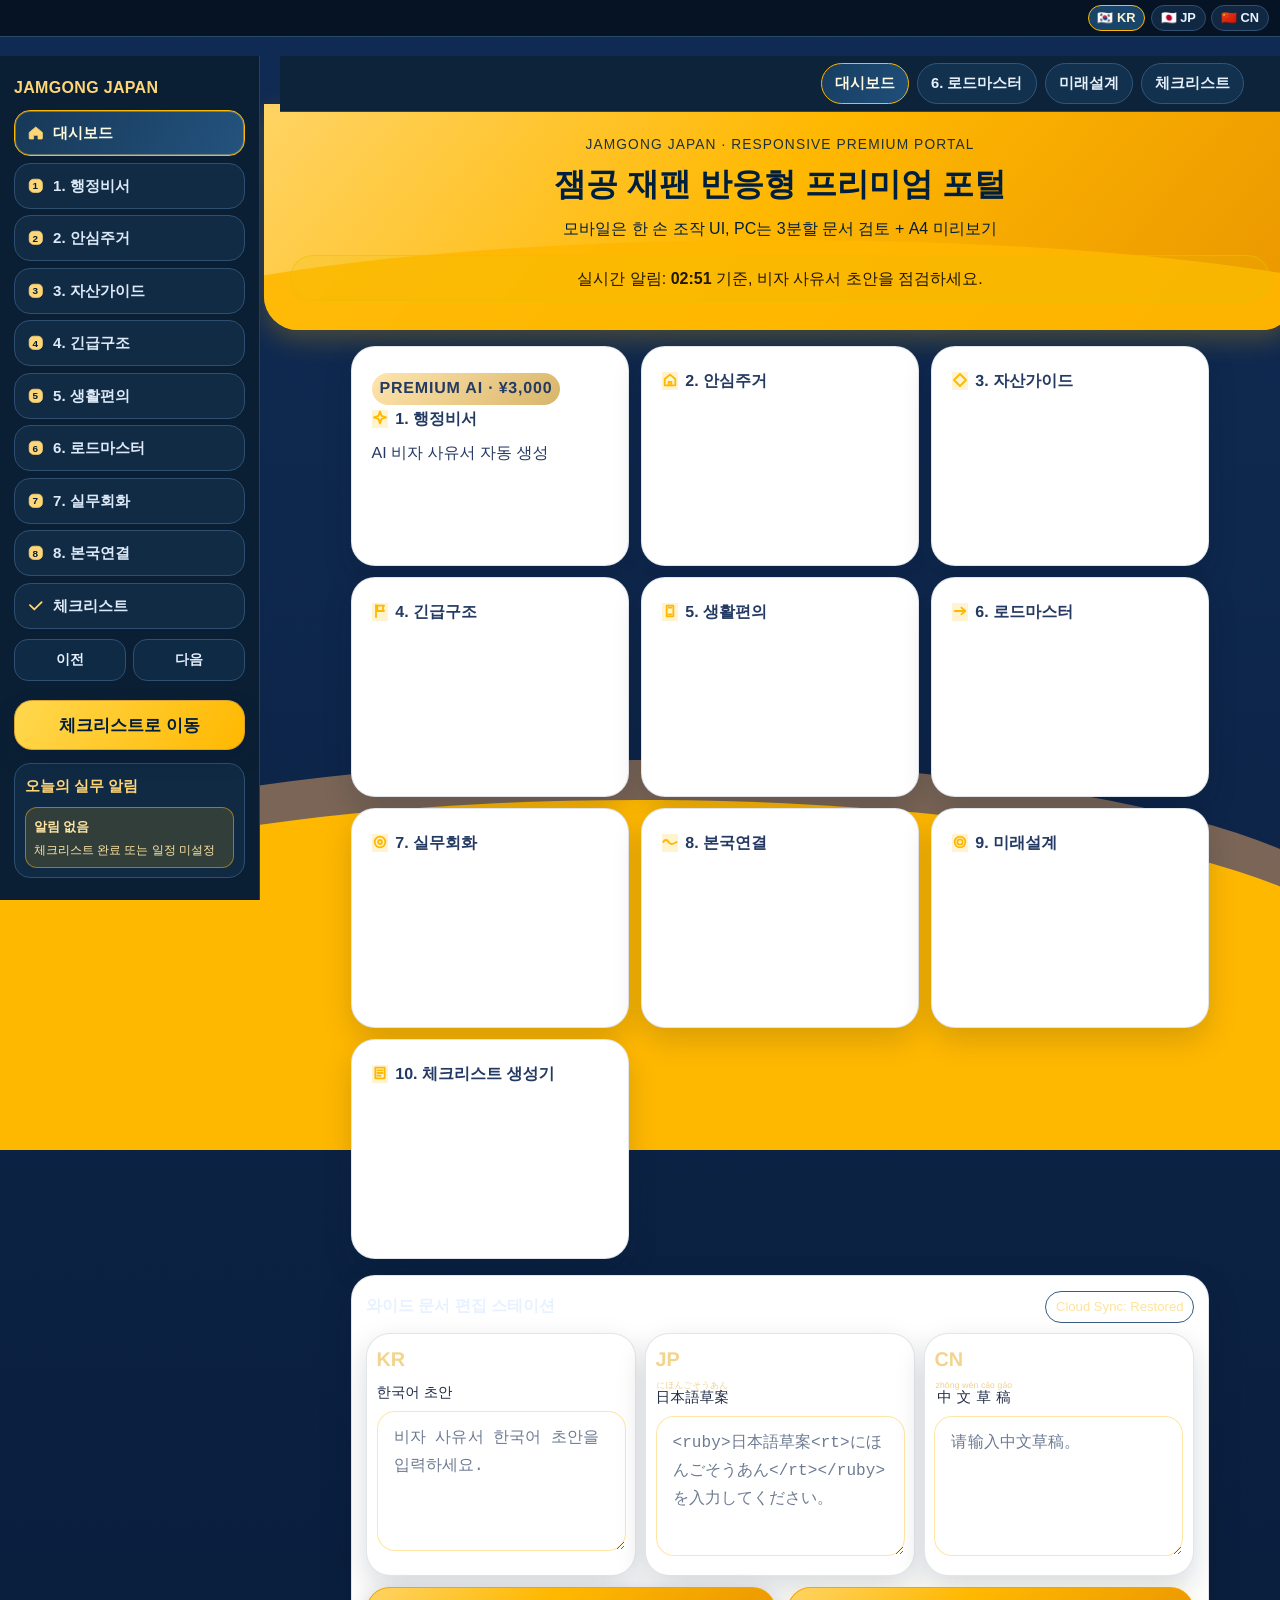
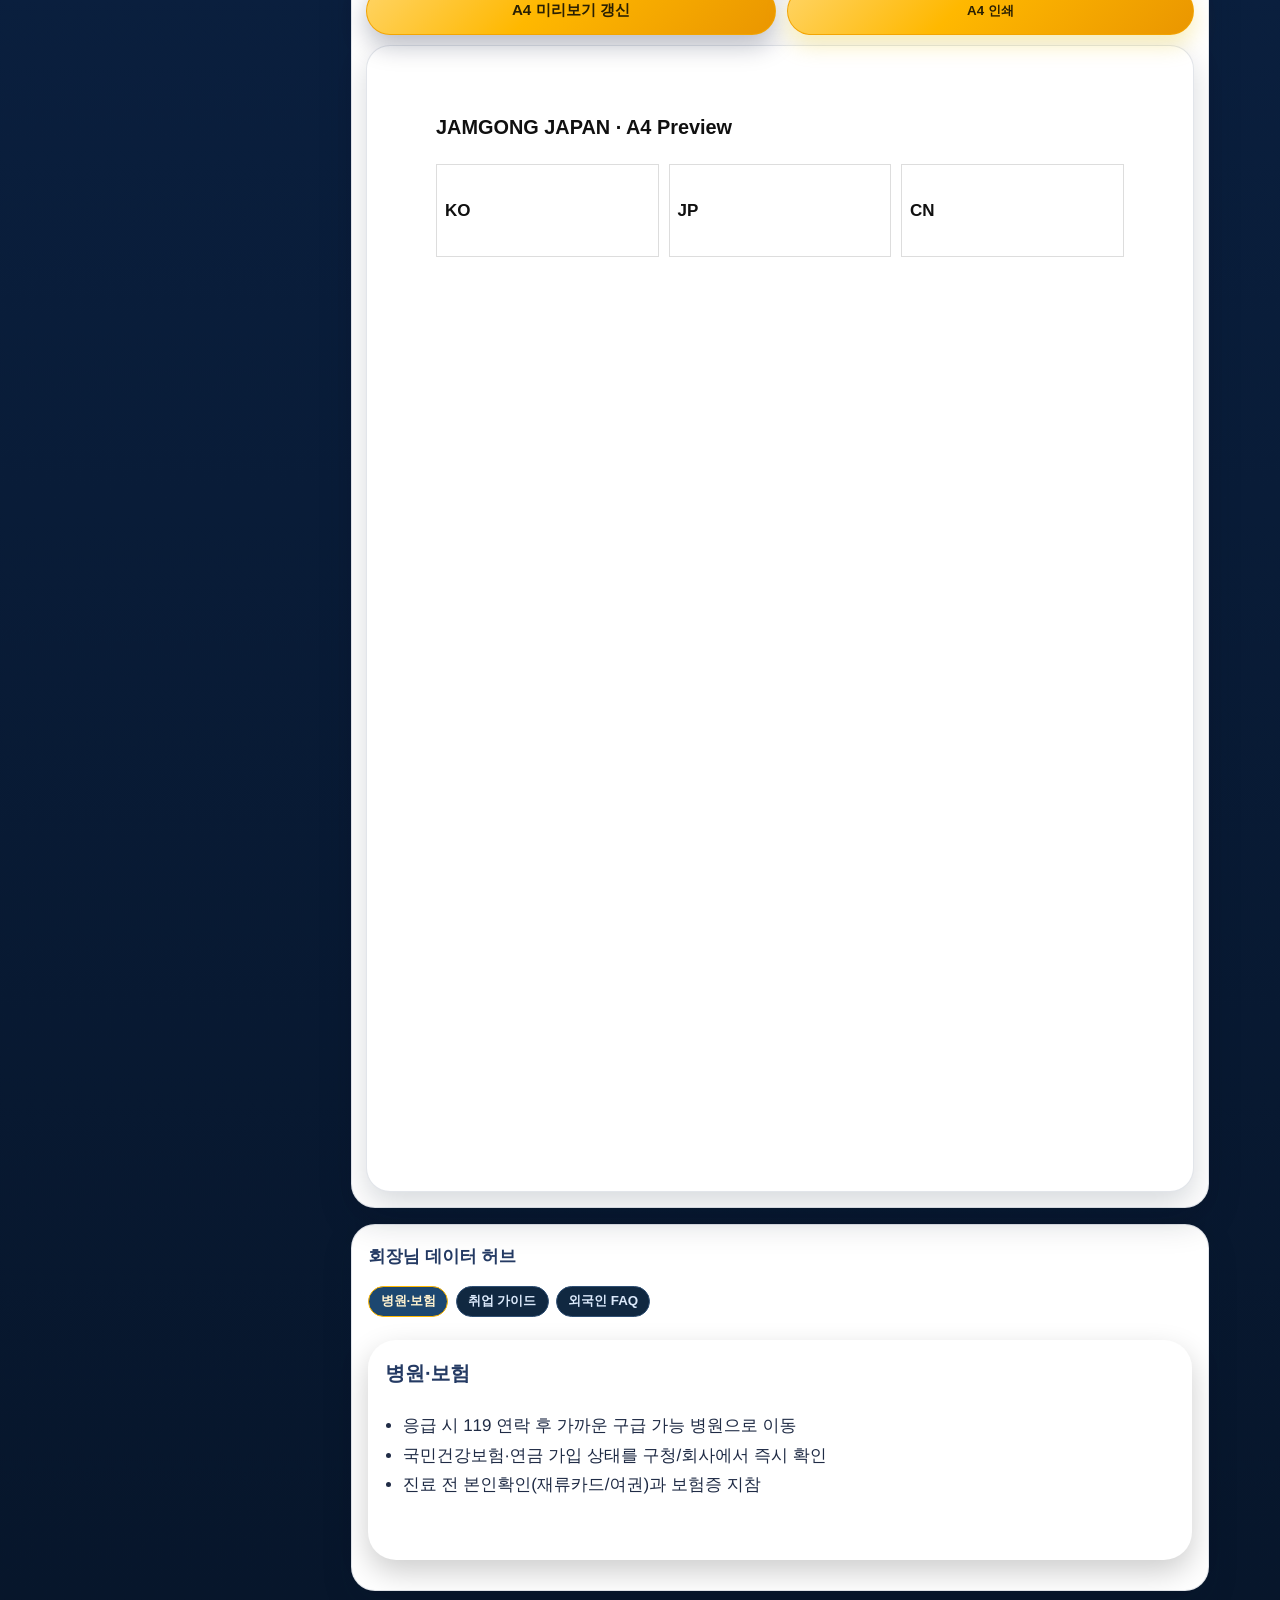
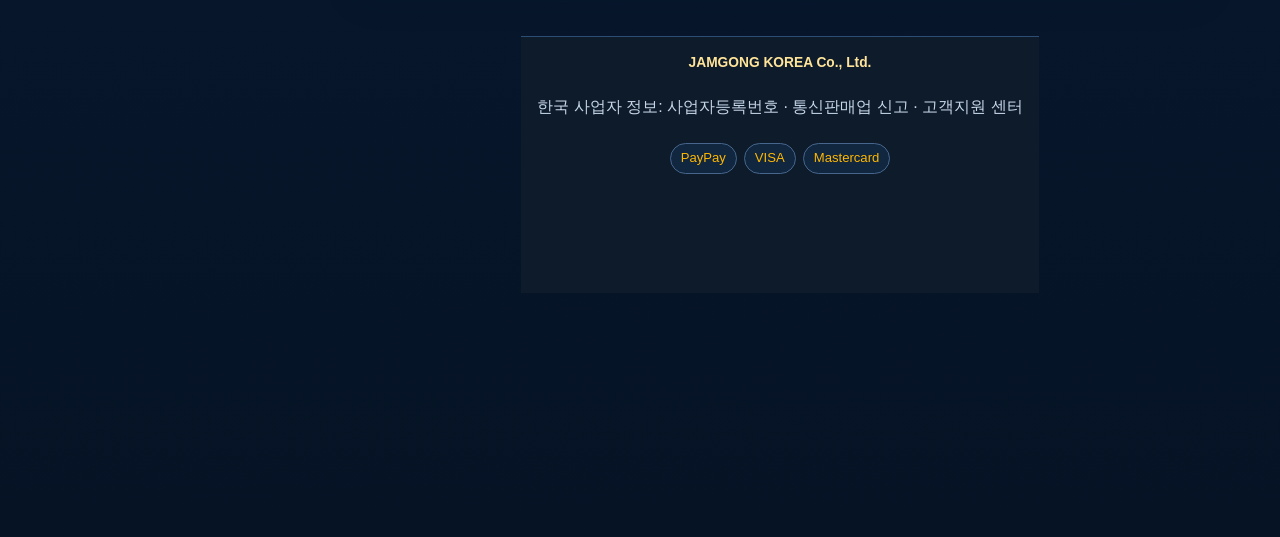
<file: index.html>
<!DOCTYPE html>
<html lang="ko">
<head>
  <meta charset="UTF-8">
  <meta name="viewport" content="width=device-width, initial-scale=1.0">
  <title>잼공 재팬 | 반응형 프리미엄 포털</title>
  <link rel="stylesheet" href="style.css">
  <link rel="manifest" href="manifest.json">
  <meta name="theme-color" content="#0A192F">
</head>
<body class="lang-ko">
  <nav class="lang-tabs" aria-label="언어 전환">
    <button class="lang-btn active" data-set-lang="ko" type="button">한국어</button>
    <button class="lang-btn" data-set-lang="ja" type="button">日本語</button>
    <button class="lang-btn" data-set-lang="zh" type="button">简体中文</button>
  </nav>

  <header class="hero dashboard-hero">
    <p class="eyebrow">JAMGONG JAPAN · RESPONSIVE PREMIUM PORTAL</p>
    <h1>
      <span class="lang-block ko">잼공 재팬 반응형 프리미엄 포털</span>
      <span class="lang-block ja"><ruby>ジャムゴン<rt>じゃむごん</rt></ruby><ruby>ジャパン<rt>じゃぱん</rt></ruby><ruby>対応型<rt>たいおうがた</rt></ruby>プレミアムポータル</span>
      <span class="lang-block zh"><ruby>匠工日本<rt>jiàng gōng rì běn</rt></ruby><ruby>响应式高级门户<rt>xiǎng yìng shì gāo jí mén hù</rt></ruby></span>
    </h1>
    <p class="hero-copy">
      <span class="lang-block ko">모바일은 한 손 조작 UI, PC는 3분할 문서 검토 + A4 미리보기</span>
      <span class="lang-block ja"><ruby>モバイル<rt>もばいる</rt></ruby>は<ruby>片手操作<rt>かたてそうさ</rt></ruby>UI、PCは3<ruby>分割検討<rt>ぶんかつけんとう</rt></ruby>+A4<ruby>表示<rt>ひょうじ</rt></ruby></span>
      <span class="lang-block zh"><ruby>移动端单手操作<rt>yí dòng duān dān shǒu cāo zuò</rt></ruby>，PC<ruby>三栏对照<rt>sān lán duì zhào</rt></ruby>+A4<ruby>预览<rt>yù lǎn</rt></ruby></span>
    </p>
    <div class="oracle-strip" aria-live="polite">
      <p class="lang-block ko">실시간 알림: <strong id="oracle-time-ko">--:--</strong> 기준, 비자 사유서 초안을 점검하세요.</p>
      <p class="lang-block ja"><ruby>リアルタイム通知<rt>りあるたいむつうち</rt></ruby>：<strong id="oracle-time-ja">--:--</strong><ruby>時点<rt>じてん</rt></ruby>でビザ<ruby>理由書<rt>りゆうしょ</rt></ruby><ruby>草案<rt>そうあん</rt></ruby>を<ruby>点検<rt>てんけん</rt></ruby>してください。</p>
      <p class="lang-block zh"><ruby>实时提醒<rt>shí shí tí xǐng</rt></ruby>：<strong id="oracle-time-zh">--:--</strong><ruby>时点<rt>shí diǎn</rt></ruby><ruby>检查签证说明书草稿<rt>jiǎn chá qiān zhèng shuō míng shū cǎo gǎo</rt></ruby>。</p>
    </div>
  </header>

  <main class="dashboard-main">
    <section class="dashboard card-grid" aria-label="9대 핵심 카테고리">
      <a class="card-link premium-trigger" href="admin-secretary.html" data-open-modal="#index-pay-modal">
        <article class="card premium-admin">
          <p class="premium-badge">PREMIUM AI · ¥3,000</p>
          <h2><span class="icon-gold" aria-hidden="true"><svg class="svg-icon" viewBox="0 0 24 24" aria-hidden="true"><path d="M12 2l2.3 6.7L21 11l-6.7 2.3L12 20l-2.3-6.7L3 11l6.7-2.3z"/></svg></span> <span class="lang-block ko">1. 행정비서</span><span class="lang-block ja">1. <ruby>行政<rt>ぎょうせい</rt></ruby><ruby>支援<rt>しえん</rt></ruby></span><span class="lang-block zh">1. <ruby>行政<rt>xíngzhèng</rt></ruby><ruby>助理<rt>zhùlǐ</rt></ruby></span></h2>
          <p><span class="lang-block ko">AI 비자 사유서 자동 생성</span><span class="lang-block ja"><ruby>AI<rt>えーあい</rt></ruby>ビザ<ruby>理由書<rt>りゆうしょ</rt></ruby><ruby>自動作成<rt>じどうさくせい</rt></ruby></span><span class="lang-block zh"><ruby>AI签证说明书<rt>AI qiānzhèng shuōmíngshū</rt></ruby><ruby>自动生成<rt>zìdòng shēngchéng</rt></ruby></span></p>
        </article>
      </a>
      <a class="card-link" href="safe-housing.html"><article class="card"><h2><span class="icon-gold" aria-hidden="true"><svg class="svg-icon" viewBox="0 0 24 24" aria-hidden="true"><path d="M4 10.5L12 4l8 6.5V20H4z"/><path d="M10 20v-5h4v5"/></svg></span> <span class="lang-block ko">2. 안심주거</span><span class="lang-block ja">2. <ruby>安心住居<rt>あんしんじゅうきょ</rt></ruby></span><span class="lang-block zh">2. <ruby>安心住房<rt>ānxīn zhùfáng</rt></ruby></span></h2></article></a>
      <a class="card-link" href="asset-guide.html"><article class="card"><h2><span class="icon-gold" aria-hidden="true"><svg class="svg-icon" viewBox="0 0 24 24" aria-hidden="true"><path d="M12 3l9 9-9 9-9-9z"/></svg></span> <span class="lang-block ko">3. 자산가이드</span><span class="lang-block ja">3. <ruby>資産案内<rt>しさんあんない</rt></ruby></span><span class="lang-block zh">3. <ruby>资产指南<rt>zīchǎn zhǐnán</rt></ruby></span></h2></article></a>
      <a class="card-link" href="emergency-rescue.html"><article class="card"><h2><span class="icon-gold" aria-hidden="true"><svg class="svg-icon" viewBox="0 0 24 24" aria-hidden="true"><path d="M6 3v18"/><path d="M8 4h10l-2 4 2 4H8z"/></svg></span> <span class="lang-block ko">4. 긴급구조</span><span class="lang-block ja">4. <ruby>緊急救助<rt>きんきゅうきゅうじょ</rt></ruby></span><span class="lang-block zh">4. <ruby>紧急救助<rt>jǐnjí jiùzhù</rt></ruby></span></h2></article></a>
      <a class="card-link" href="digital-help.html"><article class="card"><h2><span class="icon-gold" aria-hidden="true"><svg class="svg-icon" viewBox="0 0 24 24" aria-hidden="true"><path d="M7 4h10v16H7z"/><path d="M10 7h4M10 17h4"/></svg></span> <span class="lang-block ko">5. 생활편의</span><span class="lang-block ja">5. <ruby>生活便利<rt>せいかつべんり</rt></ruby></span><span class="lang-block zh">5. <ruby>生活便利<rt>shēnghuó biànlì</rt></ruby></span></h2></article></a>
      <a class="card-link" href="roadmaster.html"><article class="card"><h2><span class="icon-gold" aria-hidden="true"><svg class="svg-icon" viewBox="0 0 24 24" aria-hidden="true"><path d="M4 12h14"/><path d="M14 7l6 5-6 5"/></svg></span> <span class="lang-block ko">6. 로드마스터</span><span class="lang-block ja">6. <ruby>行動指針<rt>こうどうししん</rt></ruby></span><span class="lang-block zh">6. <ruby>路线总览<rt>lùxiàn zǒnglǎn</rt></ruby></span></h2></article></a>
      <a class="card-link" href="practical-conversation.html"><article class="card"><h2><span class="icon-gold" aria-hidden="true"><svg class="svg-icon" viewBox="0 0 24 24" aria-hidden="true"><circle cx="12" cy="12" r="8"/><circle cx="12" cy="12" r="3"/></svg></span> <span class="lang-block ko">7. 실무회화</span><span class="lang-block ja">7. <ruby>実務会話<rt>じつむかいわ</rt></ruby></span><span class="lang-block zh">7. <ruby>实务会话<rt>shíwù huìhuà</rt></ruby></span></h2></article></a>
      <a class="card-link" href="homeland-connect.html"><article class="card"><h2><span class="icon-gold" aria-hidden="true"><svg class="svg-icon" viewBox="0 0 24 24" aria-hidden="true"><path d="M2 12c2-4 6-4 8 0s6 4 12 0"/></svg></span> <span class="lang-block ko">8. 본국연결</span><span class="lang-block ja">8. <ruby>本国連携<rt>ほんごくれんけい</rt></ruby></span><span class="lang-block zh">8. <ruby>本国连接<rt>běnguó liánjiē</rt></ruby></span></h2></article></a>
      <a class="card-link" href="future-planning.html"><article class="card"><h2><span class="icon-gold" aria-hidden="true"><svg class="svg-icon" viewBox="0 0 24 24" aria-hidden="true"><circle cx="12" cy="12" r="8"/><circle cx="12" cy="12" r="4"/></svg></span> <span class="lang-block ko">9. 미래설계</span><span class="lang-block ja">9. <ruby>未来設計<rt>みらいせっけい</rt></ruby></span><span class="lang-block zh">9. <ruby>未来规划<rt>wèi lái guī huà</rt></ruby></span></h2></article></a>
      <a class="card-link" href="checklist-generator.html"><article class="card"><h2><span class="icon-gold" aria-hidden="true"><svg class="svg-icon" viewBox="0 0 24 24" aria-hidden="true"><path d="M5 4h14v16H5z"/><path d="M8 8h8M8 12h8M8 16h5"/></svg></span> <span class="lang-block ko">10. 체크리스트 생성기</span><span class="lang-block ja">10. <ruby>チェックリスト生成<rt>せいせい</rt></ruby></span><span class="lang-block zh">10. <ruby>清单生成器<rt>qīng dān shēng chéng qì</rt></ruby></span></h2></article></a>
    </section>

    <section class="desktop-workbench" aria-label="desktop editor">
      <div class="workbench-head">
        <h2>
          <span class="lang-block ko">와이드 문서 편집 스테이션</span>
          <span class="lang-block ja"><ruby>ワイド文書編集<rt>わいどぶんしょへんしゅう</rt></ruby>ステーション</span>
          <span class="lang-block zh"><ruby>宽屏文书编辑台<rt>kuān píng wén shū biān jí tái</rt></ruby></span>
        </h2>
        <div class="sync-state" id="sync-state">Cloud Sync: Standby</div>
      </div>

      <div class="tri-compare">
        <article class="doc-pane ko-pane">
          <h3>KR</h3>
          <label for="doc-ko">한국어 초안</label>
          <textarea id="doc-ko" class="doc-input" placeholder="비자 사유서 한국어 초안을 입력하세요."></textarea>
        </article>
        <article class="doc-pane ja-pane">
          <h3>JP</h3>
          <label for="doc-ja"><ruby>日本語草案<rt>にほんごそうあん</rt></ruby></label>
          <textarea id="doc-ja" class="doc-input" placeholder="<ruby>日本語草案<rt>にほんごそうあん</rt></ruby>を入力してください。"></textarea>
        </article>
        <article class="doc-pane zh-pane">
          <h3>CN</h3>
          <label for="doc-zh"><ruby>中文草稿<rt>zhōng wén cǎo gǎo</rt></ruby></label>
          <textarea id="doc-zh" class="doc-input" placeholder="请输入中文草稿。"></textarea>
        </article>
      </div>

      <div class="print-controls">
        <button class="action-btn" type="button" id="refresh-a4">A4 미리보기 갱신</button>
        <button class="gold-cta print-btn" type="button" id="print-a4">A4 인쇄</button>
      </div>

      <section class="a4-preview-wrap">
        <article class="a4-sheet" id="a4-preview">
          <h3>JAMGONG JAPAN · A4 Preview</h3>
          <div class="a4-grid">
            <section>
              <h4>KO</h4>
              <p id="a4-ko"></p>
            </section>
            <section>
              <h4>JP</h4>
              <p id="a4-ja"></p>
            </section>
            <section>
              <h4>CN</h4>
              <p id="a4-zh"></p>
            </section>
          </div>
        </article>
      </section>
    </section>
  
    <section id="chairman-data-slot"></section>
  </main>

  <div class="index-action-bar" aria-label="결제 액션 바">
    <button class="premium-banner-btn gold-cta" type="button" data-open-modal="#index-pay-modal">
      <span class="lang-block ko">AI 비자 사유서 자동 생성 시작</span>
      <span class="lang-block ja"><ruby>AI<rt>えーあい</rt></ruby>ビザ<ruby>理由書<rt>りゆうしょ</rt></ruby><ruby>自動作成<rt>じどうさくせい</rt></ruby>を<ruby>開始<rt>かいし</rt></ruby></span>
      <span class="lang-block zh"><ruby>开始AI签证说明书自动生成<rt>kāi shǐ AI qiānzhèng shuōmíngshū zìdòng shēngchéng</rt></ruby></span>
    </button>
  </div>

  <div id="index-pay-modal" class="pay-modal" hidden>
    <div class="pay-modal-card" role="dialog" aria-modal="true" aria-labelledby="index-pay-title">
      <h3 id="index-pay-title">AI 비자 사유서 자동 생성 결제</h3>
      <p>
        <span class="lang-block ko">PayPay 또는 카드 결제로 이용할 수 있습니다.</span>
        <span class="lang-block ja">PayPayまたはカード<ruby>決済<rt>けっさい</rt></ruby>で<ruby>利用可能<rt>りようかのう</rt></ruby>です。</span>
        <span class="lang-block zh"><ruby>可通过PayPay或信用卡支付使用<rt>kě tōng guò PayPay huò xìnyòngkǎ zhīfù shǐyòng</rt></ruby>。</span>
      </p>
      <div class="payment-row"><button class="pay-btn paypay" type="button">PayPay</button><button class="pay-btn card" type="button">Credit Card</button></div>
      <div class="action-row"><button class="action-btn" type="button" data-close-modal>닫기</button></div>
    </div>
  </div>

  <footer class="partner-slot biz-footer">
    <p class="biz-title">JAMGONG KOREA Co., Ltd.</p>
    <p>
      <span class="lang-block ko">한국 사업자 정보: 사업자등록번호 · 통신판매업 신고 · 고객지원 센터</span>
      <span class="lang-block ja"><ruby>韓国事業者情報<rt>かんこくじぎょうしゃじょうほう</rt></ruby>：<ruby>事業者登録番号<rt>じぎょうしゃとうろくばんごう</rt></ruby>・<ruby>通信販売届出<rt>つうしんはんばいとどけで</rt></ruby>・<ruby>顧客支援<rt>こきゃくしえん</rt></ruby></span>
      <span class="lang-block zh"><ruby>韩国企业信息<rt>hán guó qǐ yè xìn xī</rt></ruby>：<ruby>营业登记号<rt>yíng yè dēng jì hào</rt></ruby>·<ruby>电商备案<rt>diàn shāng bèi àn</rt></ruby>·<ruby>客服中心<rt>kè fú zhōng xīn</rt></ruby></span>
    </p>
    <div class="payment-logos" aria-label="global payments">
      <span>PayPay</span><span>VISA</span><span>Mastercard</span>
    </div>
  </footer>

  <script src="app.js"></script>
</body>
</html>
</file>
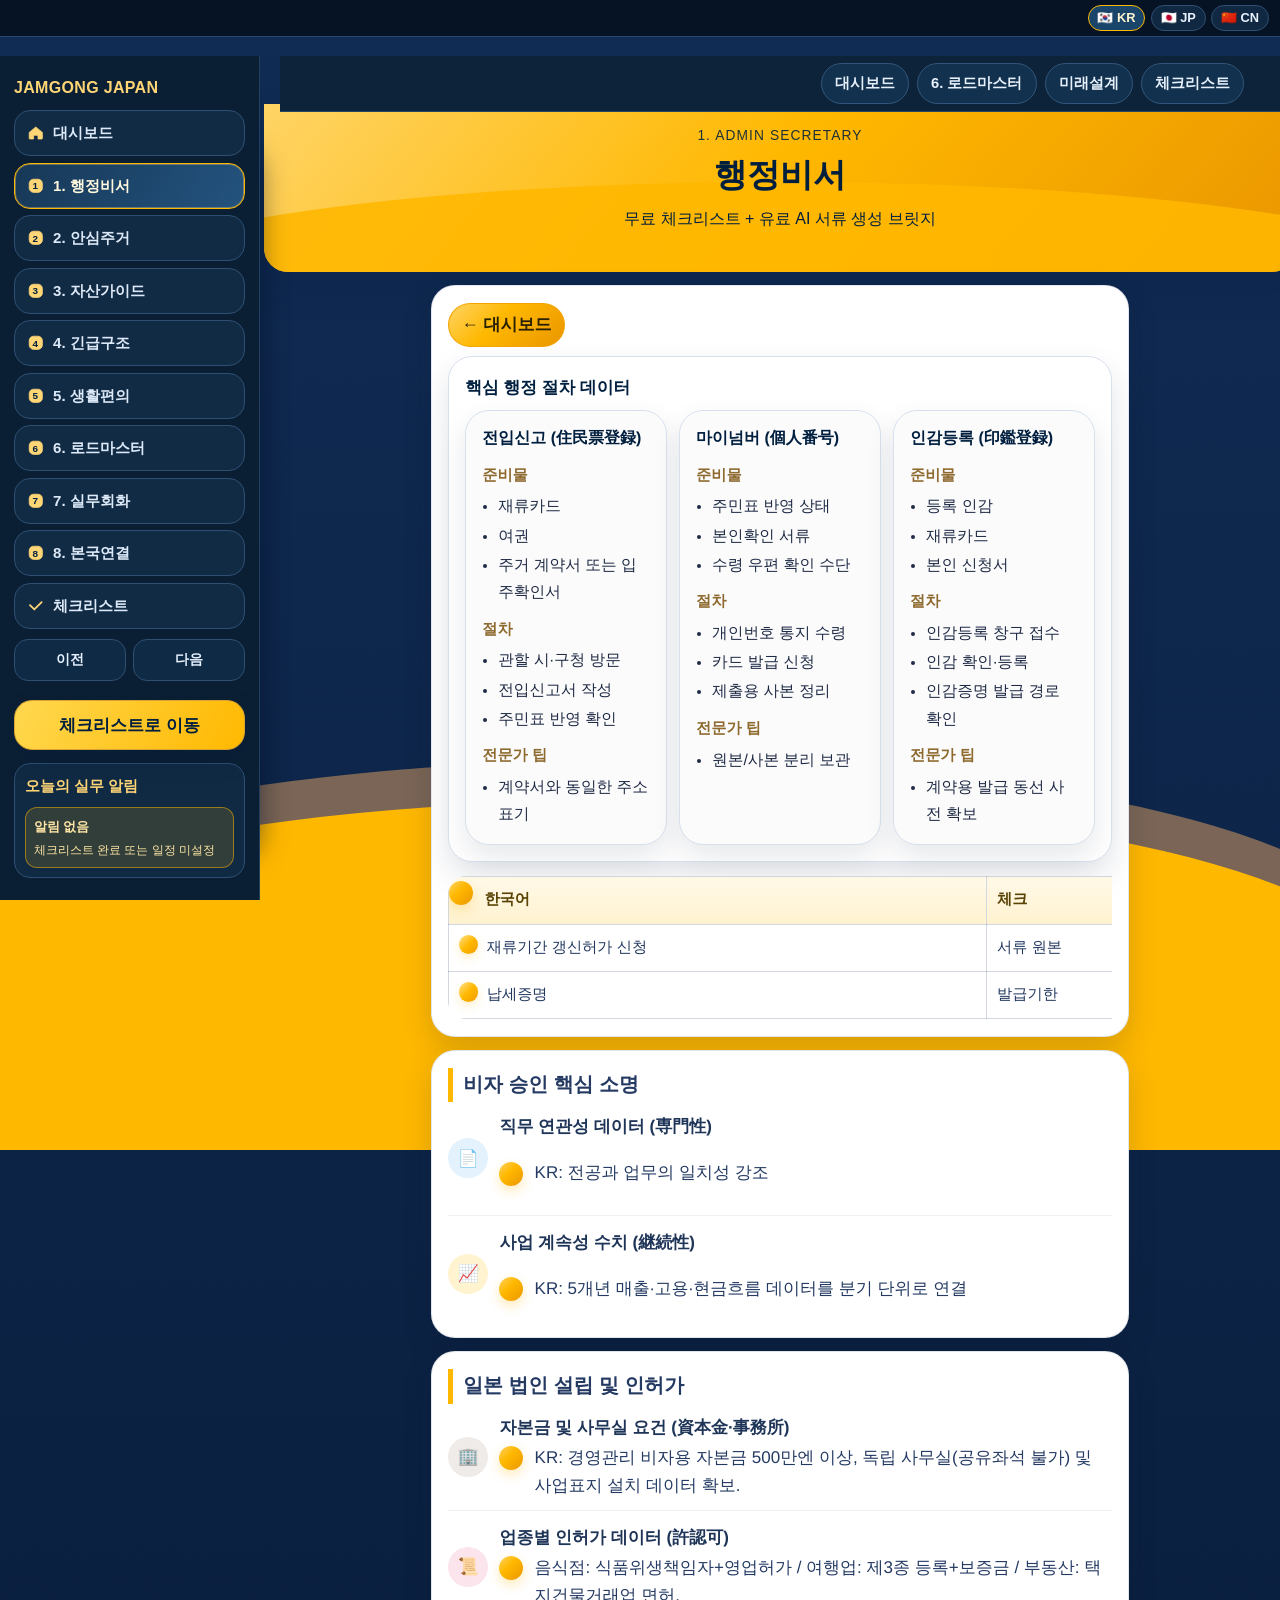
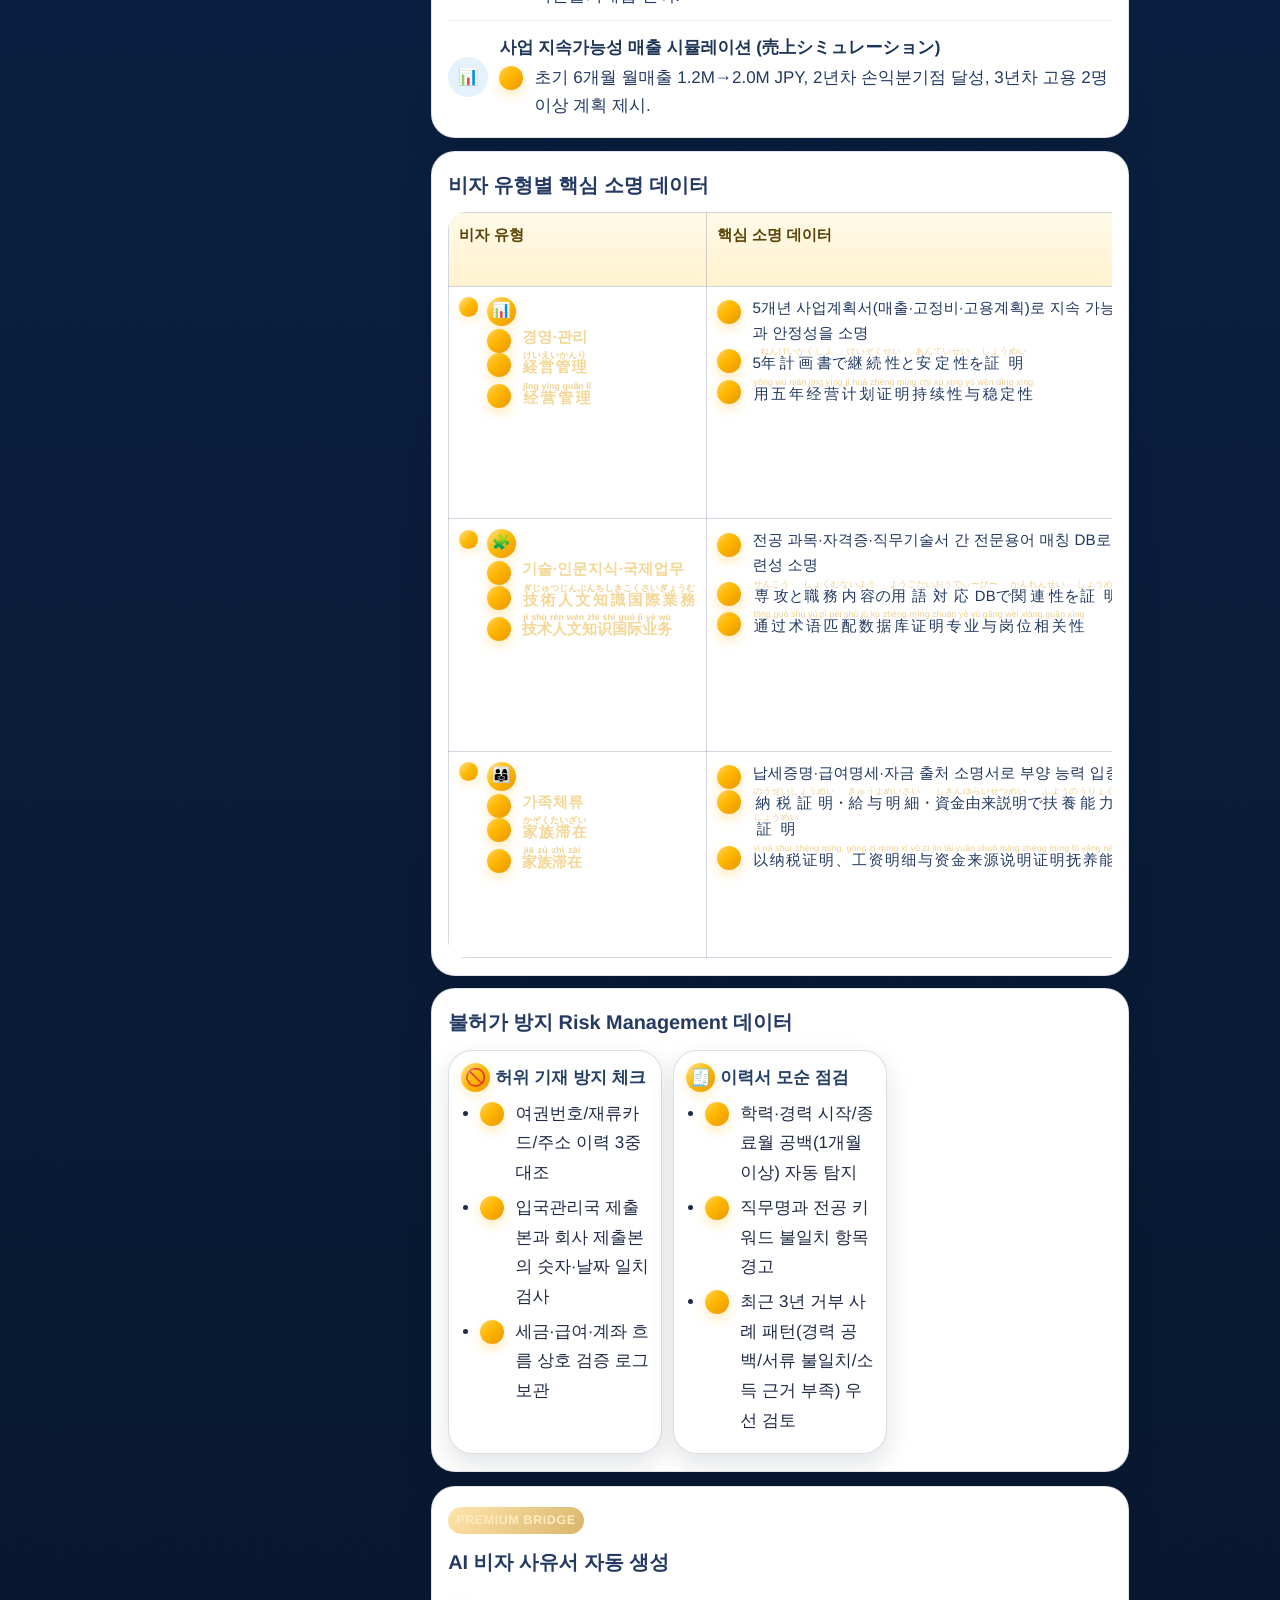
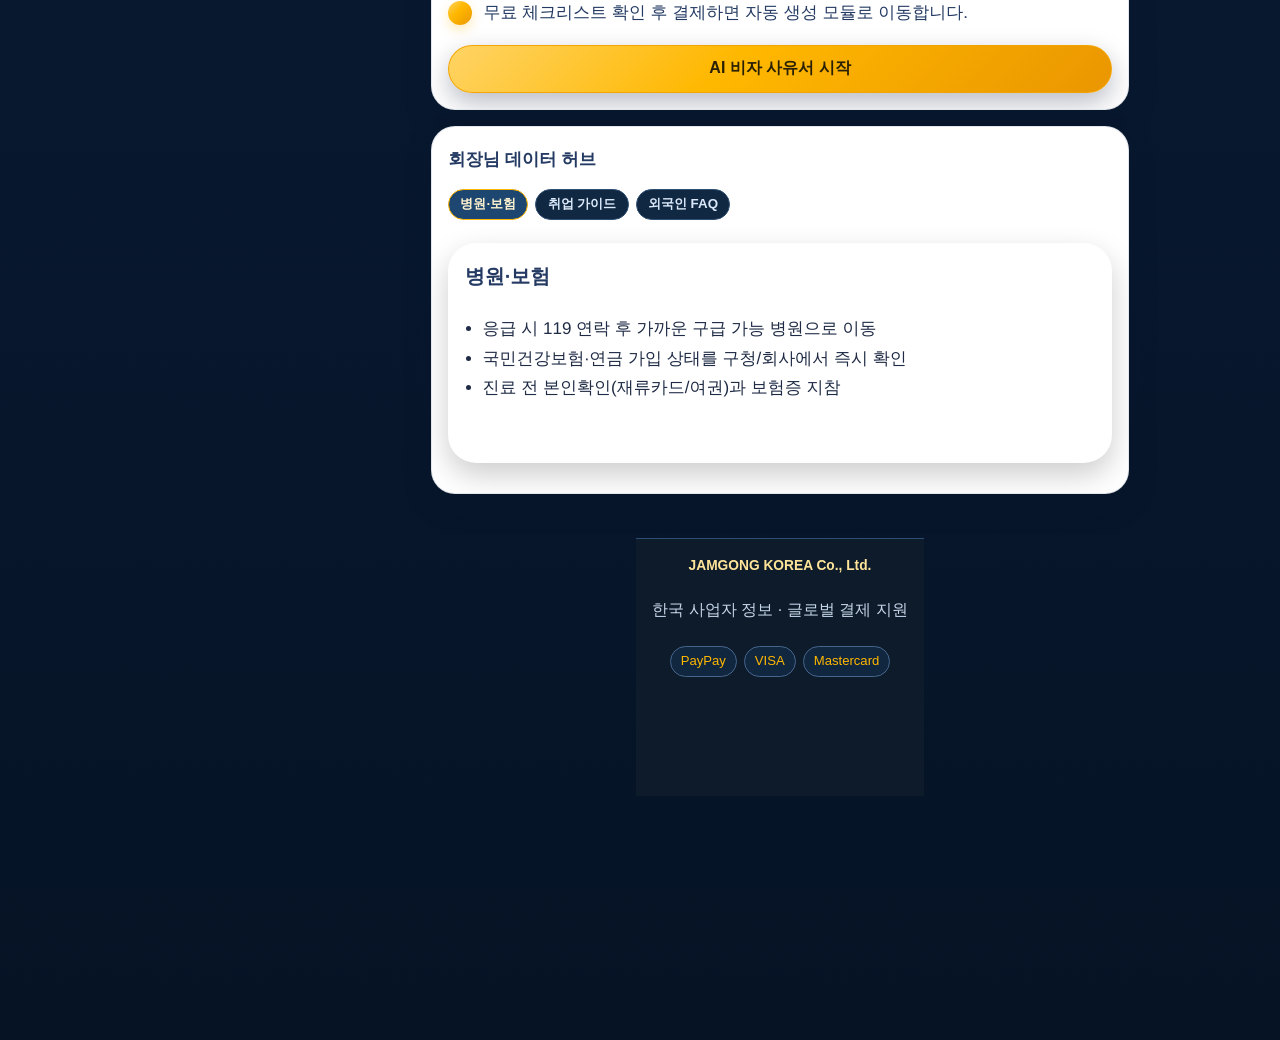
<file: admin-secretary.html>
<!DOCTYPE html>
<html lang="ko">
<head>
  <meta charset="UTF-8">
  <meta name="viewport" content="width=device-width, initial-scale=1.0">
  <title>1. 행정비서</title>
  <link rel="stylesheet" href="style.css">
  <link rel="manifest" href="manifest.json">
  <meta name="theme-color" content="#0A192F">

  <style>
    html, body {
      font-size: 16px;
      line-height: 1.6;
    }
    .admin-hero {
      background: #FFB800;
      color: #001f3f;
      border-bottom-left-radius: 24px;
      border-bottom-right-radius: 24px;
      box-shadow: 0 16px 36px rgba(0, 29, 63, 0.16);
      min-height: 168px;
      padding: 1.25rem 1rem 1rem;
    }
    .admin-hero .eyebrow,
    .admin-hero h1,
    .admin-hero .hero-copy { color: #001f3f; }

    main {
      max-width: 720px;
      padding: 0.85rem 0.7rem 7.5rem;
    }

    main > section.principles,
    main > section.content-card,
    main > section.premium-card {
      border-radius: 24px;
      box-shadow: 0 14px 34px rgba(0, 29, 63, 0.12);
      overflow: hidden;
      padding-left: 16px;
      padding-right: 16px;
    }

    .secretary-workflow {
      margin-bottom: 0.9rem;
      border: 1px solid #d8e1ee;
      border-radius: 24px;
      background: #ffffff;
      box-shadow: 0 14px 32px rgba(0, 29, 63, 0.12);
      padding: 1rem 16px;
    }
    .secretary-workflow h2 {
      margin: 0 0 0.5rem;
      color: #001f3f;
      font-size: 1.05rem;
    }
    .workflow-grid {
      display: grid;
      gap: 0.75rem;
      grid-template-columns: 1fr;
    }
    .workflow-card {
      border: 1px solid #d7e0ec;
      border-radius: 24px;
      padding: 0.85rem 16px;
      background: #fbfbfc;
      box-shadow: 0 12px 28px rgba(0, 29, 63, 0.1);
    }
    .workflow-card h3 {
      margin: 0 0 0.45rem;
      font-size: 1rem;
      color: #001f3f;
    }
    .workflow-block { margin-top: 0.45rem; }
    .workflow-label {
      display: inline-block;
      font-weight: 900;
      color: #8e6a2f;
      margin-bottom: 0.15rem;
      font-size: 0.95rem;
    }
    .workflow-card ul { margin: 0; padding-left: 1rem; }
    .workflow-card li { margin: 0.12rem 0; font-size: 0.98rem; }

    .action-row,
    .payment-row {
      display: grid;
      gap: 0.55rem;
      grid-template-columns: 1fr;
    }
    .action-row .cta-btn,
    .action-row .action-btn,
    .payment-row .pay-btn {
      width: 100%;
      min-height: 48px;
      border-radius: 24px;
      font-size: 1rem;
    }

    .checklist-return {
      position: fixed;
      left: 0;
      right: 0;
      bottom: calc(58px + env(safe-area-inset-bottom));
      z-index: 25;
      padding: 0.5rem 0.8rem;
      display: flex;
      justify-content: center;
      background: linear-gradient(180deg, rgba(248, 249, 250, 0), rgba(248, 249, 250, 0.95) 35%, rgba(248, 249, 250, 1));
    }
    .checklist-return .cta-btn {
      width: 100%;
      max-width: 720px;
      border-radius: 24px;
      text-decoration: none;
      display: inline-flex;
      align-items: center;
      justify-content: center;
      min-height: 52px;
      box-shadow: 0 12px 24px rgba(0, 29, 63, 0.2);
    }

    @media (min-width: 900px) {
      .checklist-return {
        position: static;
        background: transparent;
        padding: 0;
        margin-top: 0.9rem;
      }
      main { padding-bottom: 1rem; }
      .workflow-grid { grid-template-columns: repeat(3, minmax(0, 1fr)); }
    }
  </style>
</head>
<body>
  <nav class="lang-tabs" aria-label="언어 전환">
    <button class="lang-btn" data-set-lang="ko" type="button">한국어</button>
    <button class="lang-btn" data-set-lang="ja" type="button">日本語</button>
    <button class="lang-btn" data-set-lang="zh" type="button">简体中文</button>
  </nav>

  <header class="hero admin-hero">
    <p class="eyebrow">1. ADMIN SECRETARY</p>
    <h1>행정비서</h1>
    <p class="hero-copy">무료 체크리스트 + 유료 AI 서류 생성 브릿지</p>
  </header>

  <main>
    <section class="principles">
      <a class="back-link" href="index.html">← 대시보드</a>

      <section class="secretary-workflow" aria-label="행정 실무 절차">
        <h2>핵심 행정 절차 데이터</h2>
        <div class="workflow-grid">
          <article class="workflow-card">
            <h3>전입신고 (住民票登録)</h3>
            <div class="workflow-block">
              <span class="workflow-label">준비물</span>
              <ul><li>재류카드</li><li>여권</li><li>주거 계약서 또는 입주확인서</li></ul>
            </div>
            <div class="workflow-block">
              <span class="workflow-label">절차</span>
              <ul><li>관할 시·구청 방문</li><li>전입신고서 작성</li><li>주민표 반영 확인</li></ul>
            </div>
            <div class="workflow-block">
              <span class="workflow-label">전문가 팁</span>
              <ul><li>계약서와 동일한 주소 표기</li></ul>
            </div>
          </article>
          <article class="workflow-card">
            <h3>마이넘버 (個人番号)</h3>
            <div class="workflow-block">
              <span class="workflow-label">준비물</span>
              <ul><li>주민표 반영 상태</li><li>본인확인 서류</li><li>수령 우편 확인 수단</li></ul>
            </div>
            <div class="workflow-block">
              <span class="workflow-label">절차</span>
              <ul><li>개인번호 통지 수령</li><li>카드 발급 신청</li><li>제출용 사본 정리</li></ul>
            </div>
            <div class="workflow-block">
              <span class="workflow-label">전문가 팁</span>
              <ul><li>원본/사본 분리 보관</li></ul>
            </div>
          </article>
          <article class="workflow-card">
            <h3>인감등록 (印鑑登録)</h3>
            <div class="workflow-block">
              <span class="workflow-label">준비물</span>
              <ul><li>등록 인감</li><li>재류카드</li><li>본인 신청서</li></ul>
            </div>
            <div class="workflow-block">
              <span class="workflow-label">절차</span>
              <ul><li>인감등록 창구 접수</li><li>인감 확인·등록</li><li>인감증명 발급 경로 확인</li></ul>
            </div>
            <div class="workflow-block">
              <span class="workflow-label">전문가 팁</span>
              <ul><li>계약용 발급 동선 사전 확보</li></ul>
            </div>
          </article>
        </div>
      </section>

      <div class="table-wrap">
        <table class="fact-table">
          <thead>
            <tr>
              <th class="col-ko">한국어</th>
              <th class="col-ja">日本語(ふりがな)</th>
              <th class="col-zh">中文(Pinyin)</th>
              <th>체크</th>
            </tr>
          </thead>
          <tbody>
            <tr>
              <td class="col-ko">재류기간 갱신허가 신청</td>
              <td class="col-ja"><ruby>在留期間更新許可申請<rt>ざいりゅうきかんこうしんきょかしんせい</rt></ruby></td>
              <td class="col-zh"><ruby>居留期间更新许可申请<rt>jū liú qī jiān gēng xīn xǔ kě shēn qǐng</rt></ruby></td>
              <td>서류 원본</td>
            </tr>
            <tr>
              <td class="col-ko">납세증명</td>
              <td class="col-ja"><ruby>納税証明<rt>のうぜいしょうめい</rt></ruby></td>
              <td class="col-zh"><ruby>纳税证明<rt>nà shuì zhèng míng</rt></ruby></td>
              <td>발급기한</td>
            </tr>
          </tbody>
        </table>
      </div>
    </section>

    <section class="content-card engine-card principles">
      <h3 class="engine-title">비자 승인 핵심 소명</h3>
      <div class="data-row">
        <div class="icon-circle icon-blue" aria-hidden="true">📄</div>
        <div>
          <strong class="data-strong">직무 연관성 데이터 (専門性)</strong>
          <p class="col-ko">KR: 전공과 업무의 일치성 강조</p>
          <p class="col-ja">JP: <ruby>専攻<rt>せんこう</rt></ruby>と<ruby>業務<rt>ぎょうむ</rt></ruby>の<ruby>一致性<rt>いっちせい</rt></ruby></p>
          <p class="col-zh">CN: <ruby>专业与业务的一致性<rt>zhuān yè yǔ yè wù de yī zhì xìng</rt></ruby></p>
        </div>
      </div>
      <div class="data-row">
        <div class="icon-circle icon-gold" aria-hidden="true">📈</div>
        <div>
          <strong class="data-strong">사업 계속성 수치 (継続性)</strong>
          <p class="col-ko">KR: 5개년 매출·고용·현금흐름 데이터를 분기 단위로 연결</p>
          <p class="col-ja">JP: 5<ruby>年間売上<rt>ねんかんうりあげ</rt></ruby>・<ruby>雇用計画<rt>こようけいかく</rt></ruby>・<ruby>資金繰<rt>しきんぐ</rt></ruby>りを<ruby>四半期単位<rt>しはんきたんい</rt></ruby>で<ruby>提示<rt>ていじ</rt></ruby></p>
          <p class="col-zh">CN: <ruby>五年营收、雇佣与现金流按季度连续展示<rt>wǔ nián yíng shōu, gù yōng yǔ xiàn jīn liú àn jì dù lián xù zhǎn shì</rt></ruby></p>
        </div>
      </div>
    </section>



    <section class="content-card engine-card principles corp-data-card">
      <h3 class="engine-title">일본 법인 설립 및 인허가</h3>
      <div class="data-row">
        <div class="icon-circle icon-brown" aria-hidden="true">🏢</div>
        <div>
          <strong class="data-strong">자본금 및 사무실 요건 (資本金·事務所)</strong>
          <p class="col-ko">KR: 경영관리 비자용 자본금 500만엔 이상, 독립 사무실(공유좌석 불가) 및 사업표지 설치 데이터 확보.</p>
          <p class="col-ja">JP: <ruby>資本金<rt>しほんきん</rt></ruby>500<ruby>万円以上<rt>まんえんいじょう</rt></ruby>、<ruby>独立事務所<rt>どくりつじむしょ</rt></ruby>と<ruby>看板設置<rt>かんばんせっち</rt></ruby>が<ruby>必須<rt>ひっす</rt></ruby>。</p>
          <p class="col-zh">CN: <ruby>经营管理签证需500万日元以上注册资本、独立办公室与营业标识<rt>jīng yíng guǎn lǐ qiān zhèng xū wǔ bǎi wàn rì yuán yǐ shàng zhù cè zī běn, dú lì bàn gōng shì yǔ yíng yè biāo zhì</rt></ruby>。</p>
        </div>
      </div>
      <div class="data-row">
        <div class="icon-circle icon-pink" aria-hidden="true">📜</div>
        <div>
          <strong class="data-strong">업종별 인허가 데이터 (許認可)</strong>
          <p class="col-ko">음식점: 식품위생책임자+영업허가 / 여행업: 제3종 등록+보증금 / 부동산: 택지건물거래업 면허.</p>
          <p class="col-ja"><ruby>飲食店<rt>いんしょくてん</rt></ruby>は<ruby>営業許可<rt>えいぎょうきょか</rt></ruby>、<ruby>旅行業<rt>りょこうぎょう</rt></ruby>は<ruby>登録<rt>とうろく</rt></ruby>、<ruby>不動産<rt>ふどうさん</rt></ruby>は<ruby>宅建業免許<rt>たっけんぎょうめんきょ</rt></ruby>が<ruby>必要<rt>ひつよう</rt></ruby>。</p>
          <p class="col-zh">CN: <ruby>餐饮业需营业许可，旅行业需登记及保证金，不动产业需宅建业许可<rt>cān yǐn yè xū yíng yè xǔ kě, lǚ xíng yè xū dēng jì jí bǎo zhèng jīn, bù dòng chǎn yè xū zhái jiàn yè xǔ kě</rt></ruby>。</p>
        </div>
      </div>
      <div class="data-row">
        <div class="icon-circle icon-blue" aria-hidden="true">📊</div>
        <div>
          <strong class="data-strong">사업 지속가능성 매출 시뮬레이션 (売上シミュレーション)</strong>
          <p class="col-ko">초기 6개월 월매출 1.2M→2.0M JPY, 2년차 손익분기점 달성, 3년차 고용 2명 이상 계획 제시.</p>
          <p class="col-ja">JP: 6<ruby>ヶ月<rt>かげつ</rt></ruby><ruby>売上<rt>うりあげ</rt></ruby>1.2M→2.0M JPY、2<ruby>年目黒字化<rt>ねんめくろじか</rt></ruby>、3<ruby>年目雇用2名以上<rt>ねんめこようにめいいじょう</rt></ruby>。</p>
          <p class="col-zh">CN: <ruby>前6个月月营收由120万升至200万日元，第2年盈亏平衡，第3年雇佣2人以上<rt>qián liù gè yuè yuè yíng shōu yóu yī bǎi èr shí wàn shēng zhì liǎng bǎi wàn rì yuán, dì èr nián yíng kuī píng héng, dì sān nián gù yōng liǎng rén yǐ shàng</rt></ruby>。</p>
        </div>
      </div>
    </section>
    <section class="principles visa-data-block">
      <h3>비자 유형별 핵심 소명 데이터</h3>
      <div class="table-wrap">
        <table class="fact-table compare-table">
          <thead>
            <tr>
              <th>비자 유형</th>
              <th>핵심 소명 데이터</th>
              <th>정량 기준</th>
            </tr>
          </thead>
          <tbody>
            <tr>
              <td>
                <span class="visa-icon" aria-hidden="true">📊</span>
                <span class="col-ko">경영·관리</span>
                <span class="col-ja"><ruby>経営管理<rt>けいえいかんり</rt></ruby></span>
                <span class="col-zh"><ruby>经营管理<rt>jīng yíng guǎn lǐ</rt></ruby></span>
              </td>
              <td>
                <span class="col-ko">5개년 사업계획서(매출·고정비·고용계획)로 지속 가능성과 안정성을 소명</span>
                <span class="col-ja">5<ruby>年計画書<rt>ねんけいかくしょ</rt></ruby>で<ruby>継続性<rt>けいぞくせい</rt></ruby>と<ruby>安定性<rt>あんていせい</rt></ruby>を<ruby>証明<rt>しょうめい</rt></ruby></span>
                <span class="col-zh"><ruby>用五年经营计划证明持续性与稳定性<rt>yòng wǔ nián jīng yíng jì huà zhèng míng chí xù xìng yǔ wěn dìng xìng</rt></ruby></span>
              </td>
              <td>매출 성장률 ≥ 8%, 현금흐름 분기 20M JPY 기준</td>
            </tr>
            <tr>
              <td>
                <span class="visa-icon" aria-hidden="true">🧩</span>
                <span class="col-ko">기술·인문지식·국제업무</span>
                <span class="col-ja"><ruby>技術人文知識国際業務<rt>ぎじゅつじんぶんちしきこくさいぎょうむ</rt></ruby></span>
                <span class="col-zh"><ruby>技术人文知识国际业务<rt>jì shù rén wén zhī shí guó jì yè wù</rt></ruby></span>
              </td>
              <td>
                <span class="col-ko">전공 과목·자격증·직무기술서 간 전문용어 매칭 DB로 관련성 소명</span>
                <span class="col-ja"><ruby>専攻<rt>せんこう</rt></ruby>と<ruby>職務内容<rt>しょくむないよう</rt></ruby>の<ruby>用語対応DB<rt>ようごたいおうでぃーびー</rt></ruby>で<ruby>関連性<rt>かんれんせい</rt></ruby>を<ruby>証明<rt>しょうめい</rt></ruby></span>
                <span class="col-zh"><ruby>通过术语匹配数据库证明专业与岗位相关性<rt>tōng guò shù yǔ pǐ pèi shù jù kù zhèng míng zhuān yè yǔ gǎng wèi xiāng guān xìng</rt></ruby></span>
              </td>
              <td>핵심 용어 매칭률 ≥ 85%, 직무기술서 70% 이상 일치</td>
            </tr>
            <tr>
              <td>
                <span class="visa-icon" aria-hidden="true">👨‍👩‍👧</span>
                <span class="col-ko">가족체류</span>
                <span class="col-ja"><ruby>家族滞在<rt>かぞくたいざい</rt></ruby></span>
                <span class="col-zh"><ruby>家族滞在<rt>jiā zú zhì zài</rt></ruby></span>
              </td>
              <td>
                <span class="col-ko">납세증명·급여명세·자금 출처 소명서로 부양 능력 입증</span>
                <span class="col-ja"><ruby>納税証明<rt>のうぜいしょうめい</rt></ruby>・<ruby>給与明細<rt>きゅうよめいさい</rt></ruby>・<ruby>資金由来説明<rt>しきんゆらいせつめい</rt></ruby>で<ruby>扶養能力<rt>ふようのうりょく</rt></ruby>を<ruby>証明<rt>しょうめい</rt></ruby></span>
                <span class="col-zh"><ruby>以纳税证明、工资明细与资金来源说明证明抚养能力<rt>yǐ nà shuì zhèng míng, gōng zī míng xì yǔ zī jīn lái yuán shuō míng zhèng míng fǔ yǎng néng lì</rt></ruby></span>
              </td>
              <td>월 가처분소득 ≥ 부양가족 1인당 120,000 JPY</td>
            </tr>
          </tbody>
        </table>
      </div>
    </section>

    <section class="principles visa-data-block">
      <h3>불허가 방지 Risk Management 데이터</h3>
      <div class="risk-grid">
        <article class="risk-item">
          <h4><span class="visa-icon" aria-hidden="true">🚫</span> 허위 기재 방지 체크</h4>
          <ul class="steps">
            <li>여권번호/재류카드/주소 이력 3중 대조</li>
            <li>입국관리국 제출본과 회사 제출본의 숫자·날짜 일치 검사</li>
            <li>세금·급여·계좌 흐름 상호 검증 로그 보관</li>
          </ul>
        </article>
        <article class="risk-item">
          <h4><span class="visa-icon" aria-hidden="true">🧾</span> 이력서 모순 점검</h4>
          <ul class="steps">
            <li>학력·경력 시작/종료월 공백(1개월 이상) 자동 탐지</li>
            <li>직무명과 전공 키워드 불일치 항목 경고</li>
            <li>최근 3년 거부 사례 패턴(경력 공백/서류 불일치/소득 근거 부족) 우선 검토</li>
          </ul>
        </article>
      </div>
    </section>

    <section class="premium-card principles">
      <span class="premium-badge">PREMIUM BRIDGE</span>
      <h3>AI 비자 사유서 자동 생성</h3>
      <p class="col-ko">무료 체크리스트 확인 후 결제하면 자동 생성 모듈로 이동합니다.</p>
      <p class="col-ja"><ruby>無料確認後<rt>むりょうかくにんご</rt></ruby>、<ruby>決済<rt>けっさい</rt></ruby>すると<ruby>自動生成<rt>じどうせいせい</rt></ruby>モジュールへ<ruby>移動<rt>いどう</rt></ruby>します。</p>
      <p class="col-zh"><ruby>确认免费清单后支付即可进入自动生成模块<rt>què rèn miǎn fèi qīng dān hòu zhī fù jí kě jìn rù zì dòng shēng chéng mó kuài</rt></ruby>。</p>
      <div class="action-row"><button class="cta-btn" type="button" data-open-modal="#pay-modal">AI 비자 사유서 시작</button></div>
    </section>
    <div class="checklist-return">
      <a class="cta-btn" href="checklist-generator.html">체크리스트로 돌아가기</a>
    </div>
  
    <section id="chairman-data-slot"></section>
  </main>

  <div id="pay-modal" class="pay-modal" hidden>
    <div class="pay-modal-card" role="dialog" aria-modal="true" aria-labelledby="pay-title">
      <h3 id="pay-title">결제 브릿지</h3>
      <p class="col-ko">PayPay 또는 카드 결제 후 생성 페이지로 이동합니다.</p>
      <p class="col-ja">PayPayまたはカード<ruby>決済後<rt>けっさいご</rt></ruby>に<ruby>生成画面<rt>せいせいがめん</rt></ruby>へ<ruby>移動<rt>いどう</rt></ruby>します。</p>
      <p class="col-zh"><ruby>PayPay或信用卡支付后跳转生成页面<rt>PayPay huò xìn yòng kǎ zhī fù hòu tiào zhuǎn shēng chéng yè miàn</rt></ruby>。</p>
      <div class="payment-row"><button class="pay-btn paypay" type="button">PayPay</button><button class="pay-btn card" type="button">Credit Card</button></div>
      <div class="action-row"><a class="cta-btn" href="index.html">결제 후 이동</a><button class="action-btn" type="button" data-close-modal>닫기</button></div>
    </div>
  </div>

  <nav class="mobile-bottom-nav"><a href="index.html">홈</a><a href="practical-conversation.html">회화</a><a href="emergency-rescue.html">긴급</a></nav>
  <script src="app.js"></script>
</body>
</html>
</file>
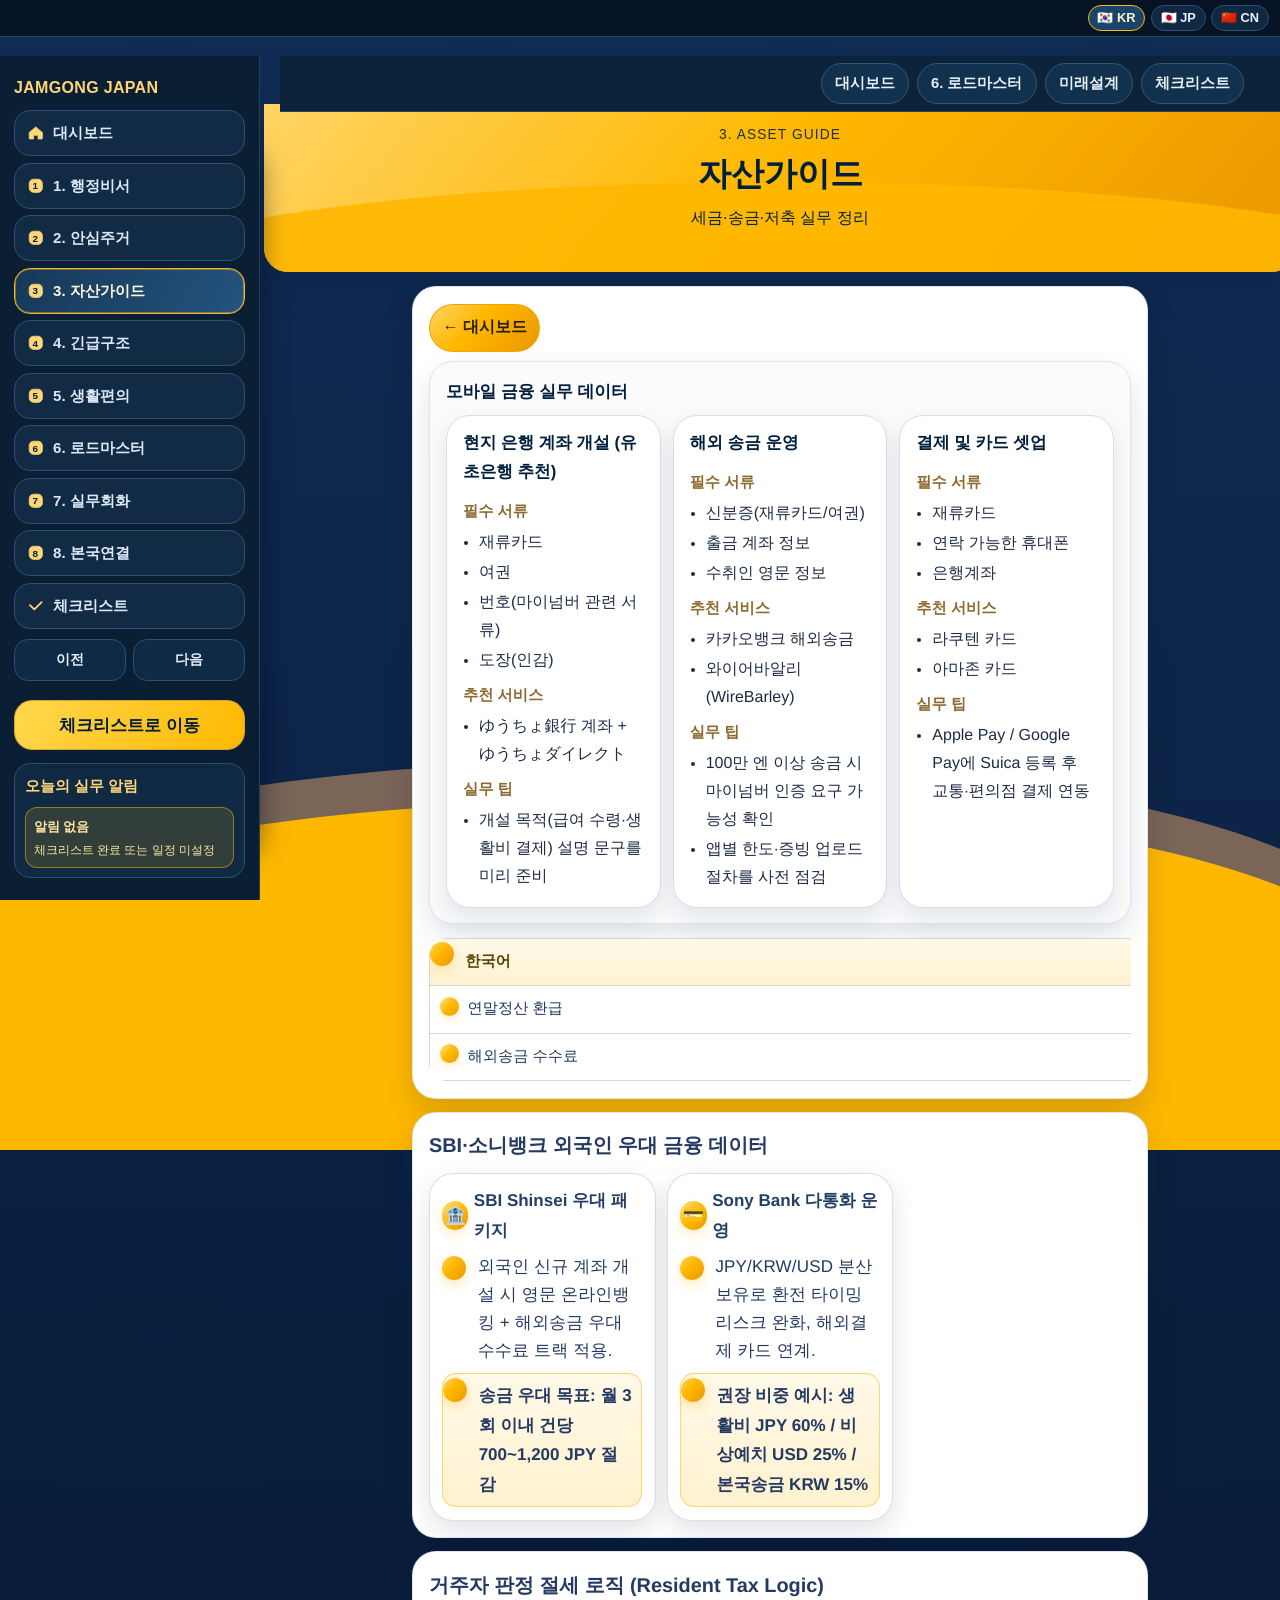
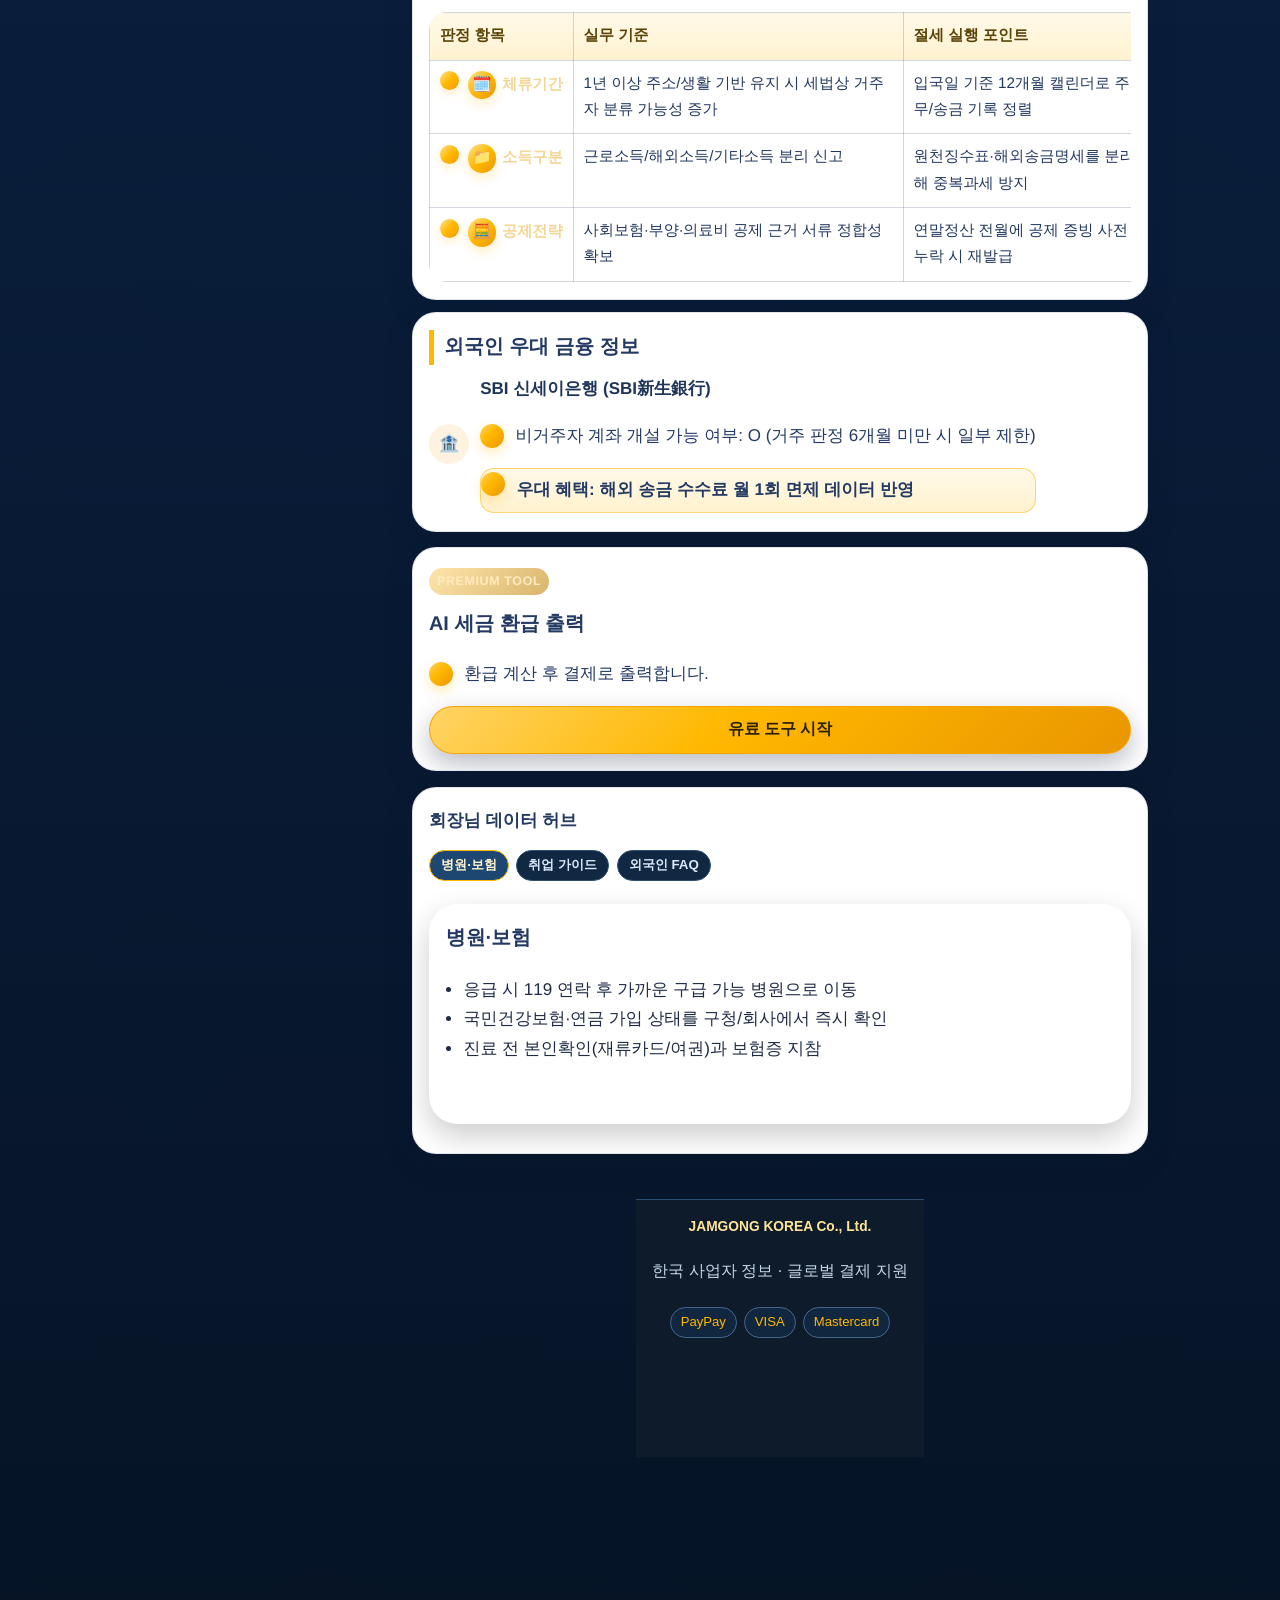
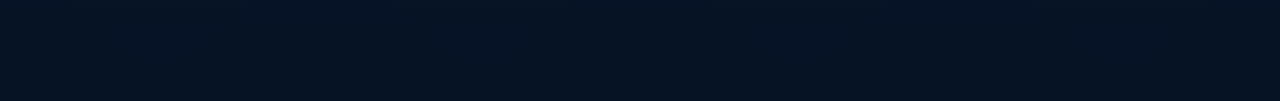
<file: asset-guide.html>
<!DOCTYPE html>
<html lang="ko">
<head>
  <meta charset="UTF-8">
  <meta name="viewport" content="width=device-width, initial-scale=1.0">
  <title>3. 자산가이드</title>
  <link rel="stylesheet" href="style.css">
  <link rel="manifest" href="manifest.json">
  <meta name="theme-color" content="#0A192F">

  <style>
    html, body { font-size: 16px; line-height: 1.6; }
    .asset-hero {
      background: #FFB800;
      color: #001f3f;
      border-bottom-left-radius: 24px;
      border-bottom-right-radius: 24px;
      min-height: 168px;
      padding: 1.2rem 1rem 1rem;
      box-shadow: 0 16px 36px rgba(0, 29, 63, 0.16);
    }
    .asset-hero .eyebrow,
    .asset-hero h1,
    .asset-hero .hero-copy { color: #001f3f; }

    .lang-tabs .lang-btn {
      min-height: 48px;
      font-size: 16px;
      font-weight: 800;
    }

    main {
      max-width: 760px;
      padding: 0.9rem 0.75rem 7.4rem;
    }

    main > section.principles,
    main > section.content-card,
    main > section.premium-card {
      border-radius: 24px;
      box-shadow: 0 14px 34px rgba(0, 29, 63, 0.12);
      padding-left: 16px;
      padding-right: 16px;
      overflow: hidden;
    }

    .asset-mobile-finance {
      border: 1px solid #dbe4f1;
      border-radius: 24px;
      background: #fbfbfc;
      box-shadow: 0 12px 28px rgba(0, 29, 63, 0.12);
      padding: 0.95rem 16px;
      margin-bottom: 0.9rem;
    }
    .asset-mobile-finance h2 {
      margin: 0 0 0.55rem;
      color: #001f3f;
      font-size: 1.05rem;
    }
    .finance-grid {
      display: grid;
      grid-template-columns: 1fr;
      gap: 0.75rem;
    }
    .finance-card {
      border: 1px solid #d6dfec;
      border-radius: 24px;
      background: #ffffff;
      box-shadow: 0 10px 24px rgba(0, 29, 63, 0.1);
      padding: 0.8rem 16px;
    }
    .finance-card h3 {
      margin: 0 0 0.42rem;
      font-size: 1.04rem;
      font-weight: 900;
      color: #001f3f;
    }
    .finance-label {
      display: inline-block;
      font-weight: 900;
      color: #8e6a2f;
      margin-top: 0.35rem;
      margin-bottom: 0.1rem;
      font-size: 0.95rem;
    }
    .finance-card ul { margin: 0; padding-left: 1rem; }
    .finance-card li { margin: 0.14rem 0; font-size: 1rem; }

    .action-row,
    .payment-row {
      display: grid;
      grid-template-columns: 1fr;
      gap: 0.85rem;
    }
    .cta-btn,
    .action-btn,
    .pay-btn,
    .back-link {
      min-height: 48px;
      border-radius: 24px;
      font-size: 1rem;
      display: inline-flex;
      align-items: center;
      justify-content: center;
    }

    .asset-checklist-return {
      position: fixed;
      left: 0;
      right: 0;
      bottom: calc(58px + env(safe-area-inset-bottom));
      z-index: 26;
      padding: 0.5rem 0.8rem;
      background: linear-gradient(180deg, rgba(248,249,250,0), rgba(248,249,250,.96) 35%, rgba(248,249,250,1));
    }
    .asset-checklist-return .cta-btn {
      width: 100%;
      min-height: 52px;
      font-weight: 900;
      box-shadow: 0 12px 24px rgba(0, 29, 63, 0.2);
      text-decoration: none;
    }

    @media (min-width: 900px) {
      .asset-checklist-return {
        position: static;
        background: transparent;
        padding: 0;
        margin-top: 0.85rem;
      }
      main { padding-bottom: 1rem; }
      .finance-grid { grid-template-columns: repeat(3, minmax(0, 1fr)); }
    }
  </style>

</head>
<body>
  <nav class="lang-tabs" aria-label="언어 전환">
    <button class="lang-btn" data-set-lang="ko" type="button">한국어</button>
    <button class="lang-btn" data-set-lang="ja" type="button">日本語</button>
    <button class="lang-btn" data-set-lang="zh" type="button">简体中文</button>
  </nav>

  <header class="hero asset-hero">
    <p class="eyebrow">3. ASSET GUIDE</p>
    <h1>자산가이드</h1>
    <p class="hero-copy">세금·송금·저축 실무 정리</p>
  </header>

  <main>
    <section class="principles">
      <a class="back-link" href="index.html">← 대시보드</a>

      <section class="asset-mobile-finance" aria-label="금융 실무 카드">
        <h2>모바일 금융 실무 데이터</h2>
        <div class="finance-grid">
          <article class="finance-card">
            <h3>현지 은행 계좌 개설 (유초은행 추천)</h3>
            <span class="finance-label">필수 서류</span>
            <ul><li>재류카드</li><li>여권</li><li>번호(마이넘버 관련 서류)</li><li>도장(인감)</li></ul>
            <span class="finance-label">추천 서비스</span>
            <ul><li>ゆうちょ銀行 계좌 + ゆうちょダイレクト</li></ul>
            <span class="finance-label">실무 팁</span>
            <ul><li>개설 목적(급여 수령·생활비 결제) 설명 문구를 미리 준비</li></ul>
          </article>

          <article class="finance-card">
            <h3>해외 송금 운영</h3>
            <span class="finance-label">필수 서류</span>
            <ul><li>신분증(재류카드/여권)</li><li>출금 계좌 정보</li><li>수취인 영문 정보</li></ul>
            <span class="finance-label">추천 서비스</span>
            <ul><li>카카오뱅크 해외송금</li><li>와이어바알리(WireBarley)</li></ul>
            <span class="finance-label">실무 팁</span>
            <ul><li>100만 엔 이상 송금 시 마이넘버 인증 요구 가능성 확인</li><li>앱별 한도·증빙 업로드 절차를 사전 점검</li></ul>
          </article>

          <article class="finance-card">
            <h3>결제 및 카드 셋업</h3>
            <span class="finance-label">필수 서류</span>
            <ul><li>재류카드</li><li>연락 가능한 휴대폰</li><li>은행계좌</li></ul>
            <span class="finance-label">추천 서비스</span>
            <ul><li>라쿠텐 카드</li><li>아마존 카드</li></ul>
            <span class="finance-label">실무 팁</span>
            <ul><li>Apple Pay / Google Pay에 Suica 등록 후 교통·편의점 결제 연동</li></ul>
          </article>
        </div>
      </section>
      <div class="table-wrap">
        <table class="fact-table">
          <thead>
            <tr>
              <th class="col-ko">한국어</th>
              <th class="col-ja">日本語(ふりがな)</th>
              <th class="col-zh">中文(Pinyin)</th>
            </tr>
          </thead>
          <tbody>
            <tr>
              <td class="col-ko">연말정산 환급</td>
              <td class="col-ja"><ruby>年末調整還付<rt>ねんまつちょうせい かんぷ</rt></ruby></td>
              <td class="col-zh"><ruby>年末退税<rt>nián mò tuì shuì</rt></ruby></td>
            </tr>
            <tr>
              <td class="col-ko">해외송금 수수료</td>
              <td class="col-ja"><ruby>海外送金手数料<rt>かいがいそうきん てすうりょう</rt></ruby></td>
              <td class="col-zh"><ruby>跨境汇款手续费<rt>kuà jìng huì kuǎn shǒu xù fèi</rt></ruby></td>
            </tr>
          </tbody>
        </table>
      </div>
    </section>

    <section class="principles asset-data-block">
      <h3>SBI·소니뱅크 외국인 우대 금융 데이터</h3>
      <div class="asset-grid">
        <article class="asset-item">
          <h4><span class="visa-icon" aria-hidden="true">🏦</span>SBI Shinsei 우대 패키지</h4>
          <p class="col-ko">외국인 신규 계좌 개설 시 영문 온라인뱅킹 + 해외송금 우대 수수료 트랙 적용.</p>
          <p class="col-ja"><ruby>外国人新規口座<rt>がいこくじんしんきこうざ</rt></ruby>で<ruby>英語網銀<rt>えいごもうぎん</rt></ruby>と<ruby>海外送金優遇<rt>かいがいそうきんゆうぐう</rt></ruby>を<ruby>適用<rt>てきよう</rt></ruby>.</p>
          <p class="col-zh"><ruby>外国人新开户可用英文网银与跨境汇款优惠费率<rt>wài guó rén xīn kāi hù kě yòng yīng wén wǎng yín yǔ kuà jìng huì kuǎn yōu huì fèi lǜ</rt></ruby>。</p>
          <p class="metric-line">송금 우대 목표: 월 3회 이내 건당 700~1,200 JPY 절감</p>
        </article>

        <article class="asset-item">
          <h4><span class="visa-icon" aria-hidden="true">💳</span>Sony Bank 다통화 운영</h4>
          <p class="col-ko">JPY/KRW/USD 분산 보유로 환전 타이밍 리스크 완화, 해외결제 카드 연계.</p>
          <p class="col-ja"><ruby>多通貨管理<rt>たつうかかんり</rt></ruby>で<ruby>為替変動<rt>かわせへんどう</rt></ruby>リスクを<ruby>分散<rt>ぶんさん</rt></ruby>しカード<ruby>連携<rt>れんけい</rt></ruby>.</p>
          <p class="col-zh"><ruby>通过多币种账户分散汇率波动风险并联动银行卡<rt>tōng guò duō bì zhǒng zhàng hù fēn sàn huì lǜ bō dòng fēng xiǎn bìng lián dòng yín háng kǎ</rt></ruby>。</p>
          <p class="metric-line">권장 비중 예시: 생활비 JPY 60% / 비상예치 USD 25% / 본국송금 KRW 15%</p>
        </article>
      </div>
    </section>

    <section class="principles asset-data-block">
      <h3>거주자 판정 절세 로직 (Resident Tax Logic)</h3>
      <div class="table-wrap">
        <table class="fact-table compare-table">
          <thead>
            <tr>
              <th>판정 항목</th>
              <th>실무 기준</th>
              <th>절세 실행 포인트</th>
            </tr>
          </thead>
          <tbody>
            <tr>
              <td><span class="visa-icon" aria-hidden="true">🗓️</span>체류기간</td>
              <td>1년 이상 주소/생활 기반 유지 시 세법상 거주자 분류 가능성 증가</td>
              <td>입국일 기준 12개월 캘린더로 주소/근무/송금 기록 정렬</td>
            </tr>
            <tr>
              <td><span class="visa-icon" aria-hidden="true">📁</span>소득구분</td>
              <td>근로소득/해외소득/기타소득 분리 신고</td>
              <td>원천징수표·해외송금명세를 분리 저장해 중복과세 방지</td>
            </tr>
            <tr>
              <td><span class="visa-icon" aria-hidden="true">🧮</span>공제전략</td>
              <td>사회보험·부양·의료비 공제 근거 서류 정합성 확보</td>
              <td>연말정산 전월에 공제 증빙 사전 검증, 누락 시 재발급</td>
            </tr>
          </tbody>
        </table>
      </div>
    </section>


    <section class="content-card engine-card principles">
      <h3 class="engine-title">외국인 우대 금융 정보</h3>
      <div class="data-row">
        <div class="icon-circle icon-orange" aria-hidden="true">🏦</div>
        <div>
          <strong class="data-strong">SBI 신세이은행 (SBI新生銀行)</strong>
          <p class="col-ko">비거주자 계좌 개설 가능 여부: O (거주 판정 6개월 미만 시 일부 제한)</p>
          <p class="col-ja"><ruby>非居住者口座開設<rt>ひきょじゅうしゃこうざかいせつ</rt></ruby>は<ruby>可能<rt>かのう</rt></ruby>（<ruby>居住判定6<rt>きょじゅうはんていろく</rt></ruby><ruby>ヶ月未満<rt>かげつみまん</rt></ruby>は<ruby>一部制限<rt>いちぶせいげん</rt></ruby>）</p>
          <p class="col-zh"><ruby>非居民可开户（居住判定不足6个月时部分受限）<rt>fēi jū mín kě kāi hù (jū zhù pàn dìng bù zú liù gè yuè shí bù fèn shòu xiàn)</rt></ruby></p>
          <p class="metric-line">우대 혜택: 해외 송금 수수료 월 1회 면제 데이터 반영</p>
        </div>
      </div>
    </section>

    <section class="premium-card principles">
      <span class="premium-badge">PREMIUM TOOL</span>
      <h3>AI 세금 환급 출력</h3>
      <p class="col-ko">환급 계산 후 결제로 출력합니다.</p>
      <p class="col-ja"><ruby>還付計算後<rt>かんぷけいさんご</rt></ruby>に<ruby>決済出力<rt>けっさいしゅつりょく</rt></ruby>します。</p>
      <p class="col-zh"><ruby>退税计算后支付输出<rt>tuì shuì jì suàn hòu zhī fù shū chū</rt></ruby>。</p>
      <div class="action-row"><button class="cta-btn" type="button" data-open-modal="#asset-pay-modal">유료 도구 시작</button></div>
    </section>
    <div class="asset-checklist-return"><a class="cta-btn" href="checklist-generator.html">체크리스트로 돌아가기</a></div>
  
    <section id="chairman-data-slot"></section>
  </main>

  <div id="asset-pay-modal" class="pay-modal" hidden>
    <div class="pay-modal-card" role="dialog" aria-modal="true" aria-labelledby="asset-pay-title">
      <h3 id="asset-pay-title">자산가이드 결제</h3>
      <div class="payment-row"><button class="pay-btn paypay" type="button">PayPay</button><button class="pay-btn card" type="button">Credit Card</button></div>
      <div class="action-row"><button class="action-btn" type="button" data-close-modal>닫기</button></div>
    </div>
  </div>

  <nav class="mobile-bottom-nav"><a href="index.html">홈</a><a href="admin-secretary.html">행정비서</a><a href="emergency-rescue.html">긴급</a></nav>
  <script src="app.js"></script>
</body>
</html>
</file>
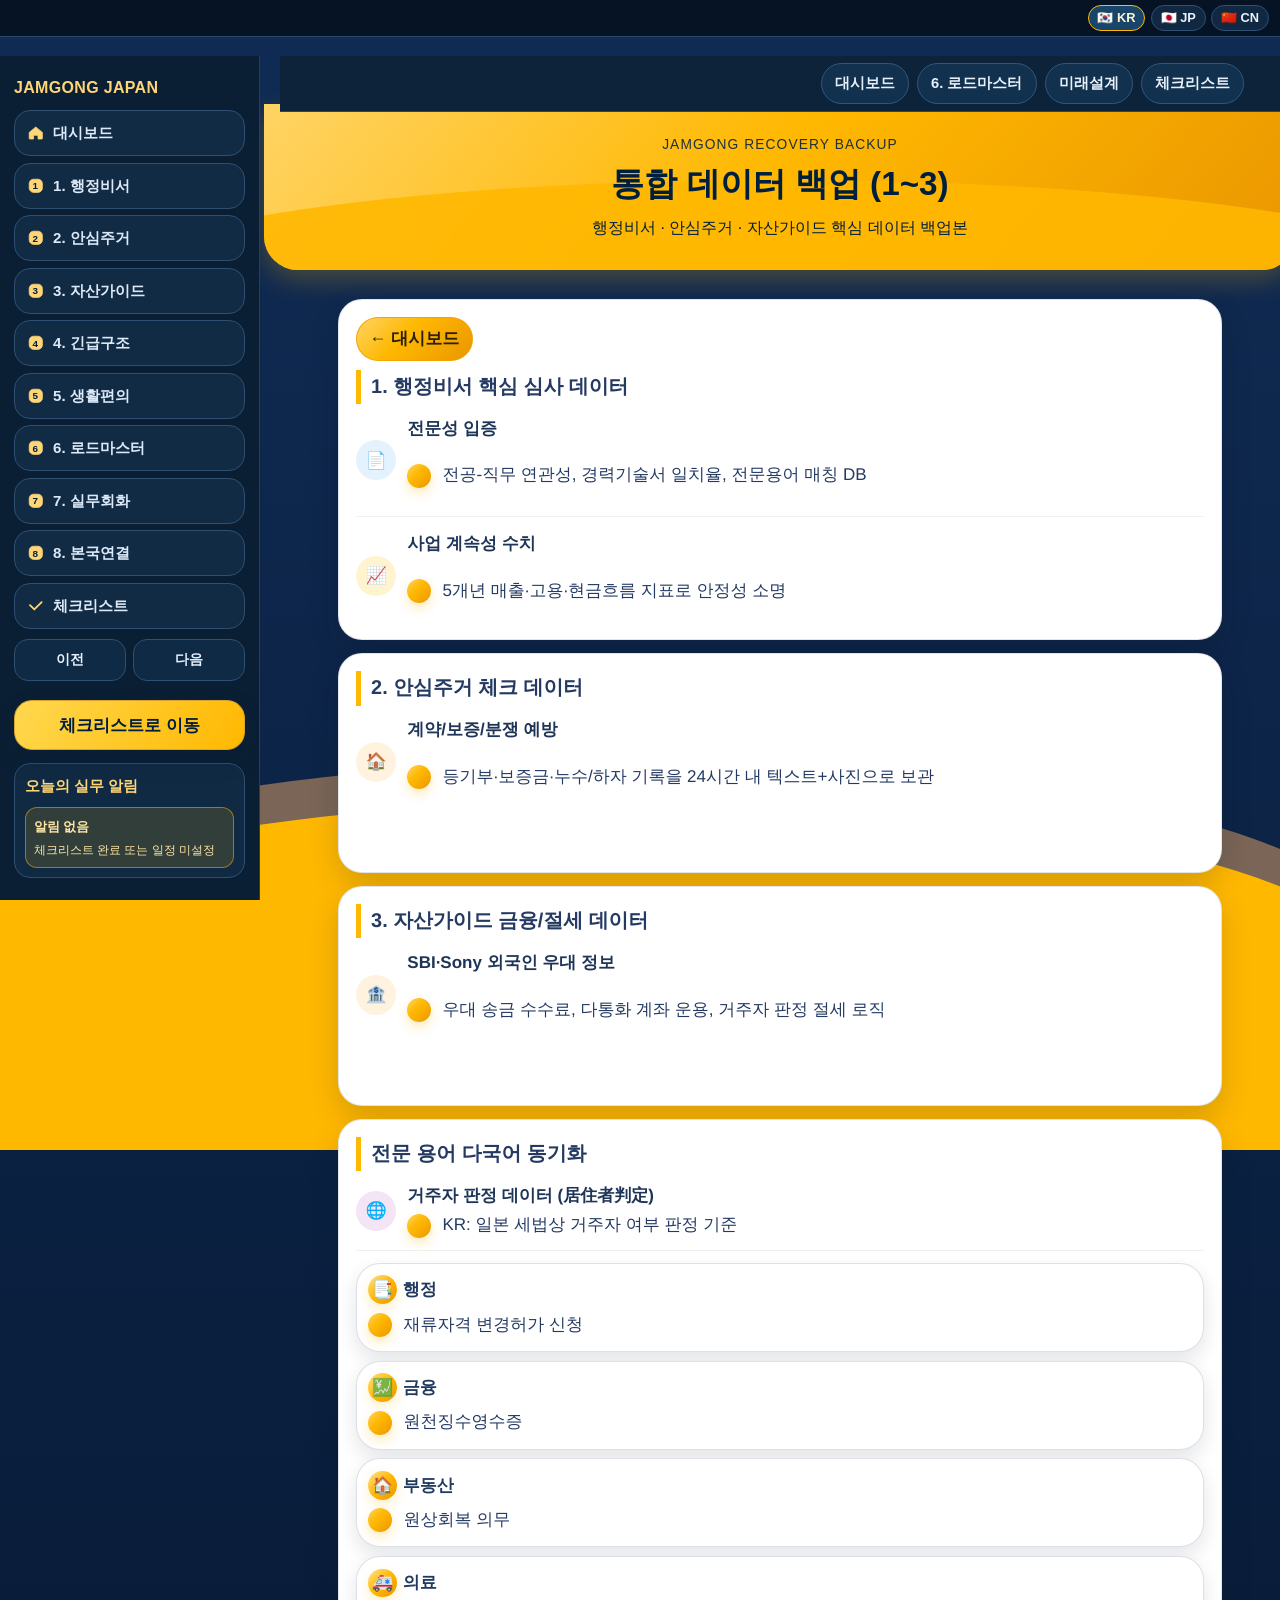
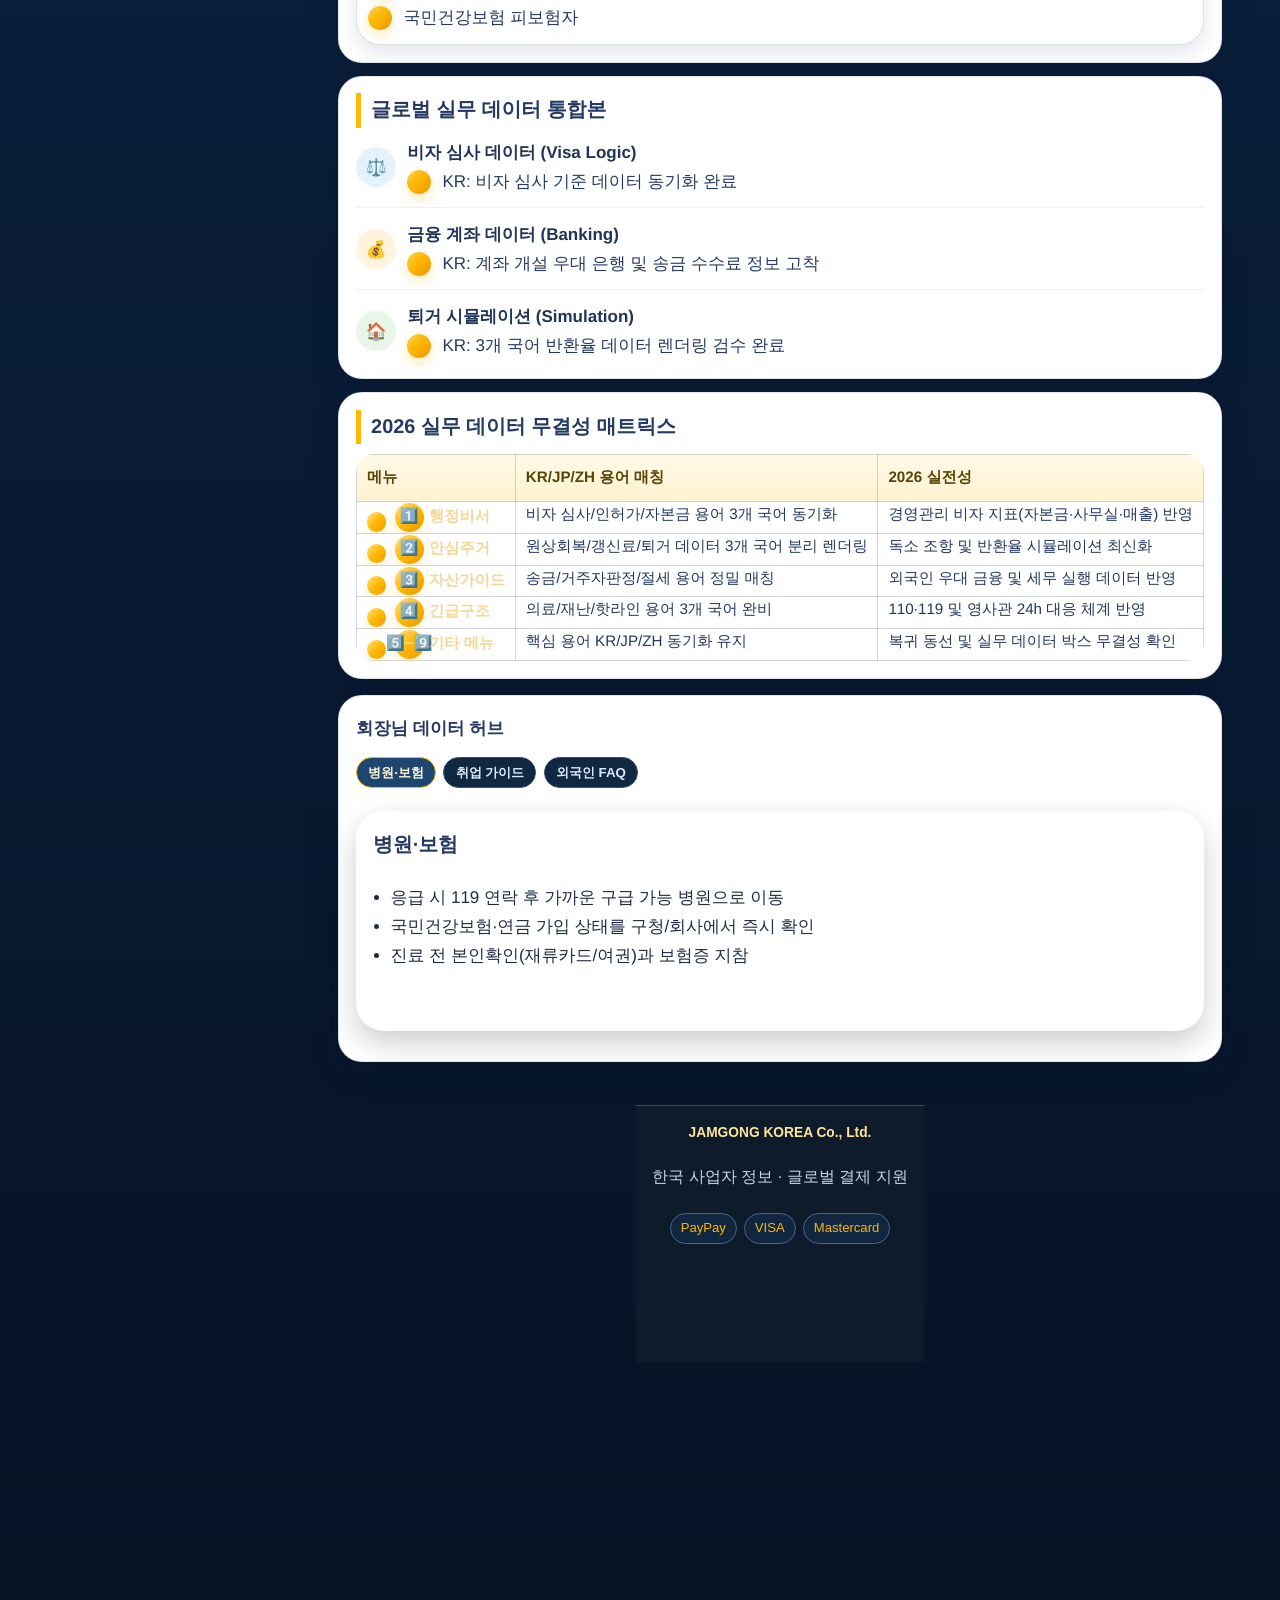
<file: backup.html>
<!DOCTYPE html>
<html lang="ko">
<head>
  <meta charset="UTF-8">
  <meta name="viewport" content="width=device-width, initial-scale=1.0">
  <title>JAMGONG DATA BACKUP (1~3)</title>
  <link rel="stylesheet" href="style.css">
  <link rel="manifest" href="manifest.json">
  <meta name="theme-color" content="#0A192F">
</head>
<body>
  <nav class="lang-tabs" aria-label="언어 전환">
    <button class="lang-btn active" data-set-lang="ko" type="button">한국어</button>
    <button class="lang-btn" data-set-lang="ja" type="button">日本語</button>
    <button class="lang-btn" data-set-lang="zh" type="button">简体中文</button>
  </nav>

  <header class="hero">
    <p class="eyebrow">JAMGONG RECOVERY BACKUP</p>
    <h1>통합 데이터 백업 (1~3)</h1>
    <p class="hero-copy">행정비서 · 안심주거 · 자산가이드 핵심 데이터 백업본</p>
  </header>

  <main>
    <section class="principles content-card engine-card">
      <a class="back-link" href="index.html">← 대시보드</a>
      <h3 class="engine-title">1. 행정비서 핵심 심사 데이터</h3>
      <div class="data-row">
        <div class="icon-circle icon-blue">📄</div>
        <div>
          <strong class="data-strong">전문성 입증</strong>
          <p class="col-ko">전공-직무 연관성, 경력기술서 일치율, 전문용어 매칭 DB</p>
          <p class="col-ja"><ruby>専攻<rt>せんこう</rt></ruby>と<ruby>職務<rt>しょくむ</rt></ruby>の<ruby>関連性<rt>かんれんせい</rt></ruby>・<ruby>用語一致率<rt>ようごいっちりつ</rt></ruby></p>
          <p class="col-zh"><ruby>专业与岗位相关性及术语匹配率<rt>zhuān yè yǔ gǎng wèi xiāng guān xìng jí shù yǔ pǐ pèi lǜ</rt></ruby></p>
        </div>
      </div>
      <div class="data-row">
        <div class="icon-circle icon-gold">📈</div>
        <div>
          <strong class="data-strong">사업 계속성 수치</strong>
          <p class="col-ko">5개년 매출·고용·현금흐름 지표로 안정성 소명</p>
          <p class="col-ja">5<ruby>年計画<rt>ねんけいかく</rt></ruby>の<ruby>売上<rt>うりあげ</rt></ruby>・<ruby>雇用<rt>こよう</rt></ruby>・<ruby>資金繰<rt>しきんぐ</rt></ruby>り</p>
          <p class="col-zh"><ruby>五年营收、雇佣与现金流连续指标<rt>wǔ nián yíng shōu gù yōng yǔ xiàn jīn liú lián xù zhǐ biāo</rt></ruby></p>
        </div>
      </div>
    </section>

    <section class="principles content-card engine-card">
      <h3 class="engine-title">2. 안심주거 체크 데이터</h3>
      <div class="data-row">
        <div class="icon-circle icon-orange">🏠</div>
        <div>
          <strong class="data-strong">계약/보증/분쟁 예방</strong>
          <p class="col-ko">등기부·보증금·누수/하자 기록을 24시간 내 텍스트+사진으로 보관</p>
          <p class="col-ja"><ruby>登記<rt>とうき</rt></ruby>・<ruby>敷金<rt>しききん</rt></ruby>・<ruby>不具合記録<rt>ふぐあいきろく</rt></ruby>を<ruby>保存<rt>ほぞん</rt></ruby></p>
          <p class="col-zh"><ruby>登记、押金、房屋缺陷记录需文字与照片双重保留<rt>dēng jì yā jīn fáng wū quē xiàn jì lù xū wén zì yǔ zhào piàn shuāng chóng bǎo liú</rt></ruby></p>
        </div>
      </div>
    </section>

    <section class="principles content-card engine-card">
      <h3 class="engine-title">3. 자산가이드 금융/절세 데이터</h3>
      <div class="data-row">
        <div class="icon-circle icon-orange">🏦</div>
        <div>
          <strong class="data-strong">SBI·Sony 외국인 우대 정보</strong>
          <p class="col-ko">우대 송금 수수료, 다통화 계좌 운용, 거주자 판정 절세 로직</p>
          <p class="col-ja"><ruby>海外送金優遇<rt>かいがいそうきんゆうぐう</rt></ruby>・<ruby>多通貨管理<rt>たつうかかんり</rt></ruby>・<ruby>居住者判定<rt>きょじゅうしゃはんてい</rt></ruby></p>
          <p class="col-zh"><ruby>跨境汇款优惠、多币种管理与居民判定节税逻辑<rt>kuà jìng huì kuǎn yōu huì duō bì zhǒng guǎn lǐ yǔ jū mín pàn dìng jié shuì luó jí</rt></ruby></p>
        </div>
      </div>
    </section>


    <section class="principles content-card engine-card term-sync-card">
      <h3 class="engine-title">전문 용어 다국어 동기화</h3>
      <div class="data-row">
        <div class="icon-circle icon-purple">🌐</div>
        <div>
          <strong class="data-strong">거주자 판정 데이터 (居住者判定)</strong>
          <p class="col-ko">KR: 일본 세법상 거주자 여부 판정 기준</p>
          <p class="col-ja"><ruby>居住者<rt>きょじゅうしゃ</rt></ruby><ruby>判定<rt>はんてい</rt></ruby><ruby>基準<rt>きじゅん</rt></ruby></p>
          <p class="col-zh"><ruby>居住者判定标准<rt>jū zhù zhě pàn dìng biāo zhǔn</rt></ruby></p>
        </div>
      </div>
      <div class="term-sync-grid" role="list" aria-label="분야별 용어 동기화 사전">
        <article class="term-sync-item" role="listitem">
          <h4><span class="visa-icon" aria-hidden="true">📑</span>행정</h4>
          <p class="col-ko">재류자격 변경허가 신청</p>
          <p class="col-ja"><ruby>在留資格変更許可申請<rt>ざいりゅうしかくへんこうきょかしんせい</rt></ruby></p>
          <p class="col-zh"><ruby>在留资格变更许可申请<rt>zài liú zī gé biàn gēng xǔ kě shēn qǐng</rt></ruby></p>
        </article>
        <article class="term-sync-item" role="listitem">
          <h4><span class="visa-icon" aria-hidden="true">💹</span>금융</h4>
          <p class="col-ko">원천징수영수증</p>
          <p class="col-ja"><ruby>源泉徴収票<rt>げんせんちょうしゅうひょう</rt></ruby></p>
          <p class="col-zh"><ruby>源泉征收票<rt>yuán quán zhēng shōu piào</rt></ruby></p>
        </article>
        <article class="term-sync-item" role="listitem">
          <h4><span class="visa-icon" aria-hidden="true">🏠</span>부동산</h4>
          <p class="col-ko">원상회복 의무</p>
          <p class="col-ja"><ruby>原状回復義務<rt>げんじょうかいふくぎむ</rt></ruby></p>
          <p class="col-zh"><ruby>恢复原状义务<rt>huī fù yuán zhuàng yì wù</rt></ruby></p>
        </article>
        <article class="term-sync-item" role="listitem">
          <h4><span class="visa-icon" aria-hidden="true">🚑</span>의료</h4>
          <p class="col-ko">국민건강보험 피보험자</p>
          <p class="col-ja"><ruby>国民健康保険被保険者<rt>こくみんけんこうほけんひほけんしゃ</rt></ruby></p>
          <p class="col-zh"><ruby>国民健康保险被保险人<rt>guó mín jiàn kāng bǎo xiǎn bèi bǎo xiǎn rén</rt></ruby></p>
        </article>
      </div>
    </section>

  

    <section class="principles content-card engine-card global-data-card">
      <h3 class="engine-title">글로벌 실무 데이터 통합본</h3>

      <div class="data-row">
        <div class="icon-circle icon-blue" aria-hidden="true">⚖️</div>
        <div>
          <strong class="data-strong">비자 심사 데이터 (Visa Logic)</strong>
          <p class="col-ko">KR: 비자 심사 기준 데이터 동기화 완료</p>
          <p class="col-ja"><ruby>審査<rt>しんさ</rt></ruby><ruby>基準<rt>きじゅん</rt></ruby>データ<ruby>同期<rt>どうき</rt></ruby><ruby>完了<rt>かんりょう</rt></ruby></p>
          <p class="col-zh"><ruby>签证审查基准数据同步完成<rt>qiān zhèng shěn chá jī zhǔn shù jù tóng bù wán chéng</rt></ruby></p>
        </div>
      </div>

      <div class="data-row">
        <div class="icon-circle icon-orange" aria-hidden="true">💰</div>
        <div>
          <strong class="data-strong">금융 계좌 데이터 (Banking)</strong>
          <p class="col-ko">KR: 계좌 개설 우대 은행 및 송금 수수료 정보 고착</p>
          <p class="col-ja"><ruby>口座開設<rt>こうざかいせつ</rt></ruby><ruby>優遇銀行情報<rt>ゆうぐうぎんこうじょうほう</rt></ruby>を<ruby>固定<rt>こてい</rt></ruby></p>
          <p class="col-zh"><ruby>账户开设优惠银行与汇款费率数据已固定<rt>zhàng hù kāi shè yōu huì yín háng yǔ huì kuǎn fèi lǜ shù jù yǐ gù dìng</rt></ruby></p>
        </div>
      </div>

      <div class="data-row">
        <div class="icon-circle icon-green" aria-hidden="true">🏠</div>
        <div>
          <strong class="data-strong">퇴거 시뮬레이션 (Simulation)</strong>
          <p class="col-ko">KR: 3개 국어 반환율 데이터 렌더링 검수 완료</p>
          <p class="col-ja">3<ruby>言語返還率<rt>さんげんごへんかんりつ</rt></ruby>データの<ruby>表示検収<rt>ひょうじけんしゅう</rt></ruby><ruby>完了<rt>かんりょう</rt></ruby></p>
          <p class="col-zh"><ruby>三语返还率数据渲染验收完成<rt>sān yǔ fǎn huán lǜ shù jù xuàn rǎn yàn shōu wán chéng</rt></ruby></p>
        </div>
      </div>
    </section>

  

    <section class="principles content-card engine-card qa-matrix-card">
      <h3 class="engine-title">2026 실무 데이터 무결성 매트릭스</h3>
      <div class="table-wrap">
        <table class="fact-table compare-table">
          <thead><tr><th>메뉴</th><th>KR/JP/ZH 용어 매칭</th><th>2026 실전성</th></tr></thead>
          <tbody>
            <tr><td><span class="visa-icon" aria-hidden="true">1️⃣</span>행정비서</td><td>비자 심사/인허가/자본금 용어 3개 국어 동기화</td><td>경영관리 비자 지표(자본금·사무실·매출) 반영</td></tr>
            <tr><td><span class="visa-icon" aria-hidden="true">2️⃣</span>안심주거</td><td>원상회복/갱신료/퇴거 데이터 3개 국어 분리 렌더링</td><td>독소 조항 및 반환율 시뮬레이션 최신화</td></tr>
            <tr><td><span class="visa-icon" aria-hidden="true">3️⃣</span>자산가이드</td><td>송금/거주자판정/절세 용어 정밀 매칭</td><td>외국인 우대 금융 및 세무 실행 데이터 반영</td></tr>
            <tr><td><span class="visa-icon" aria-hidden="true">4️⃣</span>긴급구조</td><td>의료/재난/핫라인 용어 3개 국어 완비</td><td>110·119 및 영사관 24h 대응 체계 반영</td></tr>
            <tr><td><span class="visa-icon" aria-hidden="true">5️⃣~9️⃣</span>기타 메뉴</td><td>핵심 용어 KR/JP/ZH 동기화 유지</td><td>복귀 동선 및 실무 데이터 박스 무결성 확인</td></tr>
          </tbody>
        </table>
      </div>
    </section>

  
    <section id="chairman-data-slot"></section>
  </main>

  <nav class="mobile-bottom-nav"><a href="index.html">홈</a><a href="admin-secretary.html">행정비서</a><a href="asset-guide.html">자산가이드</a></nav>
  <script src="app.js"></script>
</body>
</html>
</file>
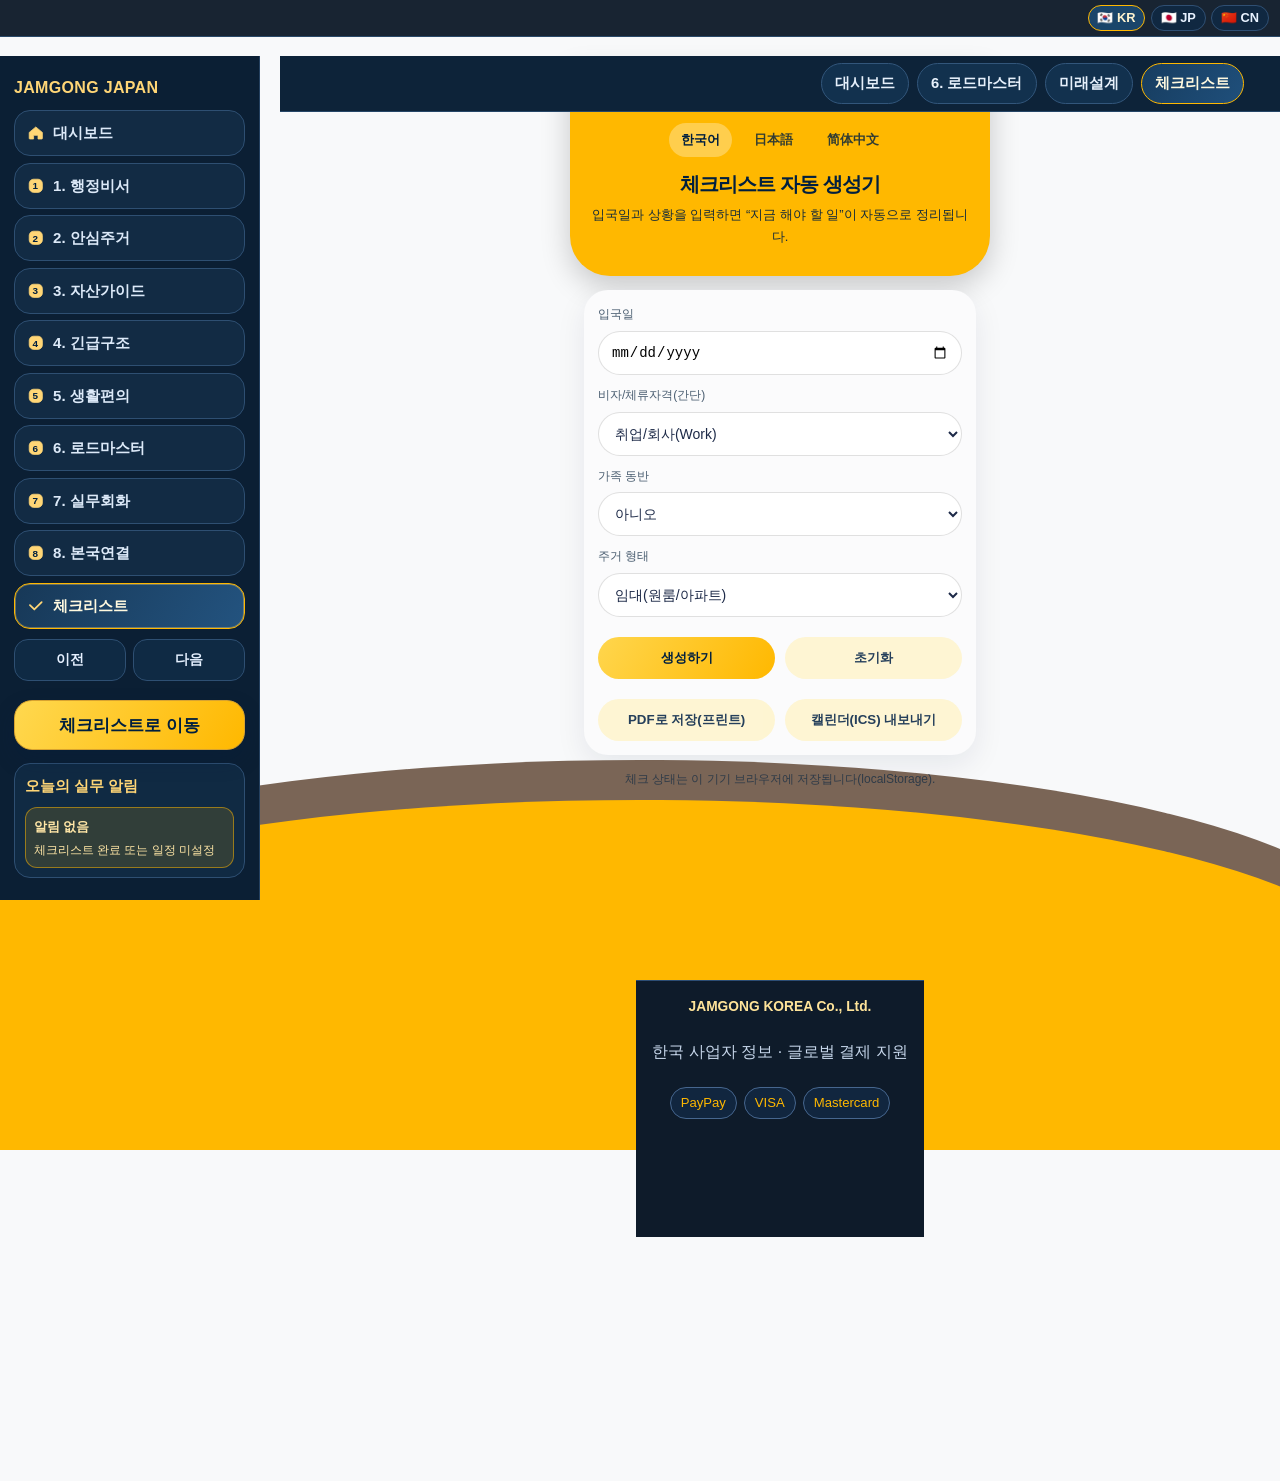
<file: checklist-generator.html>
<!DOCTYPE html>
<html lang="ko">
<head>
  <meta charset="UTF-8" />
  <meta name="viewport" content="width=device-width, initial-scale=1.0"/>
  <title>Checklist Generator | Jamgong Japan</title>
  <link rel="stylesheet" href="./style.css" />
  <link rel="manifest" href="manifest.json">
  <meta name="theme-color" content="#0A192F">
  <style>
    body { background: #f8f9fa; color: #102a43; line-height: 1.6; }
    .jg-wrap { max-width: 420px; margin: 0 auto; min-height: 100vh; }
    .jg-top { padding: 20px 18px 18px; border-radius: 0 0 40px 40px; background: #FFB800; color: #001f3f; box-shadow: 0 10px 30px rgba(0,0,0,.2); }
    .jg-lang { display:flex; gap:10px; justify-content:center; padding: 10px 0 4px; }
    .jg-lang button { padding: 8px 12px; border-radius: 999px; border: 0; cursor:pointer; opacity:.8; color:#001f3f; background: transparent; font-weight:800; }
    .jg-lang button.active { opacity:1; font-weight: 800; background:#FFFFFF4D; }
    .jg-card { margin: 14px 14px 0; padding: 14px; border-radius: 24px; background: #FBFBFC; box-shadow: 0 10px 30px rgba(0,29,63,0.08); }
    .jg-h1 { text-align:center; font-size: 20px; font-weight: 900; letter-spacing: -0.05em; margin: 6px 0 2px; color:#001f3f; text-shadow: 0 1px 0 rgba(255,184,0,0.18); }
    .jg-sub { text-align:center; font-size: 13px; opacity:.9; margin: 0 0 10px; color:#001f3f; }
    .jg-form { display:grid; gap: 10px; }
    .jg-row { display:grid; gap: 6px; }
    .jg-label { font-size: 12px; opacity:.75; }
    .jg-input, .jg-select { width: 100%; padding: 12px 12px; border-radius: 24px; border: 1px solid rgba(0,0,0,.12); background: #fff; outline: none; font-size: 14px; }
    .jg-actions { display:flex; gap: 10px; flex-wrap: wrap; margin-top: 10px; }
    .jg-btn { flex: 1; min-width: 120px; padding: 12px 12px; border-radius: 24px; border: 0; cursor: pointer; font-weight: 900; color:#001f3f; background: linear-gradient(120deg, #ffd64d, #ffb800); transition: transform .12s ease, filter .12s ease; }
    .jg-btn.secondary { opacity:.85; background: #fff5cc; }
    .jg-btn:active { transform: scale(0.98); }
    .jg-progress { margin-top: 10px; }
    .jg-progress-top { display:flex; justify-content:space-between; font-size: 12px; opacity:.8; margin-bottom: 6px; }
    .jg-bar { height: 10px; border-radius: 999px; background: rgba(0,0,0,.08); overflow:hidden; }
    .jg-bar > div { height: 100%; width: 0%; border-radius: 999px; background: linear-gradient(90deg, #FFB800 0%, #FFA500 100%); transition: width .25s ease; }
    .jg-list { margin-top: 10px; display:grid; gap: 10px; }
    .jg-group { padding: 12px; border-radius: 16px; border: 1px solid rgba(0,0,0,.08); background: rgba(255,255,255,.85); }
    .jg-group h3 { margin: 0 0 8px; font-size: 14px; }
    .jg-item { display:flex; gap: 10px; align-items:flex-start; padding: 8px 10px; border-radius: 24px; transition: transform .2s ease, background-color .2s ease, box-shadow .2s ease; }
    .jg-item:hover { background: rgba(0,0,0,.03); }
    .jg-item input {
      margin-top: 3px;
      width: 18px;
      height: 18px;
      appearance: none;
      border-radius: 6px;
      border: 1.5px solid rgba(0, 31, 63, 0.35);
      background: #fff;
      display: grid;
      place-content: center;
      transition: transform .15s ease, border-color .15s ease, background-color .15s ease;
    }
    .jg-item input::after {
      content: '';
      width: 10px;
      height: 10px;
      border-radius: 3px;
      transform: scale(0);
      transition: transform .15s ease;
      background: linear-gradient(135deg, #FFB800 0%, #FFA500 100%);
    }
    .jg-item input:checked { border-color: #ffb300; }
    .jg-item input:checked::after { transform: scale(1); }
    .jg-item.is-done {
      background: rgba(255, 184, 0, 0.12);
      box-shadow: 0 10px 20px rgba(255, 165, 0, 0.2);
      transform: translateY(-1px);
      animation: donePulse .3s ease;
    }
    @keyframes donePulse {
      0% { transform: scale(0.99); }
      60% { transform: scale(1.01); }
      100% { transform: scale(1); }
    }
    .jg-title { font-weight: 900; font-size: 13px; color: #001f3f; }
    .jg-meta { font-size: 12px; opacity:.72; margin-top: 2px; }
    .jg-links { display:flex; gap: 8px; flex-wrap: wrap; margin-top: 6px; }
    .jg-links a { font-size: 12px; text-decoration:none; padding: 6px 10px; border-radius: 999px; border: 1px solid rgba(0,0,0,.12); opacity:.9; }
    .jg-footer { padding: 14px; text-align:center; font-size: 12px; opacity:.7; }
    .jg-back { display:inline-flex; gap:8px; align-items:center; text-decoration:none; font-weight:900; opacity:.95; color:#001f3f; }
  </style>
</head>
<body>
  <div class="jg-wrap">
    <div class="jg-top">
      <a class="jg-back" href="./roadmaster.html" aria-label="Back to Roadmaster">← <span id="t_back">로드마스터</span></a>
      <div class="jg-lang" role="tablist" aria-label="Language">
        <button id="btn_ko" type="button" class="active">한국어</button>
        <button id="btn_ja" type="button">日本語</button>
        <button id="btn_zh" type="button">简体中文</button>
      </div>
      <div class="jg-h1" id="t_title">체크리스트 자동 생성기</div>
      <div class="jg-sub" id="t_sub">입국일과 상황을 입력하면 “지금 해야 할 일”이 자동으로 정리됩니다.</div>
    </div>

    <div class="jg-card" id="panel_form">
      <div class="jg-form">
        <div class="jg-row"><div class="jg-label" id="t_arrival_label">입국일</div><input class="jg-input" id="arrivalDate" type="date" /></div>
        <div class="jg-row"><div class="jg-label" id="t_visa_label">비자/체류자격(간단)</div><select class="jg-select" id="visaType"><option value="work">취업/회사(Work)</option><option value="student">유학(Student)</option><option value="family">가족/배우자(Family)</option><option value="other">기타(Other)</option></select></div>
        <div class="jg-row"><div class="jg-label" id="t_family_label">가족 동반</div><select class="jg-select" id="withFamily"><option value="no">아니오</option><option value="yes">예</option></select></div>
        <div class="jg-row"><div class="jg-label" id="t_housing_label">주거 형태</div><select class="jg-select" id="housingType"><option value="rental">임대(원룸/아파트)</option><option value="share">쉐어하우스</option><option value="dorm">기숙사</option><option value="hotel">임시거처(호텔/지인)</option></select></div>
        <div class="jg-actions"><button class="jg-btn" id="btn_generate" type="button">생성하기</button><button class="jg-btn secondary" id="btn_reset" type="button">초기화</button></div>
        <div class="jg-actions"><button class="jg-btn secondary" id="btn_print" type="button">PDF로 저장(프린트)</button><button class="jg-btn secondary" id="btn_ics" type="button">캘린더(ICS) 내보내기</button></div>
        <div class="jg-progress" id="progressBox" style="display:none;"><div class="jg-progress-top"><div id="t_progress_left">진행률</div><div id="progressText">0%</div></div><div class="jg-bar"><div id="progressBar"></div></div></div>
      </div>
    </div>

    <div class="jg-card" id="panel_list" style="display:none;"><div class="jg-list" id="taskList"></div></div>
    <section id="chairman-data-slot"></section>
    <div class="jg-footer"><div id="t_footer">체크 상태는 이 기기 브라우저에 저장됩니다(localStorage).</div></div>
  </div>
<script>
const I18N={ko:{back:"로드마스터",title:"체크리스트 자동 생성기",sub:"입국일과 상황을 입력하면 “지금 해야 할 일”이 자동으로 정리됩니다.",arrivalLabel:"입국일",visaLabel:"비자/체류자격(간단)",familyLabel:"가족 동반",housingLabel:"주거 형태",generate:"생성하기",reset:"초기화",print:"PDF로 저장(프린트)",ics:"캘린더(ICS) 내보내기",progress:"진행률",footer:"체크 상태는 이 기기 브라우저에 저장됩니다(localStorage).",groups:{d0_7:"D+0 ~ D+7 (초기 정착)",d8_30:"D+8 ~ D+30 (기반 구축)",d31_90:"D+31 ~ D+90 (세금/보험/생활 안정)",d91_180:"D+91 ~ D+180 (비자/장기 계획)"},meta:{due:"권장 마감",mins:"예상 소요",place:"장소"},alerts:{needDate:"입국일을 선택해 주세요."}},ja:{back:"ロードマスター",title:"チェックリスト自動生成",sub:"入国日と状況を入力すると「今やること」を自動で整理します。",arrivalLabel:"入国日",visaLabel:"在留資格（簡易）",familyLabel:"家族同伴",housingLabel:"住居タイプ",generate:"生成する",reset:"リセット",print:"PDF保存（印刷）",ics:"カレンダー(ICS)書き出し",progress:"進捗",footer:"チェック状態はこの端末のブラウザに保存されます（localStorage）。",groups:{d0_7:"D+0〜D+7（初期）",d8_30:"D+8〜D+30（基盤作り）",d31_90:"D+31〜D+90（税・保険・安定）",d91_180:"D+91〜D+180（更新・長期）"},meta:{due:"目安期限",mins:"所要時間",place:"場所"},alerts:{needDate:"入国日を選択してください。"}},zh:{back:"路线管理",title:"清单自动生成器",sub:"输入入境日期与情况，自动整理“现在必须做的事”。",arrivalLabel:"入境日期",visaLabel:"在留资格（简要）",familyLabel:"是否携带家属",housingLabel:"居住类型",generate:"生成清单",reset:"重置",print:"保存为PDF（打印）",ics:"导出日历(ICS)",progress:"进度",footer:"勾选状态会保存在本设备浏览器（localStorage）。",groups:{d0_7:"D+0〜D+7（初期安顿）",d8_30:"D+8〜D+30（建立基础）",d31_90:"D+31〜D+90（税务/保险/稳定）",d91_180:"D+91〜D+180（更新/长期规划）"},meta:{due:"建议截止",mins:"预计耗时",place:"地点"},alerts:{needDate:"请选择入境日期。"}}};
let LANG='ko';const STORAGE_KEY='jg_japan_checklist_v1';
const el=id=>document.getElementById(id);
function t(path){const parts=path.split('.');let cur=I18N[LANG];for(const p of parts)cur=cur?.[p];return cur??path}
function applyLangUI(){el('t_back').textContent=t('back');el('t_title').textContent=t('title');el('t_sub').textContent=t('sub');el('t_arrival_label').textContent=t('arrivalLabel');el('t_visa_label').textContent=t('visaLabel');el('t_family_label').textContent=t('familyLabel');el('t_housing_label').textContent=t('housingLabel');el('btn_generate').textContent=t('generate');el('btn_reset').textContent=t('reset');el('btn_print').textContent=t('print');el('btn_ics').textContent=t('ics');el('t_progress_left').textContent=t('progress');el('t_footer').textContent=t('footer');el('btn_ko').classList.toggle('active',LANG==='ko');el('btn_ja').classList.toggle('active',LANG==='ja');el('btn_zh').classList.toggle('active',LANG==='zh')}
function loadState(){try{return JSON.parse(localStorage.getItem(STORAGE_KEY)||'null')}catch{return null}}
function saveState(s){localStorage.setItem(STORAGE_KEY,JSON.stringify(s))}
function addDays(date,days){const d=new Date(date);d.setDate(d.getDate()+days);return d}
function toISODate(d){const z=new Date(d);return `${z.getFullYear()}-${String(z.getMonth()+1).padStart(2,'0')}-${String(z.getDate()).padStart(2,'0')}`}
function safeText(obj){return obj?.[LANG]??obj?.ko??''}
function buildTaskTemplates(){const common=[{key:'addr_register',group:'d8_30',offsetDays:30,mins:45,place:'区/市役所',title:{ko:'주소 등록(전입 신고)',ja:'住所登録（転入届）',zh:'地址登记（迁入申报）'},links:[{label:{ko:'로드마스터',ja:'ロードマスター',zh:'路线页'},href:'./roadmaster.html'}]},{key:'phone_setup',group:'d0_7',offsetDays:3,mins:30,place:'매장/온라인',title:{ko:'유심/통신 세팅',ja:'SIM/通信設定',zh:'SIM/通信设置'},links:[{label:{ko:'디지털 헬프',ja:'デジタルヘルプ',zh:'数字帮助'},href:'./digital-help.html'}]}];const byVisa={work:[{key:'tax_basics',group:'d31_90',offsetDays:60,mins:25,place:'온라인/회사',title:{ko:'세금/원천 관련 체크(회사 문서)',ja:'税・源泉関連の確認（会社）',zh:'确认税务/工资扣缴（公司）'}}],student:[{key:'school_docs',group:'d0_7',offsetDays:5,mins:30,place:'학교',title:{ko:'학교 제출 서류 정리',ja:'学校提出書類の整理',zh:'整理学校提交材料'}}],family:[{key:'family_admin',group:'d8_30',offsetDays:28,mins:40,place:'区/市役所',title:{ko:'가족 관련 행정 점검',ja:'家族関連の手続き確認',zh:'核对家属相关手续'}}],other:[{key:'status_confirm',group:'d8_30',offsetDays:15,mins:20,place:'온라인/기관',title:{ko:'체류자격/갱신 기준 확인',ja:'在留資格・更新要件の確認',zh:'确认在留资格/更新条件'}}]};const byHousing={rental:[{key:'housing_contract',group:'d0_7',offsetDays:7,mins:30,place:'부동산/집',title:{ko:'임대 계약 체크',ja:'賃貸契約チェック',zh:'核对租房合同'}}],share:[{key:'house_rules',group:'d0_7',offsetDays:4,mins:15,place:'거주지',title:{ko:'쉐어하우스 규칙 점검',ja:'シェアハウス規則確認',zh:'确认合租规则'}}],dorm:[{key:'dorm_docs',group:'d0_7',offsetDays:3,mins:15,place:'기숙사',title:{ko:'기숙사 필수 등록 확인',ja:'寮の必須登録確認',zh:'确认宿舍必需登记'}}],hotel:[{key:'temp_plan',group:'d0_7',offsetDays:2,mins:20,place:'온라인',title:{ko:'장기 주거 전환 계획',ja:'長期住居への計画',zh:'长期住房计划'}}]};return{common,byVisa,byHousing}}
function buildTasksFromForm(arrivalISO,visaType,withFamily,housingType){const {common,byVisa,byHousing}=buildTaskTemplates();const arrival=new Date(arrivalISO);let tasks=[...common,...(byVisa[visaType]||[]),...(byHousing[housingType]||[])];return [...new Map(tasks.map(x=>[x.key,{id:x.key,group:x.group,dueDate:toISODate(addDays(arrival,x.offsetDays)),mins:x.mins,place:x.place,title:x.title,links:x.links||[]}])).values()]}
function groupTasks(tasks){const order=['d0_7','d8_30','d31_90','d91_180'];const bucket={d0_7:[],d8_30:[],d31_90:[],d91_180:[]};for(const task of tasks)(bucket[task.group]||=[]).push(task);for(const g of order)bucket[g].sort((a,b)=>a.dueDate.localeCompare(b.dueDate));return{order,bucket}}
function updateProgress(state){const total=state.tasks.length;const doneCount=state.tasks.reduce((a,t)=>a+(state.done[t.id]?1:0),0);const pct=total?Math.round(doneCount/total*100):0;el('progressText').textContent=`${pct}% (${doneCount}/${total})`;el('progressBar').style.width=`${pct}%`}
function renderTasks(state){const list=el('taskList');list.innerHTML='';const {order,bucket}=groupTasks(state.tasks);for(const g of order){const ge=document.createElement('div');ge.className='jg-group';const h=document.createElement('h3');h.textContent=t(`groups.${g}`);ge.appendChild(h);for(const task of bucket[g]||[]){const row=document.createElement('div');row.className='jg-item';const cb=document.createElement('input');cb.type='checkbox';cb.checked=!!state.done[task.id];if(cb.checked)row.classList.add('is-done');cb.addEventListener('change',()=>{state.done[task.id]=cb.checked;row.classList.toggle('is-done',cb.checked);saveState(state);updateProgress(state)});const body=document.createElement('div');const title=document.createElement('div');title.className='jg-title';title.textContent=safeText(task.title);const meta=document.createElement('div');meta.className='jg-meta';meta.textContent=`${t('meta.due')}: ${task.dueDate} · ${t('meta.mins')}: ${task.mins}m · ${t('meta.place')}: ${task.place}`;body.append(title,meta);row.append(cb,body);ge.appendChild(row)}list.appendChild(ge)}el('panel_list').style.display='block';el('progressBox').style.display='block';updateProgress(state)}
function exportICS(state){const dtstamp=new Date().toISOString().replace(/[-:]/g,'').split('.')[0]+'Z';const lines=['BEGIN:VCALENDAR','VERSION:2.0','PRODID:-//Jamgong Japan//Checklist//KO','CALSCALE:GREGORIAN'];for(const task of state.tasks){const dt=task.dueDate.replace(/-/g,'');lines.push('BEGIN:VEVENT',`UID:${task.id}-${dt}@jamgong-japan`,`DTSTAMP:${dtstamp}`,`DTSTART;VALUE=DATE:${dt}`,`DTEND;VALUE=DATE:${dt}`,`SUMMARY:${safeText(task.title)}`,'END:VEVENT')}lines.push('END:VCALENDAR');const blob=new Blob([lines.join('\r\n')],{type:'text/calendar;charset=utf-8'});const url=URL.createObjectURL(blob);const a=document.createElement('a');a.href=url;a.download=`jamgong-japan-checklist-${state.arrivalDate}.ics`;document.body.appendChild(a);a.click();a.remove();URL.revokeObjectURL(url)}
function rerenderFromState(){const state=loadState();if(state?.tasks?.length)renderTasks(state)}
el('btn_ko').addEventListener('click',()=>{LANG='ko';applyLangUI();rerenderFromState()});el('btn_ja').addEventListener('click',()=>{LANG='ja';applyLangUI();rerenderFromState()});el('btn_zh').addEventListener('click',()=>{LANG='zh';applyLangUI();rerenderFromState()});
el('btn_generate').addEventListener('click',()=>{const arrivalDate=el('arrivalDate').value;if(!arrivalDate)return alert(t('alerts.needDate'));const state={lang:LANG,arrivalDate,visaType:el('visaType').value,withFamily:el('withFamily').value,housingType:el('housingType').value,tasks:buildTasksFromForm(arrivalDate,el('visaType').value,el('withFamily').value,el('housingType').value),done:{}};const prev=loadState();if(prev?.done){for(const task of state.tasks){if(prev.done[task.id])state.done[task.id]=true}}saveState(state);renderTasks(state)});
el('btn_reset').addEventListener('click',()=>{localStorage.removeItem(STORAGE_KEY);el('panel_list').style.display='none';el('progressBox').style.display='none';el('taskList').innerHTML=''})
el('btn_print').addEventListener('click',()=>window.print());
el('btn_ics').addEventListener('click',()=>{const s=loadState();if(s?.tasks?.length)exportICS(s)});
(function init(){const s=loadState();if(s?.lang)LANG=s.lang;applyLangUI();if(s?.arrivalDate)el('arrivalDate').value=s.arrivalDate;if(s?.visaType)el('visaType').value=s.visaType;if(s?.withFamily)el('withFamily').value=s.withFamily;if(s?.housingType)el('housingType').value=s.housingType;rerenderFromState()})();
</script>

<script>
(function(){
  const groupIndex={d0_7:1,d8_30:2,d31_90:3,d91_180:4};
  function openByHash(){
    const key=(location.hash||'').replace('#','');
    if(!groupIndex[key]) return;
    const arrival=document.getElementById('arrivalDate');
    if(arrival && !arrival.value){
      const now=new Date();
      arrival.value=`${now.getFullYear()}-${String(now.getMonth()+1).padStart(2,'0')}-${String(now.getDate()).padStart(2,'0')}`;
    }
    const panel=document.getElementById('panel_list');
    if(panel && panel.style.display==='none'){
      document.getElementById('btn_generate').click();
    }
    setTimeout(()=>{
      const groups=[...document.querySelectorAll('.jg-group')];
      const idx=groupIndex[key]-1;
      const target=groups[idx];
      if(!target) return;
      groups.forEach(g=>g.style.display='none');
      target.style.display='block';
      target.scrollIntoView({behavior:'smooth', block:'start'});
    },120);
  }
  window.addEventListener('load', openByHash);
})();
</script>
  <script src="app.js"></script>
</body>
</html>
</file>
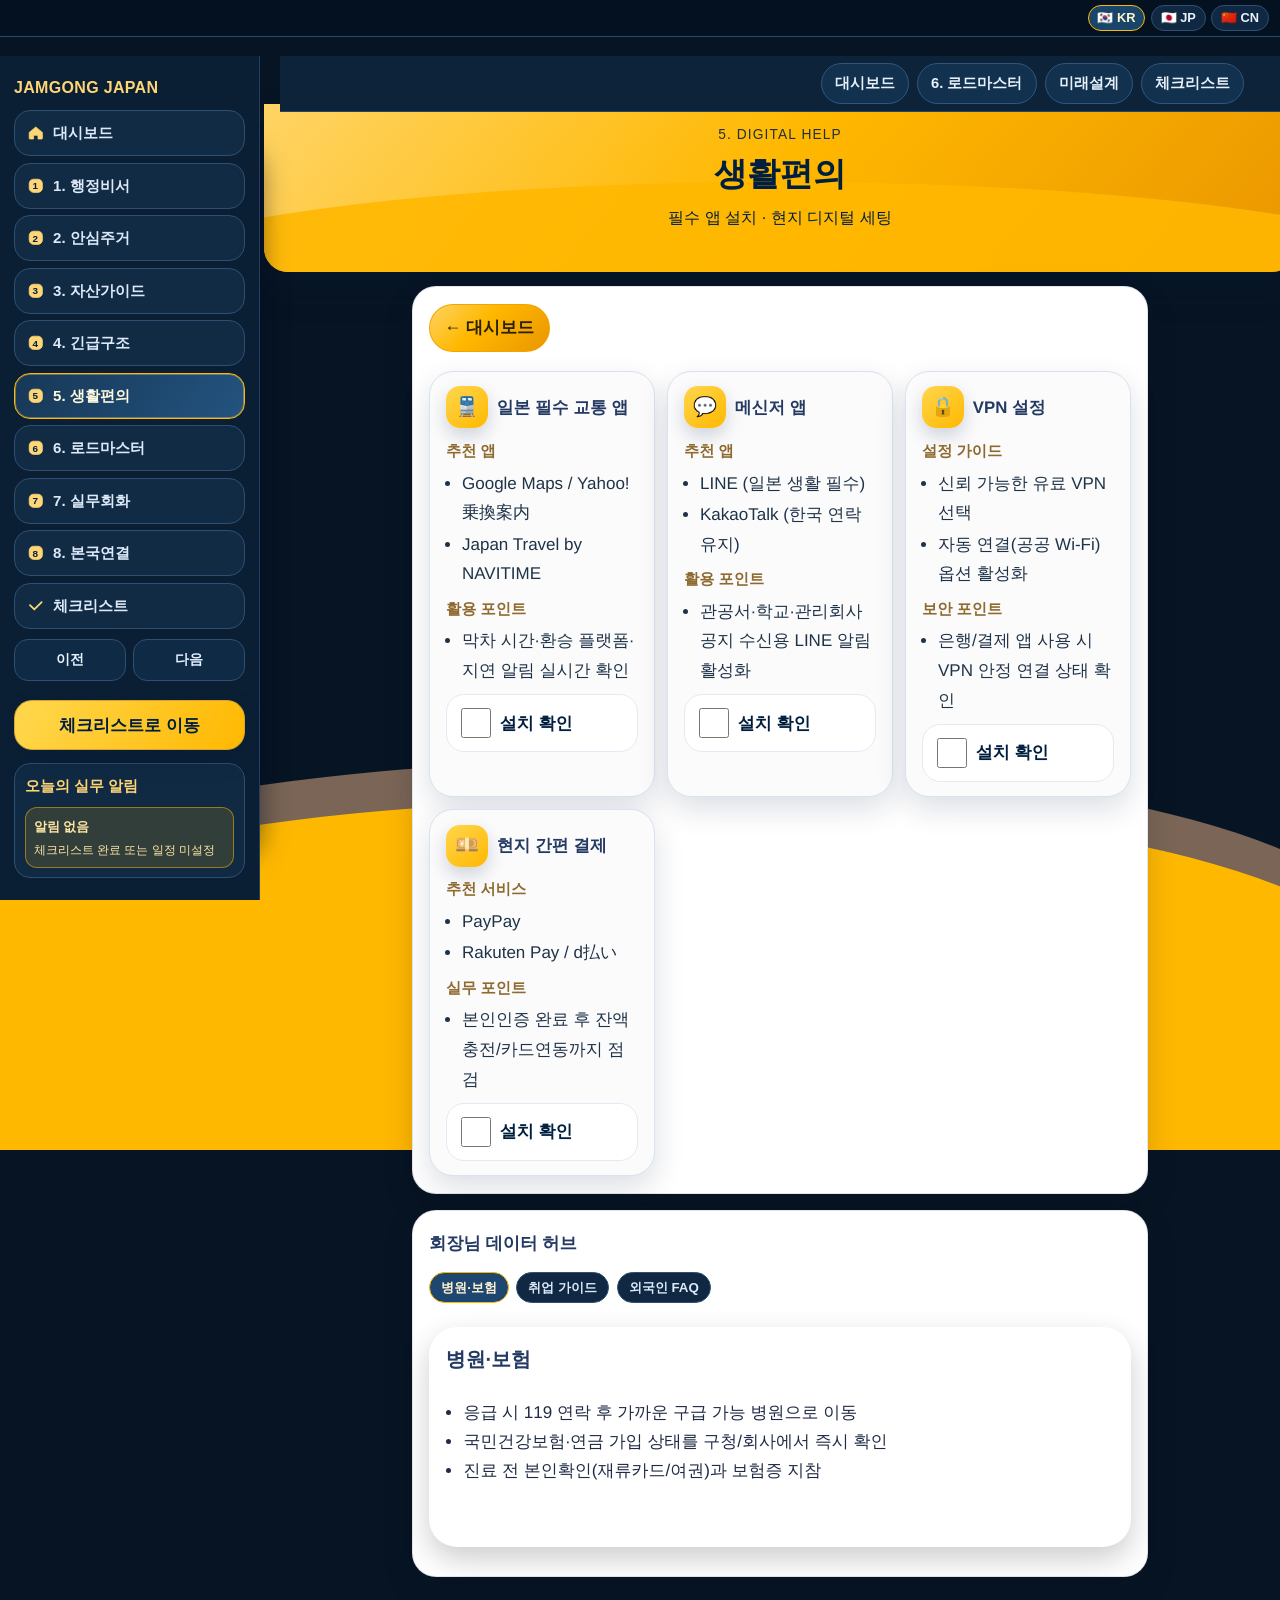
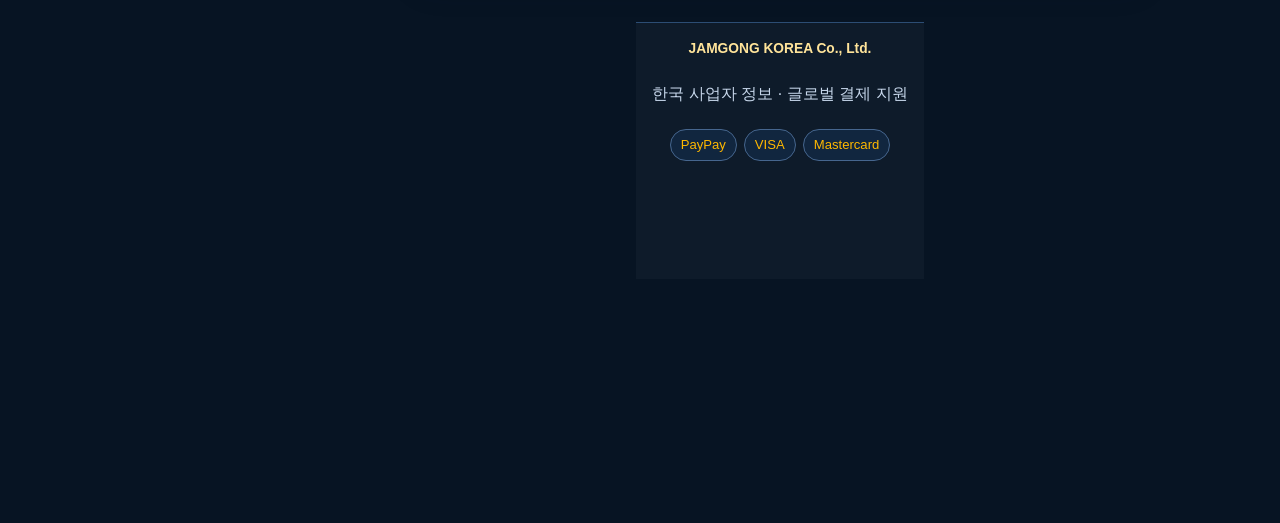
<file: digital-help.html>
<!DOCTYPE html>
<html lang="ko">
<head>
  <meta charset="UTF-8">
  <meta name="viewport" content="width=device-width, initial-scale=1.0">
  <title>5. 생활편의</title>
  <link rel="stylesheet" href="style.css">
  <link rel="manifest" href="manifest.json">
  <meta name="theme-color" content="#0A192F">
  <style>
    html, body { font-size: 16px; line-height: 1.6; }
    body { background: #071423; }

    .digital-hero {
      background: #FFB800;
      color: #001f3f;
      border-bottom-left-radius: 24px;
      border-bottom-right-radius: 24px;
      min-height: 168px;
      padding: 1.2rem 1rem 1rem;
      box-shadow: 0 16px 36px rgba(0, 29, 63, 0.2);
    }
    .digital-hero .eyebrow,
    .digital-hero h1,
    .digital-hero .hero-copy { color: #001f3f; }

    .lang-tabs .lang-btn {
      min-height: 48px;
      font-size: 16px;
      font-weight: 800;
    }

    main {
      max-width: 760px;
      padding: 0.9rem 0.75rem 9rem;
    }

    .principles {
      border-radius: 24px;
      box-shadow: 0 12px 28px rgba(0, 29, 63, 0.14);
      padding-left: 16px;
      padding-right: 16px;
    }

    .back-link {
      min-height: 48px;
      border-radius: 24px;
      padding: 0.5rem 0.9rem;
      display: inline-flex;
      align-items: center;
    }

    .app-grid {
      display: grid;
      grid-template-columns: 1fr;
      gap: 0.75rem;
      margin-top: 0.65rem;
    }

    .app-card {
      border-radius: 24px;
      border: 1px solid #d9e2ef;
      background: #fbfbfc;
      box-shadow: 0 12px 30px rgba(0, 29, 63, 0.14);
      padding: 0.9rem 16px;
    }

    .app-head {
      display: grid;
      grid-template-columns: 42px 1fr;
      gap: 0.55rem;
      align-items: center;
      margin-bottom: 0.3rem;
    }

    .app-icon {
      width: 42px;
      height: 42px;
      border-radius: 14px;
      display: grid;
      place-items: center;
      background: linear-gradient(140deg, #ffd64d, #ffb800);
      color: #001f3f;
      font-size: 1.2rem;
      font-weight: 900;
      box-shadow: 0 8px 18px rgba(0, 29, 63, 0.18);
    }

    .app-title {
      margin: 0;
      color: #001f3f;
      font-size: 1.05rem;
      font-weight: 900;
    }

    .chip {
      display: inline-block;
      margin-top: 0.35rem;
      margin-bottom: 0.1rem;
      color: #8e6a2f;
      font-weight: 900;
      font-size: 0.95rem;
    }

    .app-card ul { margin: 0; padding-left: 1rem; }
    .app-card li { margin: 0.12rem 0; color: #1f3348; }

    .install-check {
      margin-top: 0.55rem;
      border: 1px solid #e3eaf4;
      border-radius: 18px;
      background: #fff;
      padding: 0.62rem;
      display: grid;
      grid-template-columns: 34px 1fr;
      gap: 0.55rem;
      align-items: center;
    }

    .install-check input {
      width: 30px;
      height: 30px;
      accent-color: #ffb800;
      cursor: pointer;
    }

    .install-check span {
      font-weight: 900;
      color: #001f3f;
    }

    .digital-bottom {
      position: fixed;
      left: 0;
      right: 0;
      bottom: calc(58px + env(safe-area-inset-bottom));
      z-index: 28;
      padding: 0.55rem 0.8rem;
      background: linear-gradient(180deg, rgba(7,20,35,0), rgba(7,20,35,0.86) 35%, rgba(7,20,35,0.98));
    }
    .digital-bottom .cta-btn {
      width: 100%;
      min-height: 52px;
      border-radius: 24px;
      display: inline-flex;
      align-items: center;
      justify-content: center;
      text-decoration: none;
      font-weight: 900;
      box-shadow: 0 12px 24px rgba(0, 29, 63, 0.24);
    }

    @media (min-width: 900px) {
      .digital-bottom {
        position: static;
        background: transparent;
        padding: 0;
        margin-top: 0.9rem;
      }
      main { padding-bottom: 1rem; }
      .app-grid { grid-template-columns: repeat(2, minmax(0, 1fr)); }
    }
  </style>
</head>
<body>
  <nav class="lang-tabs" aria-label="언어 전환">
    <button class="lang-btn" data-set-lang="ko" type="button">한국어</button>
    <button class="lang-btn" data-set-lang="ja" type="button">日本語</button>
    <button class="lang-btn" data-set-lang="zh" type="button">简体中文</button>
  </nav>

  <header class="hero digital-hero">
    <p class="eyebrow">5. DIGITAL HELP</p>
    <h1>생활편의</h1>
    <p class="hero-copy">필수 앱 설치 · 현지 디지털 세팅</p>
  </header>

  <main>
    <section class="principles">
      <a class="back-link" href="index.html">← 대시보드</a>

      <div class="app-grid">
        <article class="app-card">
          <div class="app-head">
            <div class="app-icon" aria-hidden="true">🚆</div>
            <h3 class="app-title">일본 필수 교통 앱</h3>
          </div>
          <span class="chip">추천 앱</span>
          <ul>
            <li>Google Maps / Yahoo!乗換案内</li>
            <li>Japan Travel by NAVITIME</li>
          </ul>
          <span class="chip">활용 포인트</span>
          <ul><li>막차 시간·환승 플랫폼·지연 알림 실시간 확인</li></ul>
          <label class="install-check"><input type="checkbox" /><span>설치 확인</span></label>
        </article>

        <article class="app-card">
          <div class="app-head">
            <div class="app-icon" aria-hidden="true">💬</div>
            <h3 class="app-title">메신저 앱</h3>
          </div>
          <span class="chip">추천 앱</span>
          <ul>
            <li>LINE (일본 생활 필수)</li>
            <li>KakaoTalk (한국 연락 유지)</li>
          </ul>
          <span class="chip">활용 포인트</span>
          <ul><li>관공서·학교·관리회사 공지 수신용 LINE 알림 활성화</li></ul>
          <label class="install-check"><input type="checkbox" /><span>설치 확인</span></label>
        </article>

        <article class="app-card">
          <div class="app-head">
            <div class="app-icon" aria-hidden="true">🔒</div>
            <h3 class="app-title">VPN 설정</h3>
          </div>
          <span class="chip">설정 가이드</span>
          <ul>
            <li>신뢰 가능한 유료 VPN 선택</li>
            <li>자동 연결(공공 Wi‑Fi) 옵션 활성화</li>
          </ul>
          <span class="chip">보안 포인트</span>
          <ul><li>은행/결제 앱 사용 시 VPN 안정 연결 상태 확인</li></ul>
          <label class="install-check"><input type="checkbox" /><span>설치 확인</span></label>
        </article>

        <article class="app-card">
          <div class="app-head">
            <div class="app-icon" aria-hidden="true">💴</div>
            <h3 class="app-title">현지 간편 결제</h3>
          </div>
          <span class="chip">추천 서비스</span>
          <ul>
            <li>PayPay</li>
            <li>Rakuten Pay / d払い</li>
          </ul>
          <span class="chip">실무 포인트</span>
          <ul><li>본인인증 완료 후 잔액충전/카드연동까지 점검</li></ul>
          <label class="install-check"><input type="checkbox" /><span>설치 확인</span></label>
        </article>
      </div>
    </section>

    <div class="digital-bottom">
      <a class="cta-btn" href="checklist-generator.html">체크리스트로 돌아가기</a>
    </div>
  
    <section id="chairman-data-slot"></section>
  </main>

  <nav class="mobile-bottom-nav">
    <a href="index.html">홈</a>
    <a href="admin-secretary.html">행정비서</a>
    <a href="emergency-rescue.html">긴급</a>
  </nav>

  <script src="app.js"></script>
</body>
</html>
</file>
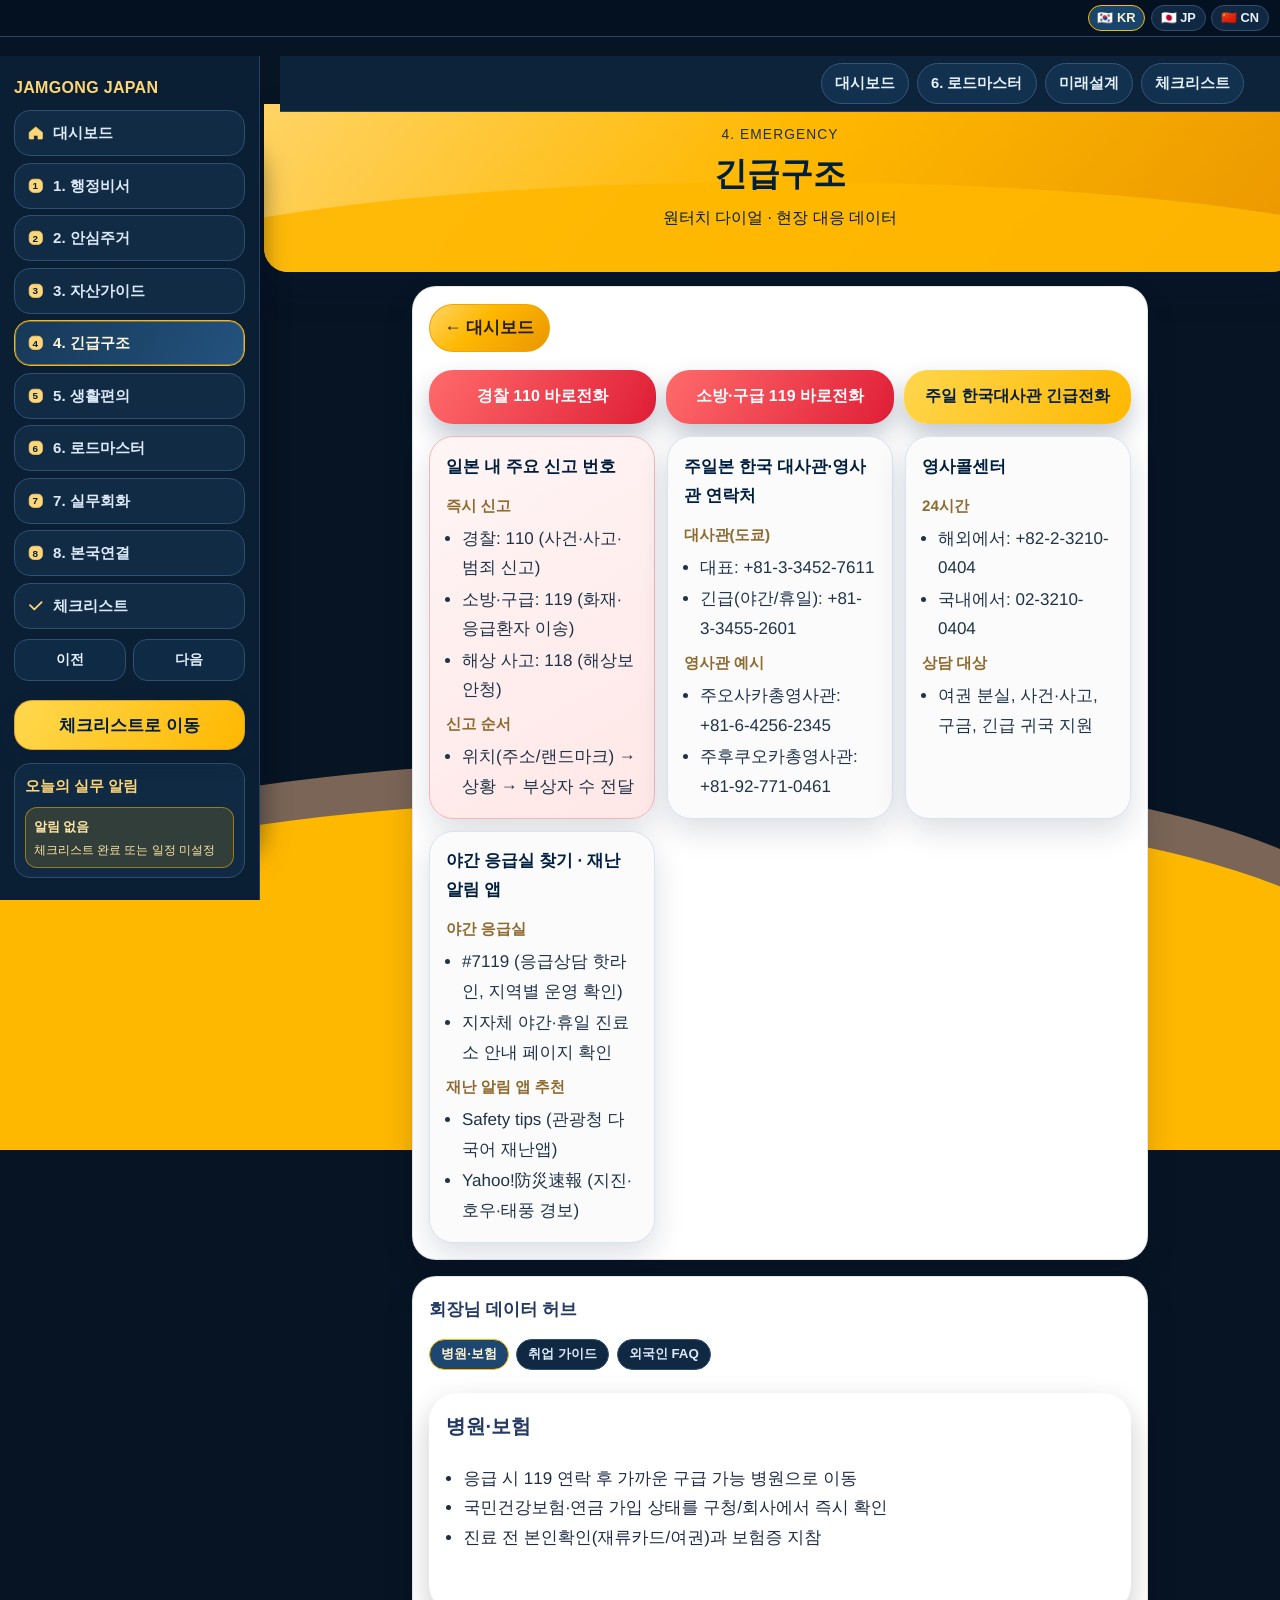
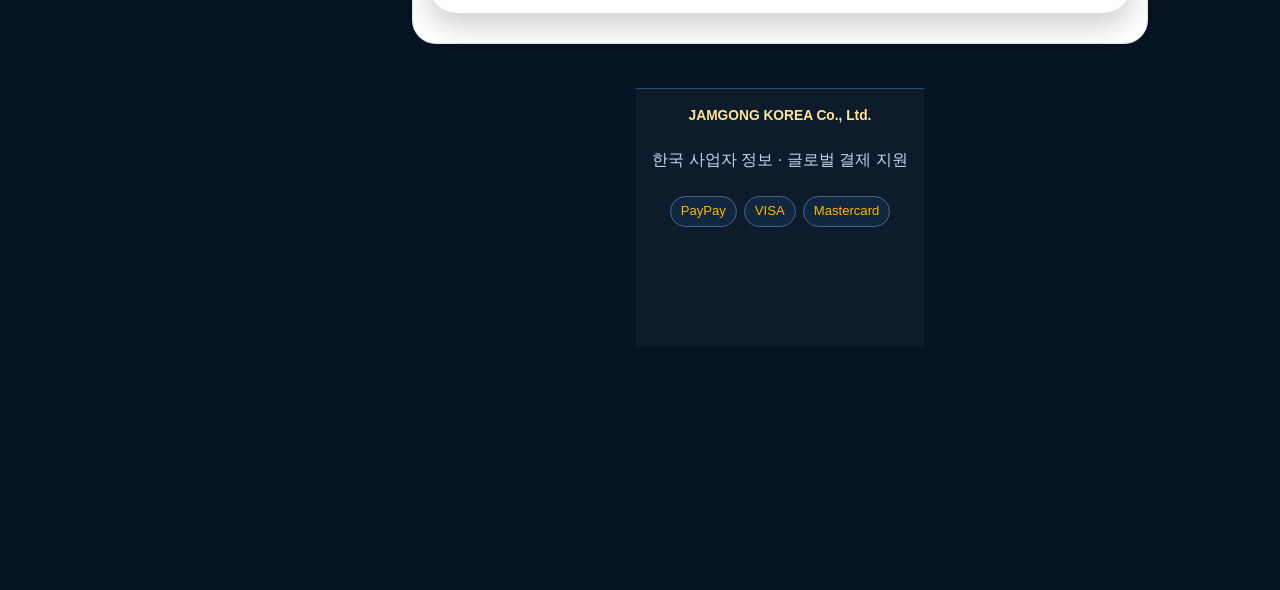
<file: emergency-rescue.html>
<!DOCTYPE html>
<html lang="ko">
<head>
  <meta charset="UTF-8">
  <meta name="viewport" content="width=device-width, initial-scale=1.0">
  <title>4. 긴급구조</title>
  <link rel="stylesheet" href="style.css">
  <link rel="manifest" href="manifest.json">
  <meta name="theme-color" content="#0A192F">
  <style>
    html, body { font-size: 16px; line-height: 1.6; }
    body { background: #071423; }

    .emergency-hero {
      background: #FFB800;
      color: #001f3f;
      border-bottom-left-radius: 24px;
      border-bottom-right-radius: 24px;
      min-height: 168px;
      padding: 1.2rem 1rem 1rem;
      box-shadow: 0 16px 36px rgba(0, 29, 63, 0.2);
    }
    .emergency-hero .eyebrow,
    .emergency-hero h1,
    .emergency-hero .hero-copy { color: #001f3f; }

    .lang-tabs .lang-btn {
      min-height: 48px;
      font-size: 16px;
      font-weight: 800;
    }

    main {
      max-width: 760px;
      padding: 0.9rem 0.75rem 9.2rem;
    }

    .principles {
      border-radius: 24px;
      box-shadow: 0 12px 28px rgba(0, 29, 63, 0.14);
      padding-left: 16px;
      padding-right: 16px;
    }

    .back-link {
      min-height: 48px;
      border-radius: 24px;
      padding: 0.5rem 0.9rem;
      display: inline-flex;
      align-items: center;
    }

    .one-touch-dial {
      margin-top: 0.6rem;
      display: grid;
      grid-template-columns: 1fr;
      gap: 0.65rem;
    }
    .dial-btn {
      min-height: 54px;
      border-radius: 24px;
      border: 0;
      text-decoration: none;
      display: inline-flex;
      align-items: center;
      justify-content: center;
      font-weight: 900;
      font-size: 1rem;
      box-shadow: 0 12px 24px rgba(0, 29, 63, 0.24);
    }
    .dial-red { background: linear-gradient(120deg, #ff6b6b, #e01e37); color: #fff; }
    .dial-gold { background: linear-gradient(120deg, #ffd64d, #ffb800); color: #001f3f; }

    .emergency-grid {
      display: grid;
      grid-template-columns: 1fr;
      gap: 0.75rem;
      margin-top: 0.75rem;
    }

    .em-card {
      border-radius: 24px;
      border: 1px solid #d9e3f0;
      padding: 0.9rem 16px;
      background: #fbfbfc;
      box-shadow: 0 12px 30px rgba(0, 29, 63, 0.14);
    }
    .em-card h3 {
      margin: 0 0 0.45rem;
      font-size: 1.05rem;
      font-weight: 900;
      color: #001f3f;
    }
    .chip {
      display: inline-block;
      margin-top: 0.35rem;
      margin-bottom: 0.1rem;
      color: #8e6a2f;
      font-weight: 900;
      font-size: 0.95rem;
    }
    .em-card ul { margin: 0; padding-left: 1rem; }
    .em-card li { margin: 0.12rem 0; color: #1f3348; }

    .emphasis-card {
      border: 1px solid #f1b6b6;
      background: linear-gradient(150deg, #fff5f5, #ffe7e7);
    }

    .em-bottom {
      position: fixed;
      left: 0;
      right: 0;
      bottom: calc(58px + env(safe-area-inset-bottom));
      z-index: 28;
      padding: 0.55rem 0.8rem;
      background: linear-gradient(180deg, rgba(7,20,35,0), rgba(7,20,35,0.86) 35%, rgba(7,20,35,0.98));
    }
    .em-bottom .cta-btn {
      width: 100%;
      min-height: 52px;
      border-radius: 24px;
      display: inline-flex;
      align-items: center;
      justify-content: center;
      text-decoration: none;
      font-weight: 900;
      box-shadow: 0 12px 24px rgba(0, 29, 63, 0.24);
    }

    @media (min-width: 900px) {
      .one-touch-dial { grid-template-columns: repeat(3, minmax(0, 1fr)); }
      .emergency-grid { grid-template-columns: repeat(2, minmax(0, 1fr)); }
      .em-bottom {
        position: static;
        background: transparent;
        padding: 0;
        margin-top: 0.9rem;
      }
      main { padding-bottom: 1rem; }
    }
  </style>
</head>
<body>
  <nav class="lang-tabs" aria-label="언어 전환">
    <button class="lang-btn" data-set-lang="ko" type="button">한국어</button>
    <button class="lang-btn" data-set-lang="ja" type="button">日本語</button>
    <button class="lang-btn" data-set-lang="zh" type="button">简体中文</button>
  </nav>

  <header class="hero emergency-hero">
    <p class="eyebrow">4. EMERGENCY</p>
    <h1>긴급구조</h1>
    <p class="hero-copy">원터치 다이얼 · 현장 대응 데이터</p>
  </header>

  <main>
    <section class="principles">
      <a class="back-link" href="index.html">← 대시보드</a>

      <div class="one-touch-dial" aria-label="긴급 원터치 다이얼">
        <a class="dial-btn dial-red" href="tel:110">경찰 110 바로전화</a>
        <a class="dial-btn dial-red" href="tel:119">소방·구급 119 바로전화</a>
        <a class="dial-btn dial-gold" href="tel:+81334556601">주일 한국대사관 긴급전화</a>
      </div>

      <div class="emergency-grid">
        <article class="em-card emphasis-card">
          <h3>일본 내 주요 신고 번호</h3>
          <span class="chip">즉시 신고</span>
          <ul>
            <li>경찰: 110 (사건·사고·범죄 신고)</li>
            <li>소방·구급: 119 (화재·응급환자 이송)</li>
            <li>해상 사고: 118 (해상보안청)</li>
          </ul>
          <span class="chip">신고 순서</span>
          <ul>
            <li>위치(주소/랜드마크) → 상황 → 부상자 수 전달</li>
          </ul>
        </article>

        <article class="em-card">
          <h3>주일본 한국 대사관·영사관 연락처</h3>
          <span class="chip">대사관(도쿄)</span>
          <ul>
            <li>대표: +81-3-3452-7611</li>
            <li>긴급(야간/휴일): +81-3-3455-2601</li>
          </ul>
          <span class="chip">영사관 예시</span>
          <ul>
            <li>주오사카총영사관: +81-6-4256-2345</li>
            <li>주후쿠오카총영사관: +81-92-771-0461</li>
          </ul>
        </article>

        <article class="em-card">
          <h3>영사콜센터</h3>
          <span class="chip">24시간</span>
          <ul>
            <li>해외에서: +82-2-3210-0404</li>
            <li>국내에서: 02-3210-0404</li>
          </ul>
          <span class="chip">상담 대상</span>
          <ul>
            <li>여권 분실, 사건·사고, 구금, 긴급 귀국 지원</li>
          </ul>
        </article>

        <article class="em-card">
          <h3>야간 응급실 찾기 · 재난 알림 앱</h3>
          <span class="chip">야간 응급실</span>
          <ul>
            <li>#7119 (응급상담 핫라인, 지역별 운영 확인)</li>
            <li>지자체 야간·휴일 진료소 안내 페이지 확인</li>
          </ul>
          <span class="chip">재난 알림 앱 추천</span>
          <ul>
            <li>Safety tips (관광청 다국어 재난앱)</li>
            <li>Yahoo!防災速報 (지진·호우·태풍 경보)</li>
          </ul>
        </article>
      </div>
    </section>

    <div class="em-bottom">
      <a class="cta-btn" href="checklist-generator.html">체크리스트로 돌아가기</a>
    </div>
  
    <section id="chairman-data-slot"></section>
  </main>

  <nav class="mobile-bottom-nav">
    <a href="index.html">홈</a>
    <a href="admin-secretary.html">행정비서</a>
    <a href="practical-conversation.html">회화</a>
  </nav>

  <script src="app.js"></script>
</body>
</html>
</file>
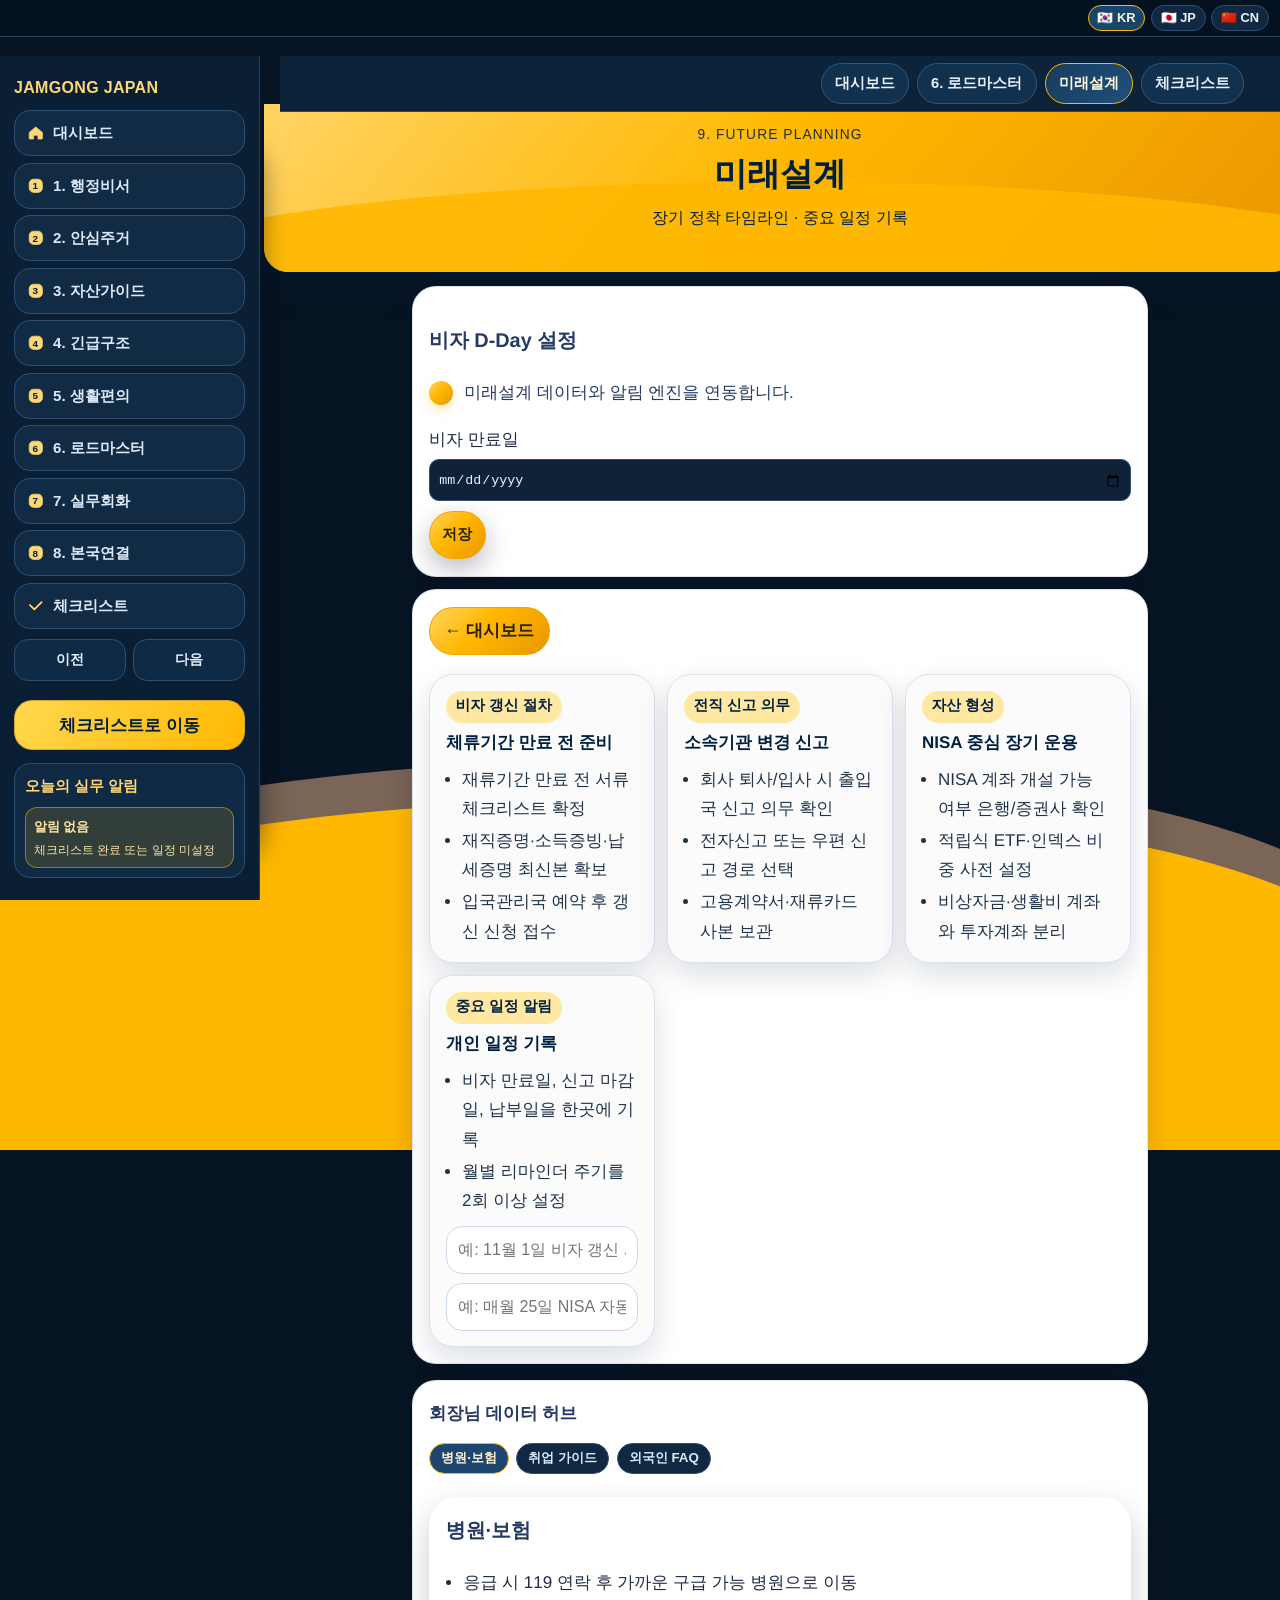
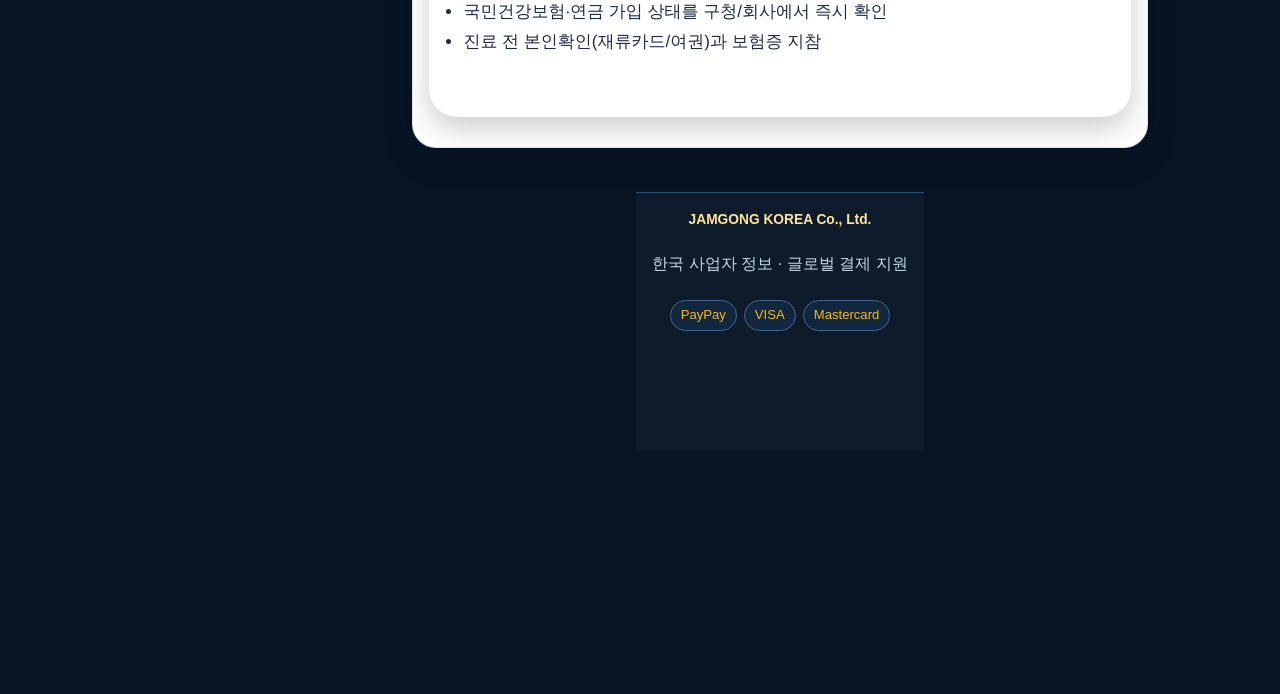
<file: future-planning.html>
<!DOCTYPE html>
<html lang="ko">
<head>
  <meta charset="UTF-8">
  <meta name="viewport" content="width=device-width, initial-scale=1.0">
  <title>9. 미래설계</title>
  <link rel="stylesheet" href="style.css">
  <link rel="manifest" href="manifest.json">
  <meta name="theme-color" content="#0A192F">
  <style>
    html, body { font-size: 16px; line-height: 1.6; }
    body { background: #071423; }

    .future-hero {
      background: #FFB800;
      color: #001f3f;
      border-bottom-left-radius: 24px;
      border-bottom-right-radius: 24px;
      min-height: 168px;
      padding: 1.2rem 1rem 1rem;
      box-shadow: 0 16px 36px rgba(0, 29, 63, 0.2);
    }
    .future-hero .eyebrow,
    .future-hero h1,
    .future-hero .hero-copy { color: #001f3f; }

    .lang-tabs .lang-btn {
      min-height: 48px;
      font-size: 16px;
      font-weight: 800;
    }

    main {
      max-width: 760px;
      padding: 0.9rem 0.75rem 9rem;
    }

    .principles {
      border-radius: 24px;
      box-shadow: 0 12px 28px rgba(0, 29, 63, 0.14);
      padding-left: 16px;
      padding-right: 16px;
    }

    .back-link {
      min-height: 48px;
      border-radius: 24px;
      padding: 0.5rem 0.9rem;
      display: inline-flex;
      align-items: center;
    }

    .timeline {
      margin-top: 0.65rem;
      display: grid;
      gap: 0.75rem;
      grid-template-columns: 1fr;
    }

    .timeline-card,
    .alert-card {
      border-radius: 24px;
      border: 1px solid #d8e2ef;
      background: #fbfbfc;
      box-shadow: 0 12px 30px rgba(0, 29, 63, 0.14);
      padding: 0.9rem 16px;
    }

    .timeline-card h3,
    .alert-card h3 {
      margin: 0 0 0.45rem;
      color: #001f3f;
      font-size: 1.06rem;
      font-weight: 900;
    }

    .time-badge {
      display: inline-block;
      border-radius: 999px;
      padding: 0.2rem 0.6rem;
      background: #ffe8a1;
      color: #001f3f;
      font-weight: 900;
      font-size: 0.92rem;
      margin-bottom: 0.35rem;
    }

    .timeline-card ul,
    .alert-card ul { margin: 0; padding-left: 1rem; }
    .timeline-card li,
    .alert-card li { margin: 0.12rem 0; color: #1f3348; }

    .alert-input {
      margin-top: 0.55rem;
      width: 100%;
      min-height: 48px;
      border-radius: 16px;
      border: 1px solid #ccd9ea;
      padding: 0.65rem 0.7rem;
      font-size: 1rem;
      color: #102a43;
      background: #fff;
    }

    .future-bottom {
      position: fixed;
      left: 0;
      right: 0;
      bottom: calc(58px + env(safe-area-inset-bottom));
      z-index: 28;
      padding: 0.55rem 0.8rem;
      background: linear-gradient(180deg, rgba(7,20,35,0), rgba(7,20,35,0.86) 35%, rgba(7,20,35,0.98));
    }
    .future-bottom .cta-btn {
      width: 100%;
      min-height: 52px;
      border-radius: 24px;
      display: inline-flex;
      align-items: center;
      justify-content: center;
      text-decoration: none;
      font-weight: 900;
      box-shadow: 0 12px 24px rgba(0, 29, 63, 0.24);
    }

    @media (min-width: 900px) {
      .future-bottom {
        position: static;
        background: transparent;
        padding: 0;
        margin-top: 0.9rem;
      }
      main { padding-bottom: 1rem; }
      .timeline { grid-template-columns: repeat(2, minmax(0, 1fr)); }
    }
  </style>
</head>
<body>
  <nav class="lang-tabs" aria-label="언어 전환">
    <button class="lang-btn" data-set-lang="ko" type="button">한국어</button>
    <button class="lang-btn" data-set-lang="ja" type="button">日本語</button>
    <button class="lang-btn" data-set-lang="zh" type="button">简体中文</button>
  </nav>

  <header class="hero future-hero">
    <p class="eyebrow">9. FUTURE PLANNING</p>
    <h1>미래설계</h1>
    <p class="hero-copy">장기 정착 타임라인 · 중요 일정 기록</p>
  </header>

  <main>
    <section class="principles">
      <a class="back-link" href="index.html">← 대시보드</a>

      <div class="timeline">
        <article class="timeline-card">
          <span class="time-badge">비자 갱신 절차</span>
          <h3>체류기간 만료 전 준비</h3>
          <ul>
            <li>재류기간 만료 전 서류 체크리스트 확정</li>
            <li>재직증명·소득증빙·납세증명 최신본 확보</li>
            <li>입국관리국 예약 후 갱신 신청 접수</li>
          </ul>
        </article>

        <article class="timeline-card">
          <span class="time-badge">전직 신고 의무</span>
          <h3>소속기관 변경 신고</h3>
          <ul>
            <li>회사 퇴사/입사 시 출입국 신고 의무 확인</li>
            <li>전자신고 또는 우편 신고 경로 선택</li>
            <li>고용계약서·재류카드 사본 보관</li>
          </ul>
        </article>

        <article class="timeline-card">
          <span class="time-badge">자산 형성</span>
          <h3>NISA 중심 장기 운용</h3>
          <ul>
            <li>NISA 계좌 개설 가능 여부 은행/증권사 확인</li>
            <li>적립식 ETF·인덱스 비중 사전 설정</li>
            <li>비상자금·생활비 계좌와 투자계좌 분리</li>
          </ul>
        </article>

        <article class="alert-card">
          <span class="time-badge">중요 일정 알림</span>
          <h3>개인 일정 기록</h3>
          <ul>
            <li>비자 만료일, 신고 마감일, 납부일을 한곳에 기록</li>
            <li>월별 리마인더 주기를 2회 이상 설정</li>
          </ul>
          <input class="alert-input" type="text" placeholder="예: 11월 1일 비자 갱신 서류 제출" />
          <input class="alert-input" type="text" placeholder="예: 매월 25일 NISA 자동이체 확인" />
        </article>
      </div>
    </section>

    <div class="future-bottom">
      <a class="cta-btn" href="checklist-generator.html">체크리스트로 돌아가기</a>
    </div>
  
    <section id="chairman-data-slot"></section>
  </main>

  <nav class="mobile-bottom-nav">
    <a href="index.html">홈</a>
    <a href="admin-secretary.html">행정비서</a>
    <a href="emergency-rescue.html">긴급</a>
  </nav>

  <script src="app.js"></script>
</body>
</html>
</file>
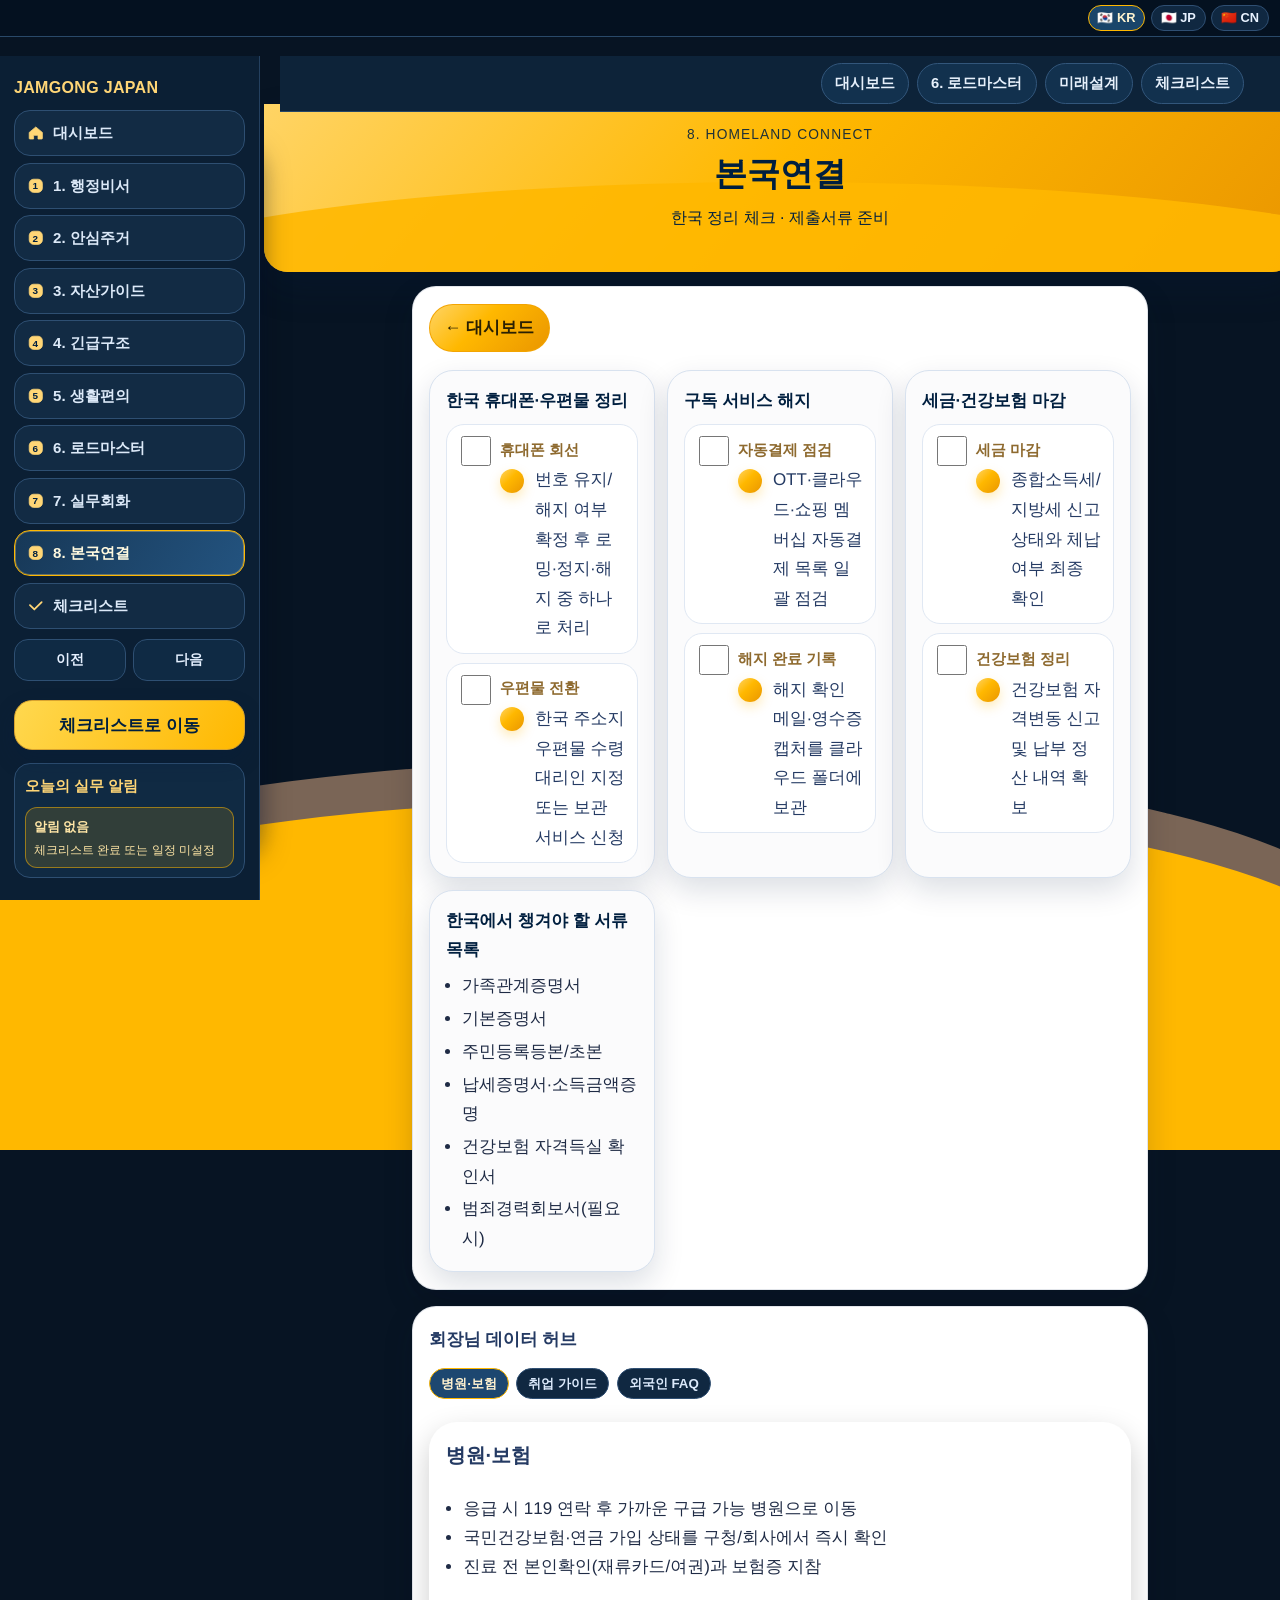
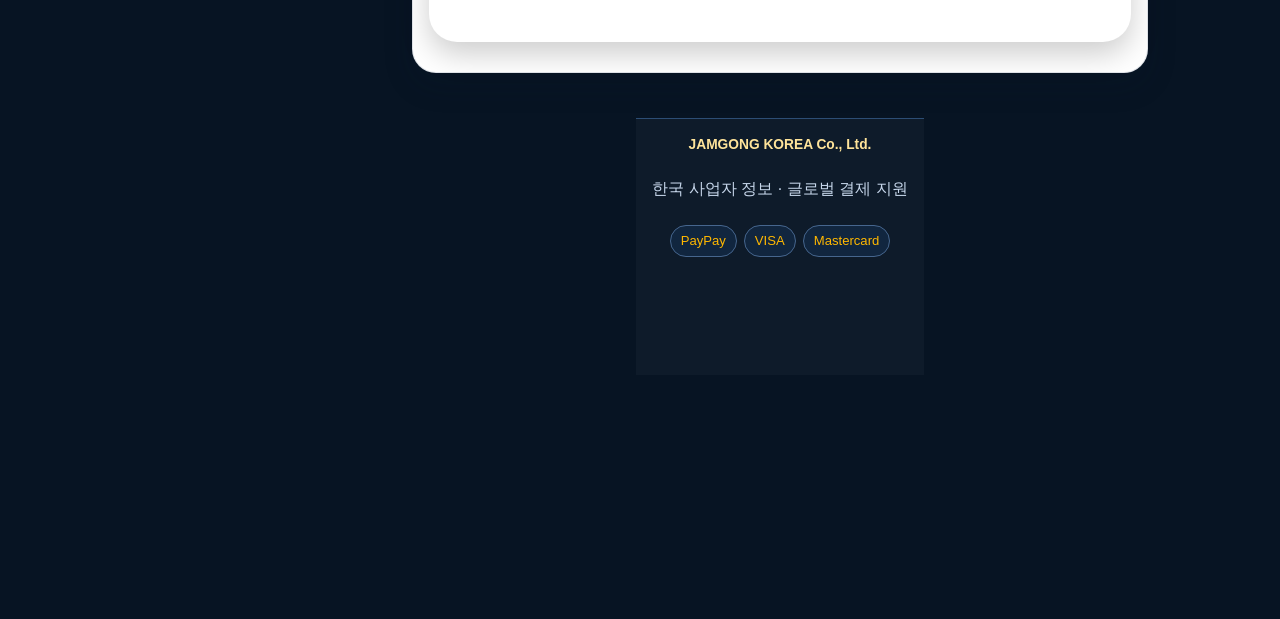
<file: homeland-connect.html>
<!DOCTYPE html>
<html lang="ko">
<head>
  <meta charset="UTF-8">
  <meta name="viewport" content="width=device-width, initial-scale=1.0">
  <title>8. 본국연결</title>
  <link rel="stylesheet" href="style.css">
  <link rel="manifest" href="manifest.json">
  <meta name="theme-color" content="#0A192F">
  <style>
    html, body { font-size: 16px; line-height: 1.6; }
    body { background: #071423; }

    .homeland-hero {
      background: #FFB800;
      color: #001f3f;
      border-bottom-left-radius: 24px;
      border-bottom-right-radius: 24px;
      min-height: 168px;
      padding: 1.2rem 1rem 1rem;
      box-shadow: 0 16px 36px rgba(0, 29, 63, 0.2);
    }
    .homeland-hero .eyebrow,
    .homeland-hero h1,
    .homeland-hero .hero-copy { color: #001f3f; }

    .lang-tabs .lang-btn {
      min-height: 48px;
      font-size: 16px;
      font-weight: 800;
    }

    main {
      max-width: 760px;
      padding: 0.9rem 0.75rem 9rem;
    }

    .principles {
      border-radius: 24px;
      box-shadow: 0 12px 28px rgba(0, 29, 63, 0.14);
      padding-left: 16px;
      padding-right: 16px;
    }

    .back-link {
      min-height: 48px;
      border-radius: 24px;
      padding: 0.5rem 0.9rem;
      display: inline-flex;
      align-items: center;
    }

    .homeland-grid {
      display: grid;
      grid-template-columns: 1fr;
      gap: 0.75rem;
      margin-top: 0.6rem;
    }

    .home-card,
    .docs-card {
      border-radius: 24px;
      border: 1px solid #d8e2ef;
      background: #fbfbfc;
      box-shadow: 0 12px 30px rgba(0, 29, 63, 0.14);
      padding: 0.9rem 16px;
    }

    .home-card h3,
    .docs-card h3 {
      margin: 0 0 0.45rem;
      color: #001f3f;
      font-size: 1.05rem;
      font-weight: 900;
    }

    .task-item {
      margin-top: 0.55rem;
      border: 1px solid #e0e8f3;
      border-radius: 18px;
      padding: 0.62rem;
      display: grid;
      grid-template-columns: 34px 1fr;
      gap: 0.55rem;
      background: #fff;
      align-items: start;
    }

    .task-check {
      width: 30px;
      height: 30px;
      margin-top: 0.1rem;
      accent-color: #ffb800;
      cursor: pointer;
    }

    .task-label {
      color: #8e6a2f;
      font-weight: 900;
      font-size: 0.94rem;
      display: inline-block;
      margin-bottom: 0.1rem;
    }

    .task-line {
      margin: 0;
      color: #1f3348;
    }

    .emph-list {
      margin: 0;
      padding-left: 1rem;
    }
    .emph-list li { margin: 0.2rem 0; }

    .home-bottom {
      position: fixed;
      left: 0;
      right: 0;
      bottom: calc(58px + env(safe-area-inset-bottom));
      z-index: 28;
      padding: 0.55rem 0.8rem;
      background: linear-gradient(180deg, rgba(7,20,35,0), rgba(7,20,35,0.86) 35%, rgba(7,20,35,0.98));
    }
    .home-bottom .cta-btn {
      width: 100%;
      min-height: 52px;
      border-radius: 24px;
      display: inline-flex;
      align-items: center;
      justify-content: center;
      text-decoration: none;
      font-weight: 900;
      box-shadow: 0 12px 24px rgba(0, 29, 63, 0.24);
    }

    @media (min-width: 900px) {
      .home-bottom {
        position: static;
        background: transparent;
        padding: 0;
        margin-top: 0.9rem;
      }
      main { padding-bottom: 1rem; }
      .homeland-grid { grid-template-columns: repeat(2, minmax(0, 1fr)); }
    }
  </style>
</head>
<body>
  <nav class="lang-tabs" aria-label="언어 전환">
    <button class="lang-btn" data-set-lang="ko" type="button">한국어</button>
    <button class="lang-btn" data-set-lang="ja" type="button">日本語</button>
    <button class="lang-btn" data-set-lang="zh" type="button">简体中文</button>
  </nav>

  <header class="hero homeland-hero">
    <p class="eyebrow">8. HOMELAND CONNECT</p>
    <h1>본국연결</h1>
    <p class="hero-copy">한국 정리 체크 · 제출서류 준비</p>
  </header>

  <main>
    <section class="principles">
      <a class="back-link" href="index.html">← 대시보드</a>

      <div class="homeland-grid">
        <article class="home-card">
          <h3>한국 휴대폰·우편물 정리</h3>

          <label class="task-item">
            <input class="task-check" type="checkbox" />
            <span>
              <span class="task-label">휴대폰 회선</span>
              <p class="task-line">번호 유지/해지 여부 확정 후 로밍·정지·해지 중 하나로 처리</p>
            </span>
          </label>

          <label class="task-item">
            <input class="task-check" type="checkbox" />
            <span>
              <span class="task-label">우편물 전환</span>
              <p class="task-line">한국 주소지 우편물 수령 대리인 지정 또는 보관 서비스 신청</p>
            </span>
          </label>
        </article>

        <article class="home-card">
          <h3>구독 서비스 해지</h3>

          <label class="task-item">
            <input class="task-check" type="checkbox" />
            <span>
              <span class="task-label">자동결제 점검</span>
              <p class="task-line">OTT·클라우드·쇼핑 멤버십 자동결제 목록 일괄 점검</p>
            </span>
          </label>

          <label class="task-item">
            <input class="task-check" type="checkbox" />
            <span>
              <span class="task-label">해지 완료 기록</span>
              <p class="task-line">해지 확인 메일·영수증 캡처를 클라우드 폴더에 보관</p>
            </span>
          </label>
        </article>

        <article class="home-card">
          <h3>세금·건강보험 마감</h3>

          <label class="task-item">
            <input class="task-check" type="checkbox" />
            <span>
              <span class="task-label">세금 마감</span>
              <p class="task-line">종합소득세/지방세 신고 상태와 체납 여부 최종 확인</p>
            </span>
          </label>

          <label class="task-item">
            <input class="task-check" type="checkbox" />
            <span>
              <span class="task-label">건강보험 정리</span>
              <p class="task-line">건강보험 자격변동 신고 및 납부 정산 내역 확보</p>
            </span>
          </label>
        </article>

        <article class="docs-card">
          <h3>한국에서 챙겨야 할 서류 목록</h3>
          <ul class="emph-list">
            <li>가족관계증명서</li>
            <li>기본증명서</li>
            <li>주민등록등본/초본</li>
            <li>납세증명서·소득금액증명</li>
            <li>건강보험 자격득실 확인서</li>
            <li>범죄경력회보서(필요 시)</li>
          </ul>
        </article>
      </div>
    </section>

    <div class="home-bottom">
      <a class="cta-btn" href="checklist-generator.html">체크리스트로 돌아가기</a>
    </div>
  
    <section id="chairman-data-slot"></section>
  </main>

  <nav class="mobile-bottom-nav">
    <a href="index.html">홈</a>
    <a href="admin-secretary.html">행정비서</a>
    <a href="emergency-rescue.html">긴급</a>
  </nav>

  <script src="app.js"></script>
</body>
</html>
</file>
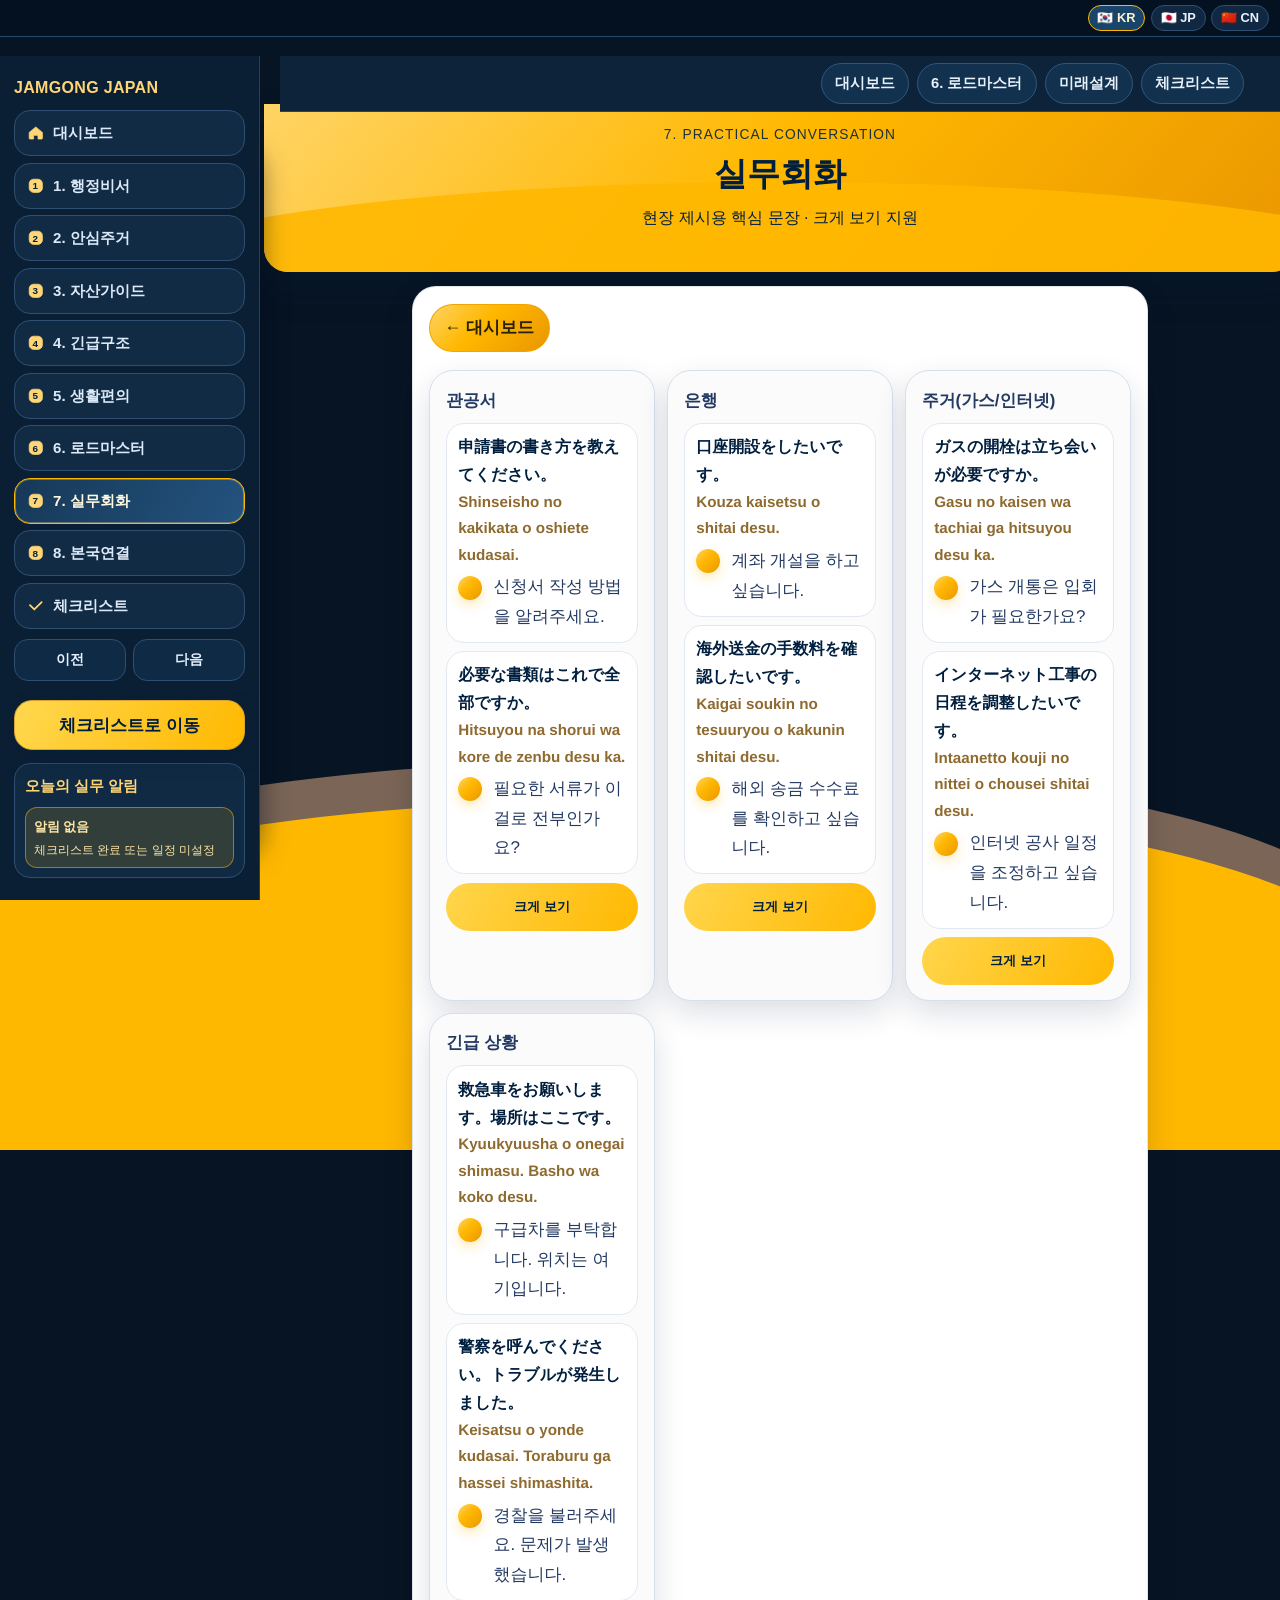
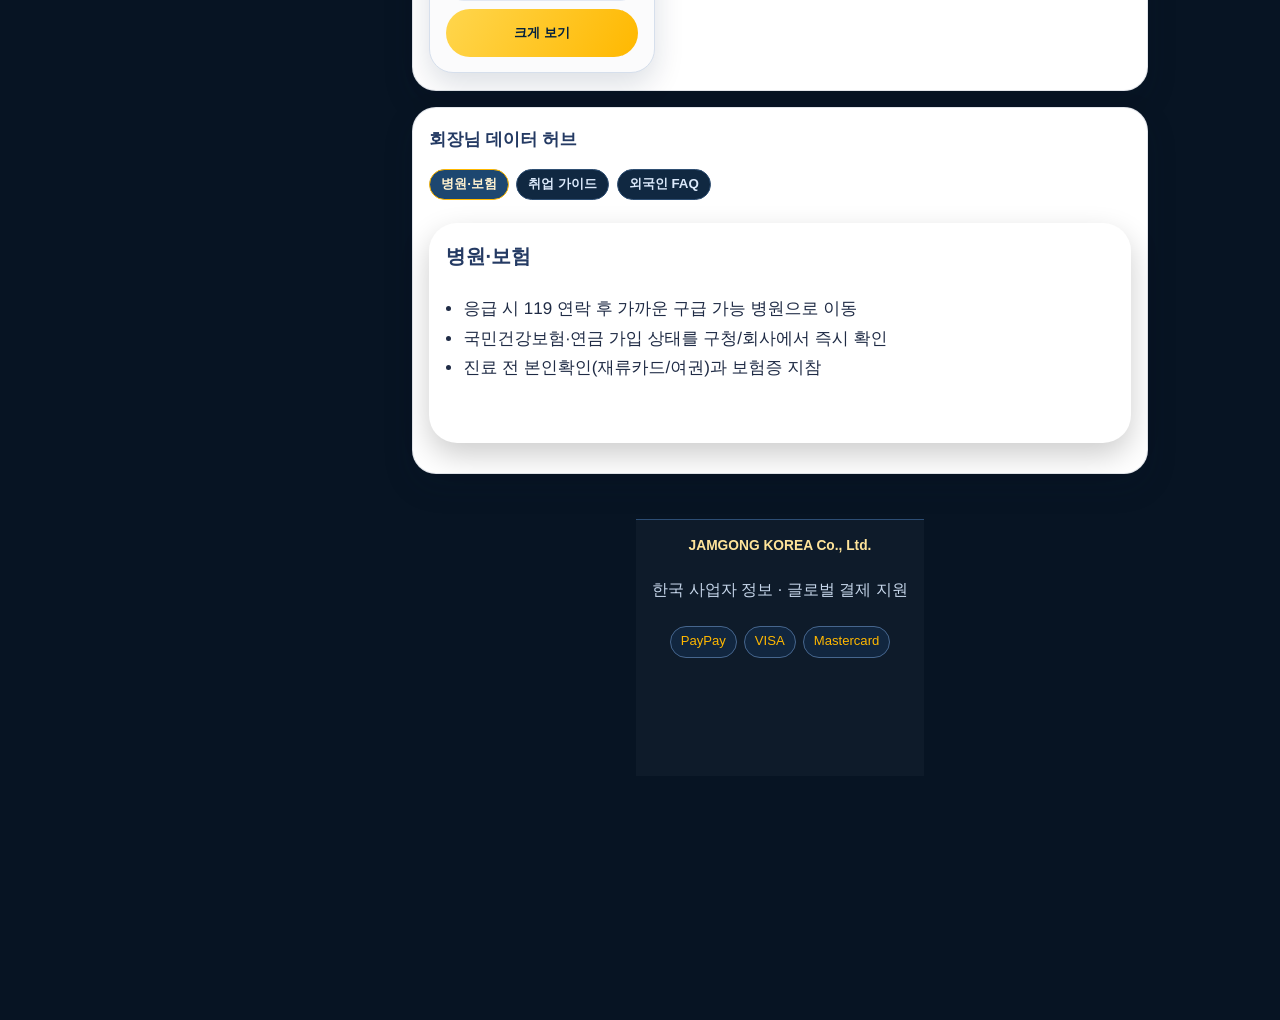
<file: practical-conversation.html>
<!DOCTYPE html>
<html lang="ko">
<head>
  <meta charset="UTF-8">
  <meta name="viewport" content="width=device-width, initial-scale=1.0">
  <title>7. 실무회화</title>
  <link rel="stylesheet" href="style.css">
  <link rel="manifest" href="manifest.json">
  <meta name="theme-color" content="#0A192F">
  <style>
    html, body { font-size: 16px; line-height: 1.6; }
    body { background: #071423; }

    .conversation-hero {
      background: #FFB800;
      color: #001f3f;
      border-bottom-left-radius: 24px;
      border-bottom-right-radius: 24px;
      min-height: 168px;
      padding: 1.2rem 1rem 1rem;
      box-shadow: 0 16px 36px rgba(0, 29, 63, 0.2);
    }
    .conversation-hero .eyebrow,
    .conversation-hero h1,
    .conversation-hero .hero-copy { color: #001f3f; }

    .lang-tabs .lang-btn {
      min-height: 48px;
      font-size: 16px;
      font-weight: 800;
    }

    main {
      max-width: 760px;
      padding: 0.9rem 0.75rem 9rem;
    }

    .principles {
      border-radius: 24px;
      box-shadow: 0 12px 28px rgba(0, 29, 63, 0.14);
      padding-left: 16px;
      padding-right: 16px;
    }

    .back-link {
      min-height: 48px;
      border-radius: 24px;
      padding: 0.5rem 0.9rem;
      display: inline-flex;
      align-items: center;
    }

    .conversation-grid {
      display: grid;
      gap: 0.75rem;
      grid-template-columns: 1fr;
      margin-top: 0.6rem;
    }

    .conv-card {
      border: 1px solid #d6dfec;
      border-radius: 24px;
      padding: 0.9rem 16px;
      background: #fbfbfc;
      box-shadow: 0 12px 30px rgba(0, 29, 63, 0.14);
    }

    .conv-title {
      margin: 0 0 0.45rem;
      color: #001f3f;
      font-size: 1.05rem;
      font-weight: 900;
    }

    .phrase {
      border: 1px solid #e2e8f3;
      border-radius: 18px;
      padding: 0.65rem 0.7rem;
      background: #fff;
      margin-top: 0.5rem;
    }

    .jp {
      font-size: 1rem;
      font-weight: 900;
      color: #001f3f;
    }
    .roma {
      color: #8e6a2f;
      font-weight: 800;
      font-size: 0.95rem;
    }
    .ko-mean {
      margin: 0.2rem 0 0;
      color: #1f3348;
    }

    .zoom-btn {
      margin-top: 0.55rem;
      width: 100%;
      min-height: 48px;
      border: 0;
      border-radius: 24px;
      background: linear-gradient(120deg, #ffd64d, #ffb800);
      color: #001f3f;
      font-weight: 900;
      cursor: pointer;
    }

    .phrase.large .jp { font-size: 1.28rem; }
    .phrase.large .roma { font-size: 1.06rem; }
    .phrase.large .ko-mean { font-size: 1.05rem; }

    .conversation-bottom {
      position: fixed;
      left: 0;
      right: 0;
      bottom: calc(58px + env(safe-area-inset-bottom));
      z-index: 28;
      padding: 0.55rem 0.8rem;
      background: linear-gradient(180deg, rgba(7,20,35,0), rgba(7,20,35,0.86) 35%, rgba(7,20,35,0.98));
    }
    .conversation-bottom .cta-btn {
      width: 100%;
      min-height: 52px;
      border-radius: 24px;
      display: inline-flex;
      align-items: center;
      justify-content: center;
      text-decoration: none;
      font-weight: 900;
      box-shadow: 0 12px 24px rgba(0, 29, 63, 0.24);
    }

    @media (min-width: 900px) {
      .conversation-bottom {
        position: static;
        background: transparent;
        padding: 0;
        margin-top: 0.9rem;
      }
      main { padding-bottom: 1rem; }
      .conversation-grid { grid-template-columns: repeat(2, minmax(0, 1fr)); }
    }
  </style>
</head>
<body>
  <nav class="lang-tabs" aria-label="언어 전환">
    <button class="lang-btn" data-set-lang="ko" type="button">한국어</button>
    <button class="lang-btn" data-set-lang="ja" type="button">日本語</button>
    <button class="lang-btn" data-set-lang="zh" type="button">简体中文</button>
  </nav>

  <header class="hero conversation-hero">
    <p class="eyebrow">7. PRACTICAL CONVERSATION</p>
    <h1>실무회화</h1>
    <p class="hero-copy">현장 제시용 핵심 문장 · 크게 보기 지원</p>
  </header>

  <main>
    <section class="principles">
      <a class="back-link" href="index.html">← 대시보드</a>
      <div class="conversation-grid">
        <article class="conv-card">
          <h3 class="conv-title">관공서</h3>
          <div class="phrase" id="phrase-office-1">
            <div class="jp">申請書の書き方を教えてください。</div>
            <div class="roma">Shinseisho no kakikata o oshiete kudasai.</div>
            <p class="ko-mean">신청서 작성 방법을 알려주세요.</p>
          </div>
          <div class="phrase" id="phrase-office-2">
            <div class="jp">必要な書類はこれで全部ですか。</div>
            <div class="roma">Hitsuyou na shorui wa kore de zenbu desu ka.</div>
            <p class="ko-mean">필요한 서류가 이걸로 전부인가요?</p>
          </div>
          <button class="zoom-btn" type="button" data-target="#phrase-office-1">크게 보기</button>
        </article>

        <article class="conv-card">
          <h3 class="conv-title">은행</h3>
          <div class="phrase" id="phrase-bank-1">
            <div class="jp">口座開設をしたいです。</div>
            <div class="roma">Kouza kaisetsu o shitai desu.</div>
            <p class="ko-mean">계좌 개설을 하고 싶습니다.</p>
          </div>
          <div class="phrase" id="phrase-bank-2">
            <div class="jp">海外送金の手数料を確認したいです。</div>
            <div class="roma">Kaigai soukin no tesuuryou o kakunin shitai desu.</div>
            <p class="ko-mean">해외 송금 수수료를 확인하고 싶습니다.</p>
          </div>
          <button class="zoom-btn" type="button" data-target="#phrase-bank-1">크게 보기</button>
        </article>

        <article class="conv-card">
          <h3 class="conv-title">주거(가스/인터넷)</h3>
          <div class="phrase" id="phrase-home-1">
            <div class="jp">ガスの開栓は立ち会いが必要ですか。</div>
            <div class="roma">Gasu no kaisen wa tachiai ga hitsuyou desu ka.</div>
            <p class="ko-mean">가스 개통은 입회가 필요한가요?</p>
          </div>
          <div class="phrase" id="phrase-home-2">
            <div class="jp">インターネット工事の日程を調整したいです。</div>
            <div class="roma">Intaanetto kouji no nittei o chousei shitai desu.</div>
            <p class="ko-mean">인터넷 공사 일정을 조정하고 싶습니다.</p>
          </div>
          <button class="zoom-btn" type="button" data-target="#phrase-home-1">크게 보기</button>
        </article>

        <article class="conv-card">
          <h3 class="conv-title">긴급 상황</h3>
          <div class="phrase" id="phrase-emg-1">
            <div class="jp">救急車をお願いします。場所はここです。</div>
            <div class="roma">Kyuukyuusha o onegai shimasu. Basho wa koko desu.</div>
            <p class="ko-mean">구급차를 부탁합니다. 위치는 여기입니다.</p>
          </div>
          <div class="phrase" id="phrase-emg-2">
            <div class="jp">警察を呼んでください。トラブルが発生しました。</div>
            <div class="roma">Keisatsu o yonde kudasai. Toraburu ga hassei shimashita.</div>
            <p class="ko-mean">경찰을 불러주세요. 문제가 발생했습니다.</p>
          </div>
          <button class="zoom-btn" type="button" data-target="#phrase-emg-1">크게 보기</button>
        </article>
      </div>
    </section>

    <div class="conversation-bottom">
      <a class="cta-btn" href="checklist-generator.html">체크리스트로 돌아가기</a>
    </div>
  
    <section id="chairman-data-slot"></section>
  </main>

  <nav class="mobile-bottom-nav">
    <a href="index.html">홈</a>
    <a href="admin-secretary.html">행정비서</a>
    <a href="emergency-rescue.html">긴급</a>
  </nav>

  <script src="app.js"></script>
  <script>
    document.querySelectorAll('.zoom-btn').forEach((btn) => {
      btn.addEventListener('click', () => {
        const target = document.querySelector(btn.getAttribute('data-target'));
        if (!target) return;
        target.classList.toggle('large');
      });
    });
  </script>
</body>
</html>
</file>
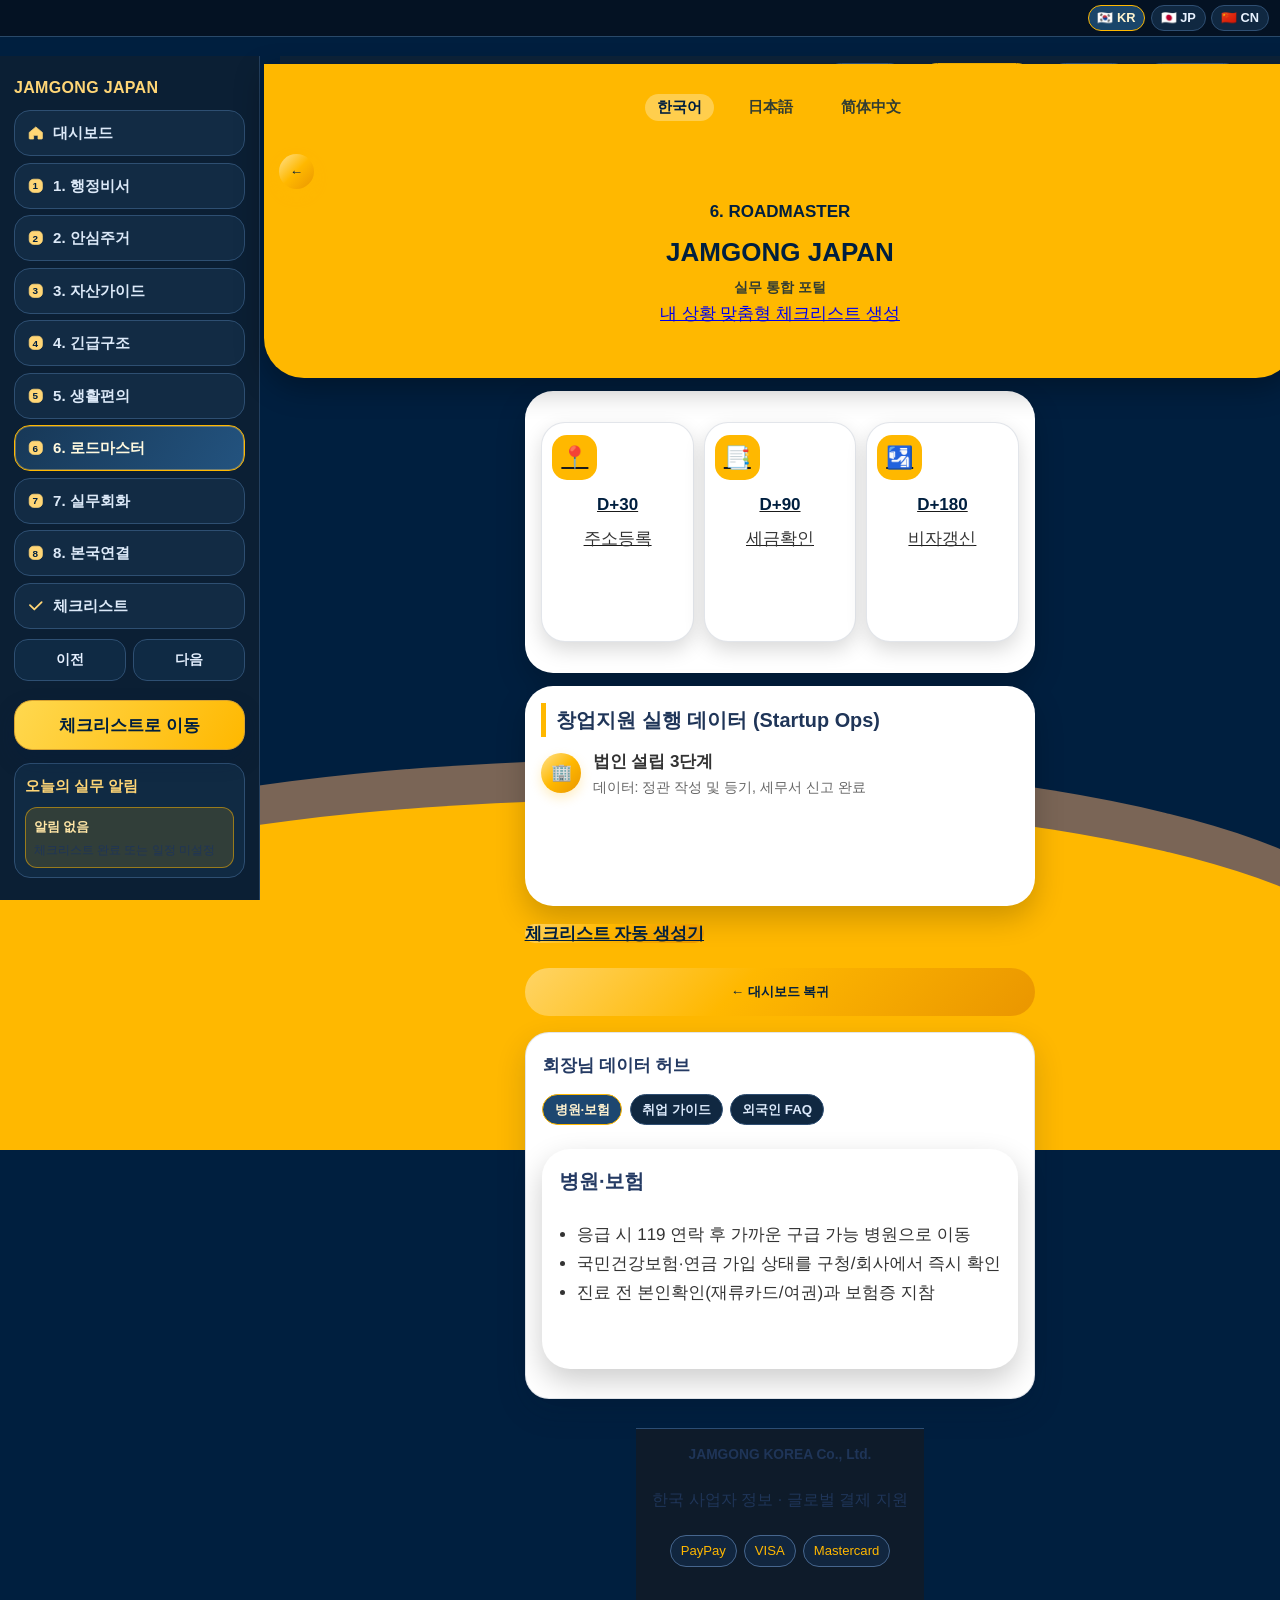
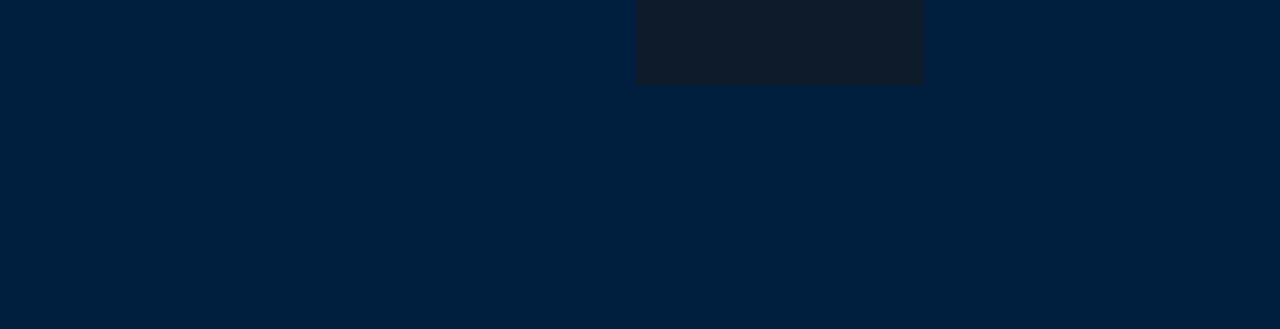
<file: roadmaster.html>
<!DOCTYPE html>
<html lang="ko">
<head>
    <meta charset="UTF-8">
    <meta name="viewport" content="width=device-width, initial-scale=1.0, maximum-scale=1.0, user-scalable=no">
    <title>6. 로드마스터</title>
    <link rel="stylesheet" href="style.css">
    <link rel="manifest" href="manifest.json">
    <meta name="theme-color" content="#0A192F">
</head>
<body class="navy-bg roadmaster-page">
    <header class="golden-streamline-header">
        <div class="lang-nav lang-nav-bar" aria-label="언어 선택">
            <button class="lang-btn lang-toggle lang-tab active" data-set-lang="ko" type="button">한국어</button>
            <button class="lang-btn lang-toggle lang-tab" data-set-lang="ja" type="button">日本語</button>
            <button class="lang-btn lang-toggle lang-tab" data-set-lang="zh" type="button">简体中文</button>
        </div>

        <button class="back-btn-gold back-btn-circle real-button" type="button" onclick="location.href='index.html'">←</button>
        <div class="header-content">
            <span class="step-label">6. ROADMASTER</span>
            <h1>JAMGONG JAPAN</h1>
            <p class="header-sub-text">실무 통합 포털</p>
            <a class="roadmaster-cta real-button" href="checklist-generator.html">내 상황 맞춤형 체크리스트 생성</a>
        </div>
    </header>

    <main class="container roadmaster-container">
        <section class="content-card">
            <div class="timeline-premium-grid" aria-label="실행 타임라인">
            <a class="premium-card premium-link" href="checklist-generator.html#d8_30">
                <div class="icon-circle icon-circle-gold" aria-hidden="true">📍</div>
                <div class="day">D+30</div>
                <div class="task">주소등록</div>
            </a>
            <a class="premium-card premium-link" href="checklist-generator.html#d31_90">
                <div class="icon-circle icon-circle-gold" aria-hidden="true">📑</div>
                <div class="day">D+90</div>
                <div class="task">세금확인</div>
            </a>
            <a class="premium-card premium-link" href="checklist-generator.html#d91_180">
                <div class="icon-circle icon-circle-gold" aria-hidden="true">🛂</div>
                <div class="day">D+180</div>
                <div class="task">비자갱신</div>
            </a>
                    </div>
        </section>

        <section class="content-card">
            <h3 class="engine-title">창업지원 실행 데이터 (Startup Ops)</h3>
            <div class="data-row">
                <div class="icon-circle" aria-hidden="true">🏢</div>
                <div class="text-group">
                    <strong class="data-strong">법인 설립 3단계</strong>
                    <p>데이터: 정관 작성 및 등기, 세무서 신고 완료</p>
                </div>
            </div>
        </section>

        
        <a class="dashboard-return-btn real-button" href="checklist-generator.html">체크리스트 자동 생성기</a>

        <button class="dashboard-return-btn real-button" type="button" onclick="location.href='index.html'">← 대시보드 복귀</button>
    
    <section id="chairman-data-slot"></section>
  </main>

    <nav class="mobile-bottom-nav"><a href="index.html">홈</a><a href="admin-secretary.html">행정비서</a><a href="emergency-rescue.html">긴급</a></nav>
    <script src="app.js"></script>
</body>
</html>
</file>
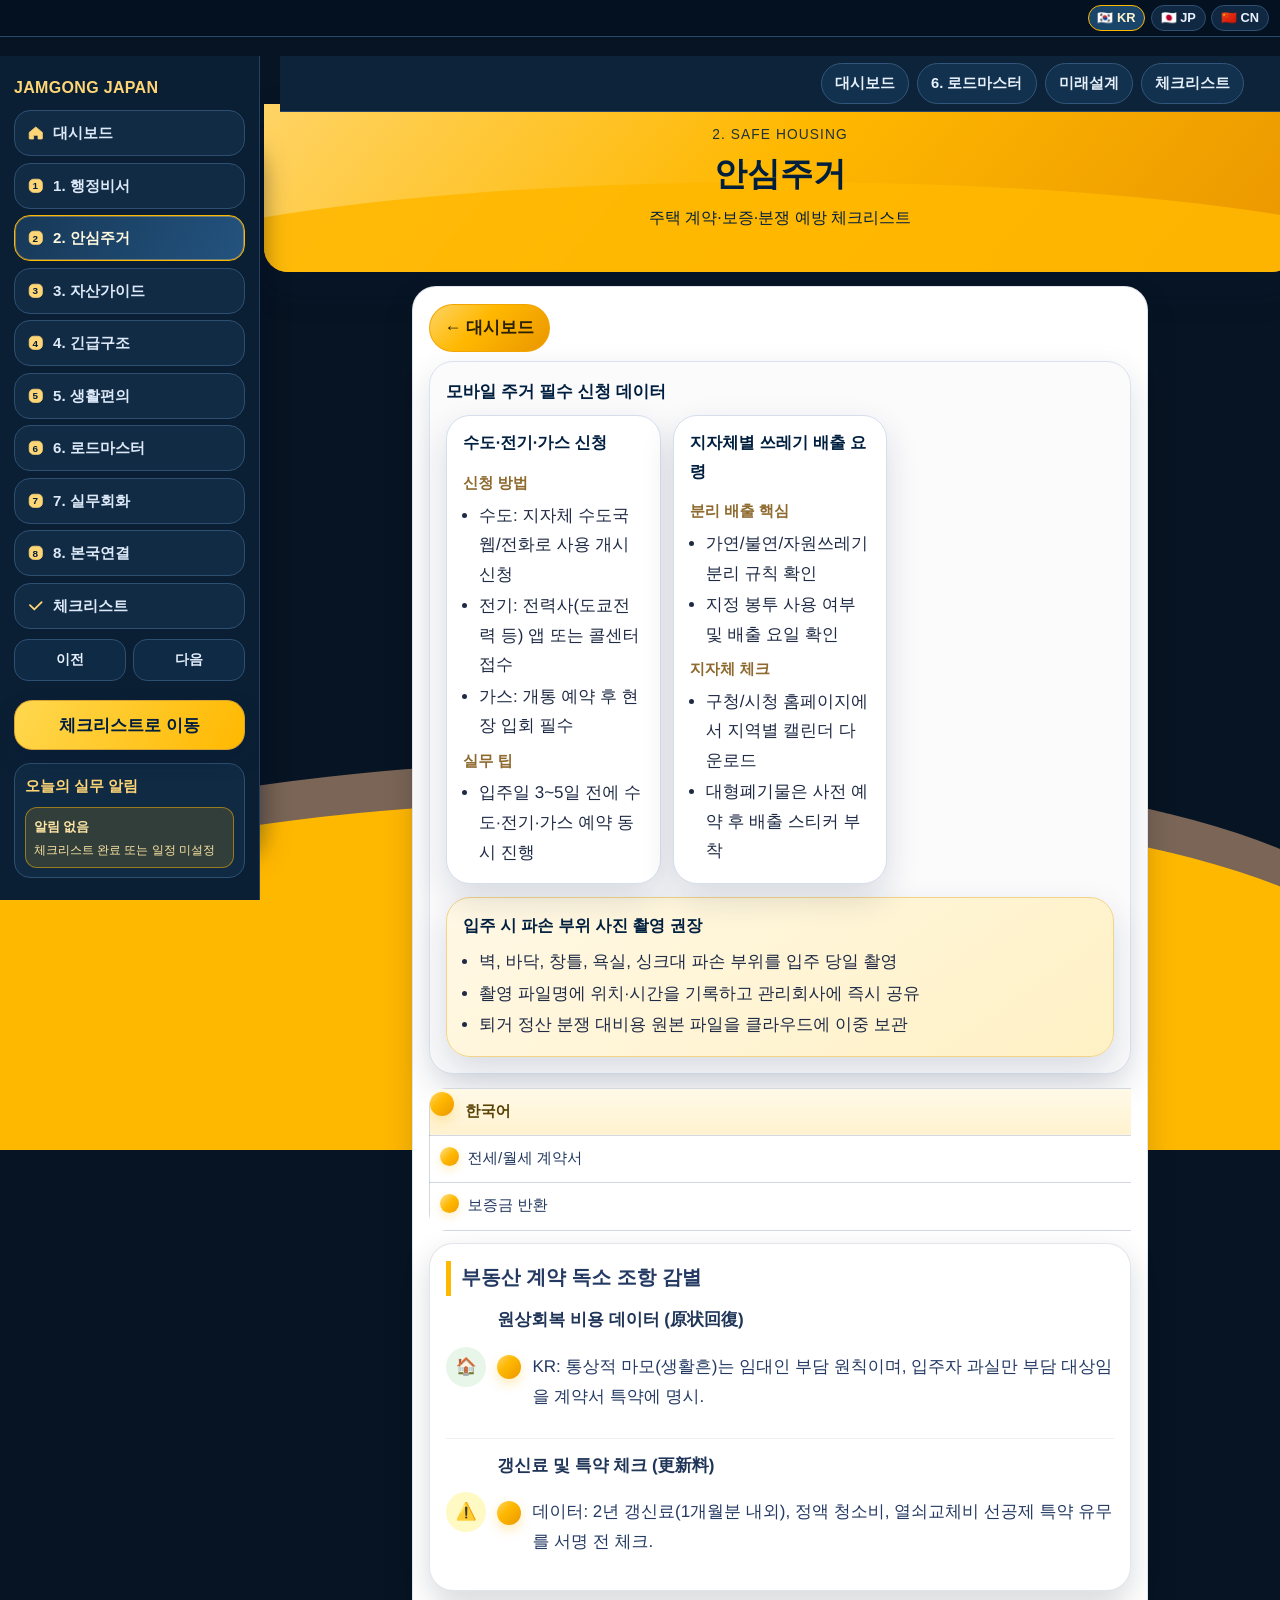
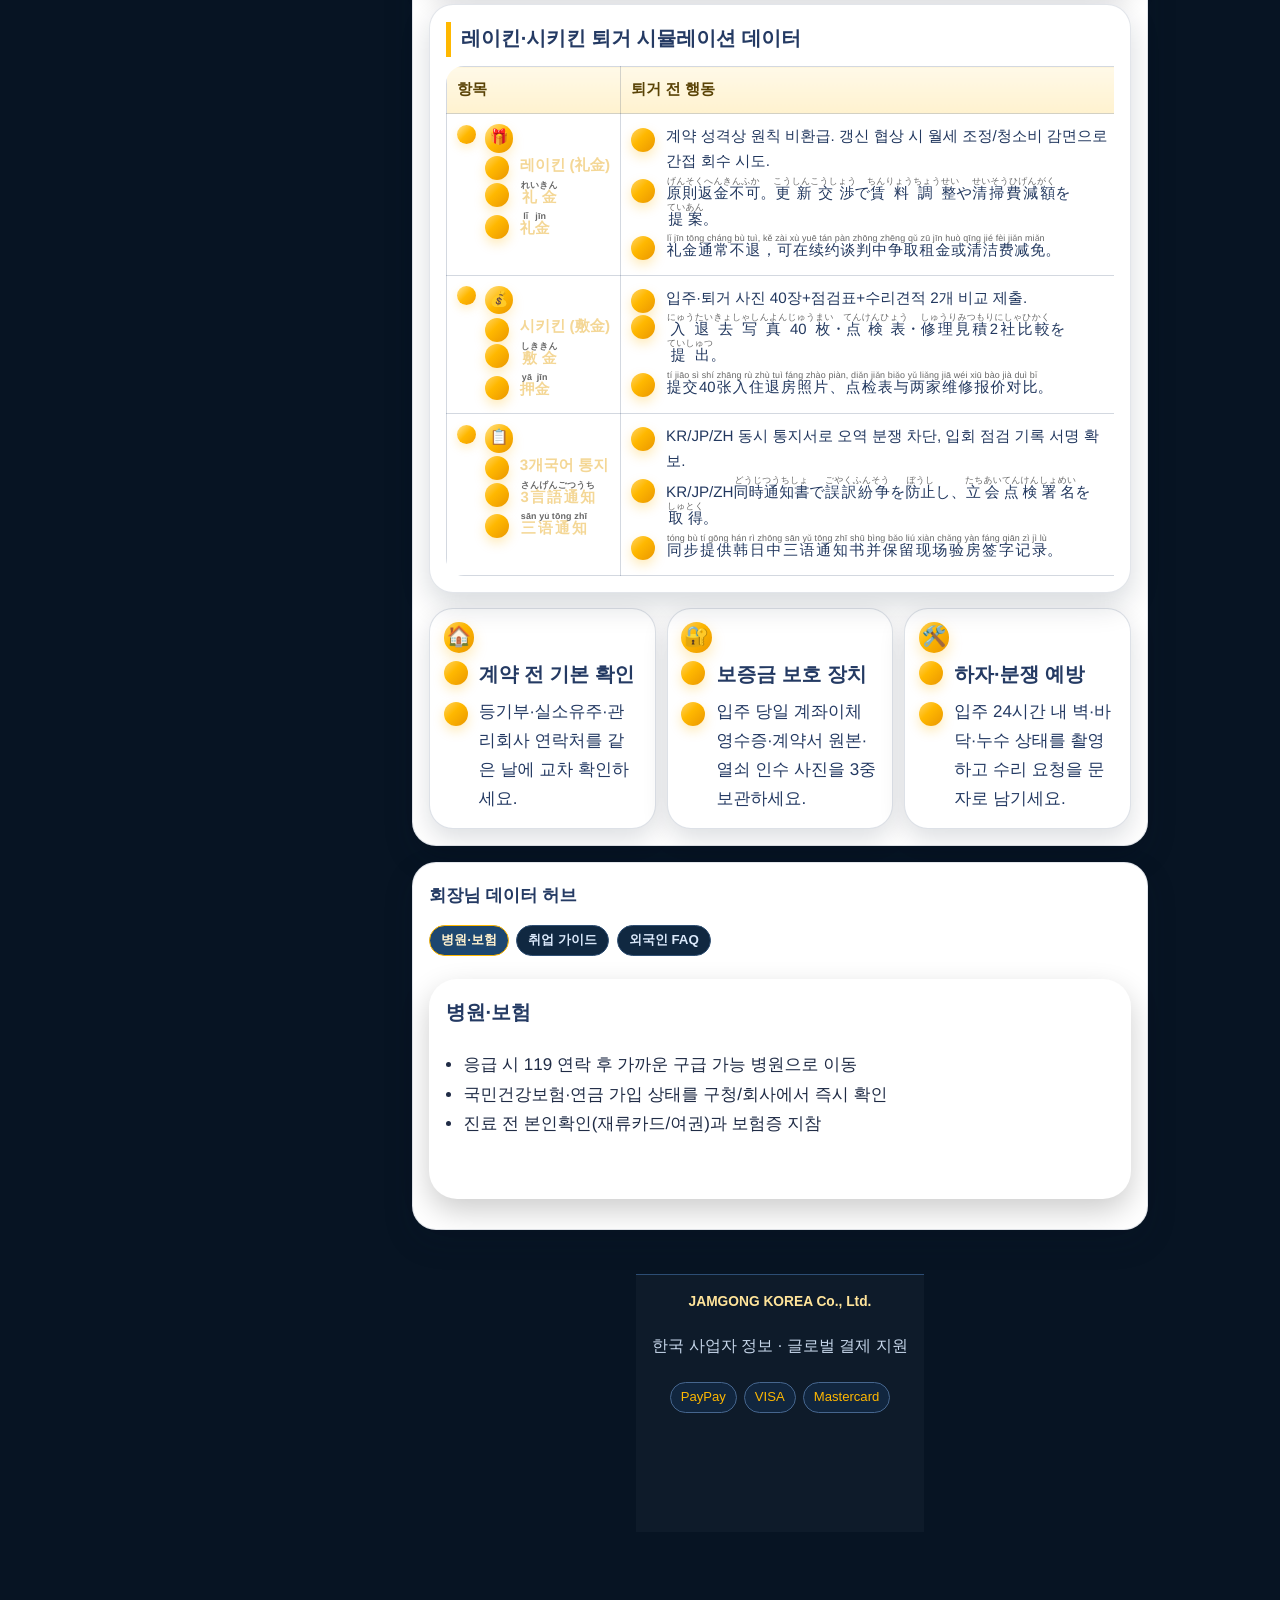
<file: safe-housing.html>
<!DOCTYPE html>
<html lang="ko">
<head>
  <meta charset="UTF-8">
  <meta name="viewport" content="width=device-width, initial-scale=1.0">
  <title>2. 안심주거</title>
  <link rel="stylesheet" href="style.css">
  <link rel="manifest" href="manifest.json">
  <meta name="theme-color" content="#0A192F">

  <style>
    html, body { font-size: 16px; line-height: 1.6; }
    body { background: #071423; }
    .housing-hero {
      background: #FFB800;
      color: #001f3f;
      border-bottom-left-radius: 24px;
      border-bottom-right-radius: 24px;
      min-height: 168px;
      padding: 1.2rem 1rem 1rem;
      box-shadow: 0 16px 36px rgba(0, 29, 63, 0.2);
    }
    .housing-hero .eyebrow,
    .housing-hero h1,
    .housing-hero .hero-copy { color: #001f3f; }


    .lang-tabs .lang-btn {
      min-height: 48px;
      font-size: 16px;
      font-weight: 800;
    }

    .back-link {
      min-height: 48px;
      border-radius: 24px;
      padding: 0.5rem 0.9rem;
      display: inline-flex;
      align-items: center;
    }

    .principles {
      border-radius: 24px;
      box-shadow: 0 12px 28px rgba(0, 29, 63, 0.12);
      padding-left: 16px;
      padding-right: 16px;
    }

    .table-wrap {
      overflow-x: auto;
      -webkit-overflow-scrolling: touch;
    }
    main {
      max-width: 760px;
      padding: 0.9rem 0.75rem 8.8rem;
    }

    .housing-mobile-core,
    .housing-photo-emphasis,
    .housing-mobile-core .lifeline-card,
    .housing-mobile-core .garbage-card {
      border-radius: 24px;
      box-shadow: 0 14px 34px rgba(0, 29, 63, 0.14);
    }

    .housing-mobile-core {
      background: #fbfbfc;
      border: 1px solid #d9e2ef;
      padding: 0.95rem 16px;
      margin-bottom: 0.9rem;
    }
    .housing-mobile-core h2 {
      margin: 0 0 0.55rem;
      color: #001f3f;
      font-size: 1.05rem;
      font-weight: 900;
    }

    .mobile-core-grid {
      display: grid;
      grid-template-columns: 1fr;
      gap: 0.75rem;
    }

    .lifeline-card,
    .garbage-card {
      background: #ffffff;
      border: 1px solid #d5dfec;
      padding: 0.85rem 16px;
    }

    .lifeline-card h3,
    .garbage-card h3,
    .housing-photo-emphasis h3 {
      margin: 0 0 0.45rem;
      font-size: 1.02rem;
      font-weight: 900;
      color: #001f3f;
    }

    .label-chip {
      display: inline-block;
      margin-top: 0.35rem;
      margin-bottom: 0.1rem;
      color: #8e6a2f;
      font-weight: 900;
      font-size: 0.95rem;
    }

    .lifeline-card ul,
    .garbage-card ul,
    .housing-photo-emphasis ul { margin: 0; padding-left: 1rem; }
    .lifeline-card li,
    .garbage-card li,
    .housing-photo-emphasis li { margin: 0.12rem 0; }

    .housing-photo-emphasis {
      margin-top: 0.8rem;
      padding: 0.9rem 16px;
      border: 1px solid #f2d489;
      background: linear-gradient(145deg, #fff8e5, #fff1c5);
    }

    .housing-bottom-actions {
      position: fixed;
      left: 0;
      right: 0;
      bottom: calc(58px + env(safe-area-inset-bottom));
      z-index: 28;
      display: grid;
      gap: 0.75rem;
      padding: 0.55rem 0.8rem;
      background: linear-gradient(180deg, rgba(7,20,35,0), rgba(7,20,35,0.84) 28%, rgba(7,20,35,0.98));
    }
    .housing-bottom-actions .cta-btn,
    .housing-bottom-actions .action-btn {
      width: 100%;
      min-height: 52px;
      border-radius: 24px;
      text-decoration: none;
      display: inline-flex;
      align-items: center;
      justify-content: center;
      font-size: 1rem;
      font-weight: 900;
      box-shadow: 0 12px 24px rgba(0, 29, 63, 0.24);
    }

    .fact-table {
      min-width: 100%;
      font-size: 0.95rem;
    }

    @media (min-width: 900px) {
      .housing-bottom-actions {
        position: static;
        background: transparent;
        padding: 0;
        margin-top: 0.9rem;
      }
      main { padding-bottom: 1rem; }
      .mobile-core-grid { grid-template-columns: repeat(2, minmax(0, 1fr)); }
      .fact-table { min-width: 760px; }
    }
  </style>

</head>
<body>
  <nav class="lang-tabs" aria-label="언어 전환">
    <button class="lang-btn" data-set-lang="ko" type="button">한국어</button>
    <button class="lang-btn" data-set-lang="ja" type="button">日本語</button>
    <button class="lang-btn" data-set-lang="zh" type="button">简体中文</button>
  </nav>

  <header class="hero housing-hero">
    <p class="eyebrow">2. SAFE HOUSING</p>
    <h1>안심주거</h1>
    <p class="hero-copy">주택 계약·보증·분쟁 예방 체크리스트</p>
  </header>

  <main>
    <section class="principles">
      <a class="back-link" href="index.html">← 대시보드</a>

      <section class="housing-mobile-core" aria-label="주거 라이프라인 실무 데이터">
        <h2>모바일 주거 필수 신청 데이터</h2>
        <div class="mobile-core-grid">
          <article class="lifeline-card">
            <h3>수도·전기·가스 신청</h3>
            <span class="label-chip">신청 방법</span>
            <ul>
              <li>수도: 지자체 수도국 웹/전화로 사용 개시 신청</li>
              <li>전기: 전력사(도쿄전력 등) 앱 또는 콜센터 접수</li>
              <li>가스: 개통 예약 후 현장 입회 필수</li>
            </ul>
            <span class="label-chip">실무 팁</span>
            <ul>
              <li>입주일 3~5일 전에 수도·전기·가스 예약 동시 진행</li>
            </ul>
          </article>

          <article class="garbage-card">
            <h3>지자체별 쓰레기 배출 요령</h3>
            <span class="label-chip">분리 배출 핵심</span>
            <ul>
              <li>가연/불연/자원쓰레기 분리 규칙 확인</li>
              <li>지정 봉투 사용 여부 및 배출 요일 확인</li>
            </ul>
            <span class="label-chip">지자체 체크</span>
            <ul>
              <li>구청/시청 홈페이지에서 지역별 캘린더 다운로드</li>
              <li>대형폐기물은 사전 예약 후 배출 스티커 부착</li>
            </ul>
          </article>
        </div>

        <article class="housing-photo-emphasis">
          <h3>입주 시 파손 부위 사진 촬영 권장</h3>
          <ul>
            <li>벽, 바닥, 창틀, 욕실, 싱크대 파손 부위를 입주 당일 촬영</li>
            <li>촬영 파일명에 위치·시간을 기록하고 관리회사에 즉시 공유</li>
            <li>퇴거 정산 분쟁 대비용 원본 파일을 클라우드에 이중 보관</li>
          </ul>
        </article>
      </section>

      <div class="table-wrap">
        <table class="fact-table">
          <thead>
            <tr>
              <th class="col-ko">한국어</th>
              <th class="col-ja">日本語(ふりがな)</th>
              <th class="col-zh">中文(Pinyin)</th>
            </tr>
          </thead>
          <tbody>
            <tr>
              <td class="col-ko">전세/월세 계약서</td>
              <td class="col-ja"><ruby>賃貸借契約書<rt>ちんたいしゃく けいやくしょ</rt></ruby></td>
              <td class="col-zh"><ruby>租赁合同<rt>zū lìn hé tóng</rt></ruby></td>
            </tr>
            <tr>
              <td class="col-ko">보증금 반환</td>
              <td class="col-ja"><ruby>敷金返還<rt>しききん へんかん</rt></ruby></td>
              <td class="col-zh"><ruby>押金返还<rt>yā jīn fǎn huán</rt></ruby></td>
            </tr>
          </tbody>
        </table>
      </div>



      <section class="content-card engine-card principles">
        <h3 class="engine-title">부동산 계약 독소 조항 감별</h3>
        <div class="data-row">
          <div class="icon-circle icon-green" aria-hidden="true">🏠</div>
          <div>
            <strong class="data-strong">원상회복 비용 데이터 (原状回復)</strong>
            <p class="col-ko">KR: 통상적 마모(생활흔)는 임대인 부담 원칙이며, 입주자 과실만 부담 대상임을 계약서 특약에 명시.</p>
            <p class="col-ja">JP: <ruby>通常<rt>つうじょう</rt></ruby>の<ruby>摩耗<rt>まもう</rt></ruby>は<ruby>貸主<rt>かしぬし</rt></ruby><ruby>負担<rt>ふたん</rt></ruby>、<ruby>借主過失<rt>かりぬしかしつ</rt></ruby>のみ<ruby>請求対象<rt>せいきゅうたいしょう</rt></ruby>。</p>
            <p class="col-zh">CN: <ruby>正常磨损由房东承担，仅承租人过失部分可计费<rt>zhèng cháng mó sǔn yóu fáng dōng chéng dān, jǐn chéng zū rén guò shī bù fèn kě jì fèi</rt></ruby>。</p>
          </div>
        </div>
        <div class="data-row">
          <div class="icon-circle icon-yellow" aria-hidden="true">⚠️</div>
          <div>
            <strong class="data-strong">갱신료 및 특약 체크 (更新料)</strong>
            <p class="col-ko">데이터: 2년 갱신료(1개월분 내외), 정액 청소비, 열쇠교체비 선공제 특약 유무를 서명 전 체크.</p>
            <p class="col-ja">JP: <ruby>更新料<rt>こうしんりょう</rt></ruby>・<ruby>定額清掃費<rt>ていがくせいそうひ</rt></ruby>・<ruby>鍵交換費先控除<rt>かぎこうかんひさきこうじょ</rt></ruby>の<ruby>有無<rt>うむ</rt></ruby>を<ruby>署名前<rt>しょめいまえ</rt></ruby>に<ruby>確認<rt>かくにん</rt></ruby>。</p>
            <p class="col-zh">CN: <ruby>签约前核对续约费、定额清洁费及换锁费预扣条款<rt>qiān yuē qián hé duì xù yuē fèi, dìng é qīng jié fèi jí huàn suǒ fèi yù kòu tiáo kuǎn</rt></ruby>。</p>
          </div>
        </div>
      </section>

      <section class="content-card engine-card principles">
        <h3 class="engine-title">레이킨·시키킨 퇴거 시뮬레이션 데이터</h3>
        <div class="table-wrap">
          <table class="fact-table compare-table moveout-sim-table">
            <thead>
              <tr><th>항목</th><th>퇴거 전 행동</th><th>반환율 개선 데이터</th></tr>
            </thead>
            <tbody>
              <tr>
                <td><span class="visa-icon" aria-hidden="true">🎁</span><span class="col-ko">레이킨 (礼金)</span><span class="col-ja"><ruby>礼金<rt>れいきん</rt></ruby></span><span class="col-zh"><ruby>礼金<rt>lǐ jīn</rt></ruby></span></td>
                <td><span class="col-ko">계약 성격상 원칙 비환급. 갱신 협상 시 월세 조정/청소비 감면으로 간접 회수 시도.</span><span class="col-ja"><ruby>原則返金不可<rt>げんそくへんきんふか</rt></ruby>。<ruby>更新交渉<rt>こうしんこうしょう</rt></ruby>で<ruby>賃料調整<rt>ちんりょうちょうせい</rt></ruby>や<ruby>清掃費減額<rt>せいそうひげんがく</rt></ruby>を<ruby>提案<rt>ていあん</rt></ruby>。</span><span class="col-zh"><ruby>礼金通常不退，可在续约谈判中争取租金或清洁费减免<rt>lǐ jīn tōng cháng bù tuì, kě zài xù yuē tán pàn zhōng zhēng qǔ zū jīn huò qīng jié fèi jiǎn miǎn</rt></ruby>。</span></td>
                <td><span class="col-ko">직접 반환율 0% 기준, 재계약 협상 성공 시 총거주비 3~6% 절감</span><span class="col-ja"><ruby>直接返金率<rt>ちょくせつへんきんりつ</rt></ruby>0%を<ruby>前提<rt>ぜんてい</rt></ruby>に、<ruby>再契約成功<rt>さいけいやくせいこう</rt></ruby>で<ruby>総住居費<rt>そうじゅうきょひ</rt></ruby>3〜6%<ruby>削減<rt>さくげん</rt></ruby></span><span class="col-zh"><ruby>在礼金不退前提下，续约谈判成功可降低总居住成本3~6%<rt>zài lǐ jīn bù tuì qián tí xià, xù yuē tán pàn chéng gōng kě jiàng dī zǒng jū zhù chéng běn 3~6%</rt></ruby></span></td>
              </tr>
              <tr>
                <td><span class="visa-icon" aria-hidden="true">💰</span><span class="col-ko">시키킨 (敷金)</span><span class="col-ja"><ruby>敷金<rt>しききん</rt></ruby></span><span class="col-zh"><ruby>押金<rt>yā jīn</rt></ruby></span></td>
                <td><span class="col-ko">입주·퇴거 사진 40장+점검표+수리견적 2개 비교 제출.</span><span class="col-ja"><ruby>入退去写真40枚<rt>にゅうたいきょしゃしんよんじゅうまい</rt></ruby>・<ruby>点検表<rt>てんけんひょう</rt></ruby>・<ruby>修理見積2社比較<rt>しゅうりみつもりにしゃひかく</rt></ruby>を<ruby>提出<rt>ていしゅつ</rt></ruby>。</span><span class="col-zh"><ruby>提交40张入住退房照片、点检表与两家维修报价对比<rt>tí jiāo sì shí zhāng rù zhù tuì fáng zhào piàn, diǎn jiǎn biǎo yǔ liǎng jiā wéi xiū bào jià duì bǐ</rt></ruby>。</span></td>
                <td><span class="col-ko">증빙 미제출 대비 반환율 평균 +18~27%p 개선</span><span class="col-ja"><ruby>証憑未提出<rt>しょうひょうみていしゅつ</rt></ruby><ruby>比較<rt>ひかく</rt></ruby>で<ruby>返還率<rt>へんかんりつ</rt></ruby>+18〜27%p<ruby>改善<rt>かいぜん</rt></ruby></span><span class="col-zh"><ruby>较无证据提交情形，押金返还率平均提升18~27个百分点<rt>jiào wú zhèng jù tí jiāo qíng xíng, yā jīn fǎn huán lǜ píng jūn tí shēng 18~27 gè bǎi fēn diǎn</rt></ruby></span></td>
              </tr>
              <tr>
                <td><span class="visa-icon" aria-hidden="true">📋</span><span class="col-ko">3개국어 통지</span><span class="col-ja"><ruby>3言語通知<rt>さんげんごつうち</rt></ruby></span><span class="col-zh"><ruby>三语通知<rt>sān yǔ tōng zhī</rt></ruby></span></td>
                <td><span class="col-ko">KR/JP/ZH 동시 통지서로 오역 분쟁 차단, 입회 점검 기록 서명 확보.</span><span class="col-ja">KR/JP/ZH<ruby>同時通知書<rt>どうじつうちしょ</rt></ruby>で<ruby>誤訳紛争<rt>ごやくふんそう</rt></ruby>を<ruby>防止<rt>ぼうし</rt></ruby>し、<ruby>立会点検署名<rt>たちあいてんけんしょめい</rt></ruby>を<ruby>取得<rt>しゅとく</rt></ruby>。</span><span class="col-zh"><ruby>同步提供韩日中三语通知书并保留现场验房签字记录<rt>tóng bù tí gōng hán rì zhōng sān yǔ tōng zhī shū bìng bǎo liú xiàn chǎng yàn fáng qiān zì jì lù</rt></ruby>。</span></td>
                <td><span class="col-ko">분쟁 장기화 비율 30%→12%로 감소(내부 케이스 기준)</span><span class="col-ja"><ruby>長期紛争率<rt>ちょうきふんそうりつ</rt></ruby>30%→12%に<ruby>低下<rt>ていか</rt></ruby>（<ruby>内部事例<rt>ないぶじれい</rt></ruby>）</span><span class="col-zh"><ruby>纠纷长期化比例由30%降至12%（内部案例）<rt>jiū fēn cháng qī huà bǐ lì yóu sān líng bǎi fēn zhī jiàng zhì shí èr bǎi fēn zhī (nèi bù àn lì)</rt></ruby></span></td>
              </tr>
            </tbody>
          </table>
        </div>
      </section>
      <section class="housing-check-grid" aria-label="안심주거 상세 체크리스트">
        <article class="housing-check-item">
          <h3>
            <span class="housing-icon" aria-hidden="true">🏠</span>
            <span class="col-ko">계약 전 기본 확인</span>
            <span class="col-ja"><ruby>契約前確認<rt>けいやくまえかくにん</rt></ruby></span>
            <span class="col-zh"><ruby>签约前核验<rt>qiān yuē qián hé yàn</rt></ruby></span>
          </h3>
          <p class="col-ko">등기부·실소유주·관리회사 연락처를 같은 날에 교차 확인하세요.</p>
          <p class="col-ja"><ruby>登記情報<rt>とうきじょうほう</rt></ruby>・<ruby>実所有者<rt>じつしょゆうしゃ</rt></ruby>・<ruby>管理会社連絡先<rt>かんりがいしゃれんらくさき</rt></ruby>を<ruby>同日確認<rt>どうじつかくにん</rt></ruby>してください。</p>
          <p class="col-zh"><ruby>请在同一天交叉核验登记信息、实际所有人和管理公司联系方式<rt>qǐng zài tóng yì tiān jiāo chā hé yàn dēng jì xìn xī, shí jì suǒ yǒu rén hé guǎn lǐ gōng sī lián xì fāng shì</rt></ruby>。</p>
        </article>

        <article class="housing-check-item">
          <h3>
            <span class="housing-icon" aria-hidden="true">🔐</span>
            <span class="col-ko">보증금 보호 장치</span>
            <span class="col-ja"><ruby>敷金保護<rt>しききんほご</rt></ruby></span>
            <span class="col-zh"><ruby>押金保护<rt>yā jīn bǎo hù</rt></ruby></span>
          </h3>
          <p class="col-ko">입주 당일 계좌이체 영수증·계약서 원본·열쇠 인수 사진을 3중 보관하세요.</p>
          <p class="col-ja"><ruby>入居日<rt>にゅうきょび</rt></ruby>に<ruby>振込明細<rt>ふりこみめいさい</rt></ruby>・<ruby>契約書原本<rt>けいやくしょげんぽん</rt></ruby>・<ruby>鍵受取写真<rt>かぎうけとりしゃしん</rt></ruby>を3<ruby>重保管<rt>じゅうほかん</rt></ruby>します。</p>
          <p class="col-zh"><ruby>入住当天请三重留存转账凭证、合同原件与钥匙交接照片<rt>rù zhù dāng tiān qǐng sān chóng liú cún zhuǎn zhàng píng zhèng, hé tóng yuán jiàn yǔ yào shi jiāo jiē zhào piàn</rt></ruby>。</p>
        </article>

        <article class="housing-check-item">
          <h3>
            <span class="housing-icon" aria-hidden="true">🛠️</span>
            <span class="col-ko">하자·분쟁 예방</span>
            <span class="col-ja"><ruby>不具合予防<rt>ふぐあいよぼう</rt></ruby></span>
            <span class="col-zh"><ruby>缺陷纠纷预防<rt>quē xiàn jiū fēn yù fáng</rt></ruby></span>
          </h3>
          <p class="col-ko">입주 24시간 내 벽·바닥·누수 상태를 촬영하고 수리 요청을 문자로 남기세요.</p>
          <p class="col-ja"><ruby>入居後24時間以内<rt>にゅうきょごにじゅうよじかんいない</rt></ruby>に<ruby>壁床漏水状態<rt>かべゆかろうすいじょうたい</rt></ruby>を<ruby>撮影<rt>さつえい</rt></ruby>し、<ruby>修理依頼<rt>しゅうりいらい</rt></ruby>を<ruby>文章保存<rt>ぶんしょうほぞん</rt></ruby>してください。</p>
          <p class="col-zh"><ruby>入住24小时内请拍摄墙面地面与漏水状态，并以文字保留维修请求<rt>rù zhù èr shí sì xiǎo shí nèi qǐng pāi shè qiáng miàn dì miàn yǔ lòu shuǐ zhuàng tài, bìng yǐ wén zì bǎo liú wéi xiū qǐng qiú</rt></ruby>。</p>
        </article>
      </section>
    </section>
    <div class="housing-bottom-actions">
      <a class="action-btn" href="roadmaster.html#d0_7">라이프라인 신청 바로가기</a>
      <a class="cta-btn" href="checklist-generator.html">체크리스트로 돌아가기</a>
    </div>
  
    <section id="chairman-data-slot"></section>
  </main>

  <nav class="mobile-bottom-nav">
    <a href="index.html">홈</a>
    <a href="admin-secretary.html">행정비서</a>
    <a href="emergency-rescue.html">긴급</a>
  </nav>

  <script src="app.js"></script>
</body>
</html>
</file>
<file: style.css>
:root {
  --bg: #071423;
  --surface: #0f2238;
  --line: #284565;
  --text: #e7f1ff;
  --muted: #b4c7de;
  --brand: #133a60;
  --brand-2: #0d2945;
  --danger: #d86b6b;
  --gold: #d8b56a;
  --gold-2: #8e6a2f;
}

* { box-sizing: border-box; }

body {
  margin: 0;
  font-family: "Noto Sans KR", "Noto Sans JP", "Noto Sans SC", sans-serif;
  font-size: 16px;
  color: var(--text);
  background: var(--bg);
  line-height: 1.65;
  padding-top: 56px;
  padding-bottom: 244px;
}

.lang-tabs {
  position: fixed;
  top: 0;
  left: 0;
  right: 0;
  z-index: 20;
  display: grid;
  grid-template-columns: repeat(3, 1fr);
  background: #081423;
  border-bottom: 1px solid #27415e;
}

.lang-btn {
  border: 0;
  background: transparent;
  color: #c9d7ea;
  font-size: 14px;
  padding: 12px 6px;
  white-space: nowrap;
}

.lang-btn.active {
  color: #fff;
  background: #1b4f7d;
  font-weight: 700;
}

.hero {
  background: linear-gradient(135deg, #06111f, #102943 65%, #21476f);
  color: #fff;
  padding: 1.8rem 1rem;
  text-align: center;
}

.eyebrow { margin: 0; font-size: 0.86rem; letter-spacing: 0.08em; opacity: 0.88; }
.hero h1 { margin: 0.35rem 0 0.55rem; font-size: clamp(1.3rem, 5vw, 2rem); }
.hero-copy { margin: 0 auto; max-width: 980px; }

.mobile-urgent-line {
  display: none;
}

main { max-width: 1100px; margin: 0 auto; padding: 0.9rem; }

.principles,
.card {
  border: 1px solid var(--line);
  border-radius: 14px;
  background: var(--surface);
}

.principles { padding: 1rem; margin-bottom: 0.8rem; }
.principles h2 { margin-top: 0; font-size: 1.08rem; }

.dashboard {
  display: grid;
  gap: 0.75rem;
  grid-template-columns: repeat(2, minmax(0, 1fr));
}

@media (max-width: 700px) {
  .dashboard { grid-template-columns: 1fr; }
}

.card-link { text-decoration: none; color: inherit; }
.card { padding: 1rem; }
.card h3 { margin: 0 0 0.2rem; font-size: 1rem; color: var(--brand); }
.card p { margin: 0; color: var(--muted); }

.card-interactive { transition: transform 0.14s ease, box-shadow 0.14s ease, border-color 0.14s ease; }
.card-link:hover .card-interactive,
.card-link:focus-visible .card-interactive {
  transform: translateY(-2px);
  border-color: #94b7dd;
  box-shadow: 0 8px 20px rgba(14, 43, 70, 0.14);
}

.emergency { border-color: #e6b9b9; background: #fff8f8; }
.emergency h3 { color: var(--danger); }

.back-link {
  display: inline-block;
  margin-bottom: 0.55rem;
  text-decoration: none;
  color: var(--brand);
  font-weight: 700;
}

.table-wrap { overflow-x: auto; }
.fact-table {
  width: 100%;
  min-width: 760px;
  border-collapse: collapse;
  background: #0d1d30;
}
.fact-table th,
.fact-table td {
  border: 1px solid var(--line);
  text-align: left;
  vertical-align: top;
  padding: 0.62rem;
  font-size: 0.95rem;
}
.fact-table th { background: #153253; color: #f3f8ff; }
.compare-table td:first-child { white-space: nowrap; font-weight: 700; color: #f4d796; }
.compare-table td ruby { font-size: 0.98em; }

body.lang-ko .col-ja,
body.lang-ko .col-zh,
body.lang-ja .col-ko,
body.lang-ja .col-zh,
body.lang-zh .col-ko,
body.lang-zh .col-ja { display: none; }

.muted { color: var(--muted); font-size: 0.95rem; }
.steps { margin: 0; padding-left: 1.2rem; }
.steps li { margin-bottom: 0.45rem; }

.action-row { display: flex; flex-wrap: wrap; gap: 0.5rem; margin-top: 0.5rem; }


#jmgong-japan-app { margin-bottom: 0.8rem; }

.status-panel {
  margin-top: 0.55rem;
  border: 1px solid #4c6484;
  border-radius: 12px;
  background: #0f2238;
  padding: 0.5rem 0.55rem;
}
.status-line { margin: 0; color: #f4d796; font-size: 0.92rem; }
.status-line strong { color: #ffe9b8; }
.status-panel .status-line[data-lang="ja"],
.status-panel .status-line[data-lang="zh"] { display: none; }
body.lang-ja .status-panel .status-line[data-lang="ko"],
body.lang-ja .status-panel .status-line[data-lang="zh"],
body.lang-zh .status-panel .status-line[data-lang="ko"],
body.lang-zh .status-panel .status-line[data-lang="ja"] { display: none; }
body.lang-ja .status-panel .status-line[data-lang="ja"],
body.lang-zh .status-panel .status-line[data-lang="zh"] { display: block; }

.dash-icon {
  display: inline-flex;
  width: 1.1rem;
  justify-content: center;
  color: #f0d08e;
  margin-right: 0.16rem;
}

.lang-selector { display: grid; grid-template-columns: repeat(3, 1fr); gap: 0.45rem; }
.oracle-alert {
  margin-top: 0.65rem;
  border: 1px solid #2f4f73;
  border-radius: 12px;
  background: #0d2238;
  padding: 0.55rem;
  font-size: 16px;
}
.oracle-alert p { margin: 0; }
.premium-tool {
  margin-top: 0.65rem;
  border: 1px solid var(--gold);
  border-radius: 12px;
  background: linear-gradient(135deg, rgba(216,181,106,0.18), rgba(142,106,47,0.26));
  padding: 0.7rem;
  box-shadow: 0 8px 24px rgba(6, 11, 19, 0.35);
}
.premium-tool h3 { margin: 0 0 0.2rem; color: #ffe3aa; }
.premium-tool span { color: #f4d796; font-weight: 700; }
.menu-grid { min-height: 4px; }
#jmgong-japan-app .premium-tool + .premium-tool { margin-top: 0.45rem; }

.pinyin-top {
  display: block;
  font-size: 0.66rem;
  letter-spacing: 0.02em;
  color: #f0d08e;
  line-height: 1.1;
}

.premium-tool { cursor: pointer; }

.pay-modal {
  position: fixed;
  inset: 0;
  z-index: 40;
  background: rgba(6, 19, 34, 0.56);
  display: grid;
  place-items: center;
  padding: 1rem;
}
.pay-modal[hidden] { display: none; }
.pay-modal-card {
  width: min(460px, 100%);
  background: #0f2339;
  border: 1px solid #355679;
  border-radius: 14px;
  padding: 0.85rem;
}
.pay-modal-card h3 { margin: 0 0 0.35rem; }
.speak-btn,
.action-btn {
  border: 1px solid #2a5d8e;
  background: var(--brand);
  color: #fff;
  border-radius: 10px;
  padding: 0.6rem 0.8rem;
  font-size: 0.95rem;
}
.speak-btn:hover,
.action-btn:hover { background: var(--brand-2); }

.speech-status { margin: 0.45rem 0 0; font-size: 0.92rem; color: #8ad0a2; }


.furigana-guide {
  margin-top: 0.9rem;
  border: 1px solid #d4dff0;
  border-radius: 12px;
  background: #11263d;
  padding: 0.75rem;
}

ruby rt {
  font-size: 0.72em;
  color: #f0d08e;
}

.calc-box {
  margin-top: 0.9rem;
  border: 1px solid #bcd1ea;
  border-radius: 12px;
  background: #12263d;
  padding: 0.75rem;
}
.input-mini {
  border: 1px solid #8faed0;
  border-radius: 10px;
  padding: 0.58rem 0.65rem;
  min-width: 165px;
  font-size: 16px;
}

.premium-card {
  margin-top: 0.9rem;
  border: 1px solid var(--gold);
  border-radius: 12px;
  background: linear-gradient(135deg, rgba(216,181,106,0.14), rgba(16,34,56,0.95));
  padding: 0.85rem;
}
.premium-badge {
  display: inline-block;
  font-size: 0.78rem;
  font-weight: 700;
  color: #102238;
  background: linear-gradient(135deg, #ffe5ad, #d8b56a);
  border-radius: 999px;
  padding: 0.14rem 0.5rem;
}
.premium-card h3 { margin: 0.45rem 0; color: #ffe3aa; }
.premium-list { margin: 0.35rem 0 0.7rem; padding-left: 1.1rem; }
.premium-price { margin: 0.35rem 0 0.55rem; font-weight: 700; color: #ffdf9c; }
.cta-btn {
  border: 1px solid #d8b56a;
  background: linear-gradient(135deg, #b6893f, #7a5828);
  color: #fffbe9;
  border-radius: 10px;
  padding: 0.58rem 0.78rem;
  font-size: 0.92rem;
}
.cta-btn.secondary { background: #102844; color: #f0d08e; border-color: #d8b56a; }
.lock-note { margin: 0.45rem 0 0; font-size: 0.85rem; color: #7a2e00; }

.revenue-grid {
  display: grid;
  gap: 0.55rem;
}
.revenue-item {
  border: 1px solid #d6e3f2;
  border-radius: 12px;
  background: #f8fbff;
  padding: 0.7rem;
}
.revenue-item h3 { margin: 0 0 0.3rem; color: #173f63; font-size: 1rem; }

.timeline-grid { display: grid; gap: 0.55rem; }
.timeline-item { border: 1px solid #2a4768; border-radius: 12px; background: #0f2339; padding: 0.7rem; }
.timeline-item h3 { margin: 0 0 0.35rem; color: #f1d79c; }

.partner-banner {
  margin-top: 0.8rem;
  border: 1px solid #2e4d6e;
  border-radius: 12px;
  background: #0f2237;
  padding: 0.7rem;
}
.partner-banner p { margin: 0.35rem 0 0; }


.index-action-bar {
  position: fixed;
  left: 50%;
  transform: translateX(-50%);
  bottom: 56px;
  z-index: 22;
  width: min(760px, calc(100% - 1rem));
  border: 1px solid #486888;
  border-radius: 14px;
  background: linear-gradient(135deg, rgba(8,26,44,0.96), rgba(24,45,69,0.96));
  box-shadow: 0 10px 30px rgba(0,0,0,0.35);
  padding: 0.5rem;
}
.premium-banner-btn {
  width: 100%;
  border: 1px solid #d8b56a;
  border-radius: 12px;
  background: linear-gradient(135deg, #c5974b, #7f5a29);
  color: #fff6e2;
  font-size: 0.93rem;
  font-weight: 700;
  padding: 0.56rem 0.62rem;
}
.index-action-bar .payment-row { margin-top: 0.45rem; }
.index-action-bar .pay-btn { flex: 1; }

@media (min-width: 901px) {
  .index-action-bar { display: none; }
}

.command-note {
  margin: 0;
  padding: 0.6rem;
  border-radius: 10px;
  border: 1px solid #2f4f73;
  background: #0d2238;
  color: #d6e8ff;
}

.payment-sticky {
  position: fixed;
  left: 50%;
  transform: translateX(-50%);
  bottom: 112px;
  z-index: 21;
  display: flex;
  gap: 0.45rem;
  width: min(700px, calc(100% - 1rem));
  padding: 0.5rem;
  border-radius: 12px;
  border: 1px solid #3a5878;
  background: linear-gradient(135deg, rgba(10,27,45,0.96), rgba(32,54,80,0.96));
  box-shadow: 0 10px 28px rgba(0,0,0,0.35);
}
.payment-sticky .pay-btn { flex: 1; }

@media (min-width: 901px) {
  .payment-sticky { display: none; }
}

.free-note {
  margin: 0.3rem 0 0.7rem;
  padding: 0.45rem 0.55rem;
  border-radius: 10px;
  border: 1px solid #b7d6f6;
  background: #edf6ff;
  color: #1b4a74;
  font-size: 0.9rem;
}

.preview-box {
  border: 1px dashed #d1ab63;
  background: #12263d;
  border-radius: 10px;
  padding: 0.55rem;
  color: #f4db9c;
}
.preview-box p { margin: 0.3rem 0 0; font-size: 0.9rem; }

.payment-row {
  display: flex;
  flex-wrap: wrap;
  gap: 0.45rem;
  margin-top: 0.55rem;
}

.pay-btn {
  border: 1px solid #1a1a1a;
  border-radius: 10px;
  padding: 0.55rem 0.72rem;
  font-size: 0.9rem;
  background: #12263d;
}

.pay-btn.paypay {
  border-color: #ff4b7a;
  color: #ff4b7a;
  font-weight: 700;
  background: #140913;
}

.pay-btn.card {
  border-color: #d8b56a;
  color: #d8b56a;
  font-weight: 700;
  background: #0f2135;
}
.survival-box { border: 1px solid var(--line); border-radius: 12px; background: #12263d; padding: 0.8rem; margin-top: 0.7rem; }
.survival-line { margin: 0 0 0.4rem; }
.large-text { font-size: 1.28rem; line-height: 1.8; }

.kanji-list { margin: 0; display: flex; flex-wrap: wrap; gap: 0.45rem; }
.kanji-tip {
  position: relative;
  display: inline-flex;
  align-items: center;
  justify-content: center;
  width: 44px;
  height: 44px;
  border: 1px solid #bfd0e4;
  border-radius: 10px;
  background: #f6fafe;
  color: #123a5f;
  font-size: 1.2rem;
  font-weight: 700;
}
.kanji-tip::after {
  content: attr(data-meaning);
  position: absolute;
  left: 50%;
  bottom: calc(100% + 8px);
  transform: translateX(-50%);
  white-space: nowrap;
  background: #0b2238;
  color: #fff;
  font-size: 0.78rem;
  border-radius: 6px;
  padding: 0.26rem 0.4rem;
  opacity: 0;
  pointer-events: none;
}
.kanji-tip:hover::after,
.kanji-tip:focus-visible::after { opacity: 1; }

.image-tooltip-demo {
  position: relative;
  border: 1px solid var(--line);
  border-radius: 12px;
  background: #12263d;
  padding: 0.6rem;
}
.mock-doc {
  height: 190px;
  border-radius: 8px;
  background: linear-gradient(180deg, #f7fafc, #edf3fa);
  border: 1px dashed #bfcfe3;
}
.overlay-tip {
  position: absolute;
  background: rgba(15, 76, 129, 0.92);
  color: #fff;
  font-size: 0.8rem;
  padding: 0.2rem 0.45rem;
  border-radius: 8px;
}
.tip-a { top: 24px; left: 18px; }
.tip-b { top: 80px; right: 18px; }
.tip-c { bottom: 22px; left: 34px; }


.sticky-actions {
  position: fixed;
  left: 50%;
  transform: translateX(-50%);
  bottom: 56px;
  z-index: 19;
  display: flex;
  gap: 0.5rem;
  width: min(700px, calc(100% - 1rem));
  padding: 0.55rem;
  border: 1px solid #b8cbe1;
  border-radius: 14px;
  background: rgba(255, 255, 255, 0.96);
  box-shadow: 0 8px 24px rgba(15, 40, 66, 0.2);
  backdrop-filter: blur(4px);
}

.sticky-actions .action-btn,
.sticky-actions .speak-btn {
  flex: 1;
  min-width: 0;
  font-size: 0.92rem;
  padding: 0.58rem 0.4rem;
}

@media (min-width: 901px) {
  .sticky-actions {
    display: none;
  }
}

.mobile-bottom-nav {
  position: fixed;
  left: 0;
  right: 0;
  bottom: 0;
  z-index: 20;
  display: grid;
  grid-template-columns: repeat(3, 1fr);
  background: #0f2136;
  border-top: 1px solid #203149;
}
.mobile-bottom-nav a {
  text-decoration: none;
  color: #d6e4f3;
  text-align: center;
  padding: 10px 6px;
  font-size: 0.86rem;
}

footer {
  margin-top: 0.8rem;
  background: #0e1b2a;
  color: #d4dfef;
  text-align: center;
  padding: 0.8rem;
  font-size: 0.86rem;
}


/* Dashboard refresh */
.dashboard-hero,
.dashboard-main,
.partner-slot,
.index-action-bar {
  max-width: 720px;
  margin-left: auto;
  margin-right: auto;
}

.dashboard-main { padding-bottom: 1rem; }

.lang-block { display: none; font-size: 16px; line-height: 1.75; }
body.lang-ko .lang-block.ko,
body.lang-ja .lang-block.ja,
body.lang-zh .lang-block.zh { display: inline; }

.hero h1 .lang-block { font-size: clamp(1.4rem, 4.6vw, 2rem); line-height: 1.4; }
.hero-copy .lang-block { display: none; }
body.lang-ko .hero-copy .lang-block.ko,
body.lang-ja .hero-copy .lang-block.ja,
body.lang-zh .hero-copy .lang-block.zh { display: inline; }

.card-grid {
  grid-template-columns: repeat(2, minmax(0, 1fr));
  gap: 0.7rem;
}

.card h2 { margin: 0; font-size: 1.05rem; color: #e7f1ff; }
.card p { margin-top: 0.45rem; font-size: 16px; }

.premium-admin {
  border: 1px solid #d8b56a;
  background: radial-gradient(circle at 18% 0%, rgba(216,181,106,0.25), #11253c 55%);
  box-shadow: 0 0 0 1px rgba(255, 225, 157, 0.35), 0 0 24px rgba(216, 181, 106, 0.28);
}

.premium-badge {
  margin: 0 0 0.35rem;
  color: #ffe5ad;
  font-weight: 700;
  letter-spacing: 0.06em;
  font-size: 0.78rem;
}

.partner-slot {
  border-top: 1px solid #284565;
  padding: 0.8rem 1rem 6.8rem;
  color: #c6d6ea;
}

@media (max-width: 700px) {
  .card-grid { grid-template-columns: 1fr; }
}

/* Premium dashboard v2 */
.dashboard-hero,
.dashboard-main,
.partner-slot,
.index-action-bar {
  max-width: 760px;
  margin-left: auto;
  margin-right: auto;
}

.lang-block { display: none; }
body.lang-ko .lang-block.ko,
body.lang-ja .lang-block.ja,
body.lang-zh .lang-block.zh { display: inline; }

.hero-copy .lang-block,
.oracle-strip .lang-block,
.card h2 .lang-block,
.card p .lang-block,
.premium-banner-btn .lang-block,
.partner-slot .lang-block,
.pay-modal .lang-block,
.sos-card .lang-block { font-size: 16px; line-height: 1.75; }

.oracle-strip {
  margin-top: 0.75rem;
  border: 1px solid rgba(216, 181, 106, 0.6);
  border-radius: 999px;
  background: rgba(216, 181, 106, 0.16);
  overflow: hidden;
  padding: 0.45rem 0.8rem;
}
.oracle-strip p {
  margin: 0;
  color: #ffe5ad;
  white-space: nowrap;
  animation: ticker 11s linear infinite;
}

@keyframes ticker {
  from { transform: translateX(4%); }
  to { transform: translateX(-8%); }
}

.card-grid {
  grid-template-columns: repeat(2, minmax(0, 1fr));
  gap: 0.7rem;
}

.card h2 { margin: 0; color: #eaf2ff; font-size: 1.02rem; }
.card p { margin: 0.38rem 0 0; }

.premium-admin {
  border-color: #f0cf87;
  background: radial-gradient(circle at 12% 2%, rgba(216,181,106,0.35), #112a45 62%);
  box-shadow: 0 0 0 1px rgba(255, 225, 157, 0.45), 0 0 30px rgba(216,181,106,0.28);
}
.premium-badge { margin: 0 0 0.35rem; color: #ffeabf; font-weight: 700; letter-spacing: 0.05em; }

.index-action-bar {
  position: fixed;
  left: 50%;
  transform: translateX(-50%);
  bottom: 0.8rem;
  z-index: 32;
  width: min(760px, calc(100% - 1rem));
  padding: 0.5rem;
  background: rgba(10, 25, 47, 0.95);
  border: 1px solid #2f4f73;
  border-radius: 14px;
}

.gold-cta {
  width: 100%;
  border: 0;
  border-radius: 12px;
  padding: 0.72rem;
  font-weight: 700;
  color: #1b1504;
  background: linear-gradient(135deg, #f4d48d, #d8b56a, #ffe6b0);
}

.sos-fab {
  position: fixed;
  right: 0.9rem;
  bottom: 5.8rem;
  z-index: 33;
  width: 58px;
  height: 58px;
  border: 0;
  border-radius: 50%;
  background: #c93434;
  color: #fff;
  font-size: 1rem;
  font-weight: 800;
  box-shadow: 0 10px 20px rgba(0, 0, 0, 0.4);
}

.sos-panel { width: min(560px, 100%); max-height: 92vh; overflow: auto; }
.sos-card {
  border: 1px solid #355679;
  border-radius: 12px;
  background: #11253e;
  padding: 0.65rem;
  margin-bottom: 0.65rem;
}
.sos-card h4 { margin: 0 0 0.32rem; color: #ffd896; }

.partner-slot {
  margin-top: 1rem;
  border-top: 1px solid #284565;
  padding: 0.9rem 1rem 7rem;
}

@media (max-width: 700px) {
  .card-grid { grid-template-columns: 1fr; }
}

/* Premium dashboard v3 */
:root {
  --midnight: #0a192f;
  --soft-gold: #e5c100;
}

body { background: var(--midnight); }

.icon-gold { color: var(--soft-gold); margin-right: 0.2rem; }

.oracle-strip {
  border-color: rgba(229, 193, 0, 0.55);
  background: rgba(229, 193, 0, 0.15);
}
.oracle-strip strong { color: #ffefab; }

.gold-cta {
  background: linear-gradient(135deg, #f6dd8c, #e5c100, #ffe9a8);
  color: #231a00;
  box-shadow: 0 10px 22px rgba(229, 193, 0, 0.28);
}

.biz-footer {
  border-top: 1px solid #2c4d74;
  padding-bottom: 7.4rem;
}

.biz-title {
  margin: 0 0 0.3rem;
  color: #ffe49a;
  font-weight: 700;
}

.payment-logos {
  margin-top: 0.5rem;
  display: flex;
  gap: 0.45rem;
  justify-content: center;
  flex-wrap: wrap;
}
.payment-logos span {
  border: 1px solid #46668e;
  border-radius: 999px;
  background: #11263f;
  color: #dce9f8;
  padding: 0.22rem 0.62rem;
  font-size: 0.82rem;
}

/* Responsive premium portal v4 */
.desktop-workbench {
  margin-top: 1rem;
  border: 1px solid #2f4f73;
  border-radius: 14px;
  background: #0d2238;
  padding: 0.9rem;
}

.workbench-head {
  display: flex;
  align-items: center;
  justify-content: space-between;
  gap: 0.6rem;
  margin-bottom: 0.6rem;
}
.workbench-head h2 { margin: 0; font-size: 1.05rem; }
.sync-state {
  border: 1px solid #3b5b80;
  border-radius: 999px;
  padding: 0.24rem 0.6rem;
  color: #ffe39b;
  font-size: 0.82rem;
}

.tri-compare {
  display: grid;
  grid-template-columns: 1fr;
  gap: 0.55rem;
}
.doc-pane {
  border: 1px solid #355679;
  border-radius: 12px;
  background: #11263f;
  padding: 0.6rem;
}
.doc-pane h3 { margin: 0 0 0.25rem; color: #f2d48d; }
.doc-pane label { display: block; margin-bottom: 0.3rem; font-size: 0.9rem; }
.doc-input {
  width: 100%;
  min-height: 140px;
  border: 1px solid #486a92;
  border-radius: 10px;
  background: #0a1a2d;
  color: #e7f1ff;
  font-size: 16px;
  line-height: 1.7;
  padding: 0.55rem;
  resize: vertical;
}

.print-controls {
  display: flex;
  gap: 0.5rem;
  margin-top: 0.7rem;
  margin-bottom: 0.65rem;
}
.print-btn { min-width: 120px; }

.a4-preview-wrap {
  overflow-x: auto;
  border: 1px solid #355679;
  border-radius: 12px;
  background: #11263f;
  padding: 0.7rem;
}
.a4-sheet {
  width: 210mm;
  min-height: 297mm;
  background: #fff;
  color: #101010;
  margin: 0 auto;
  padding: 14mm;
}
.a4-sheet h3 { margin-top: 0; }
.a4-grid {
  display: grid;
  grid-template-columns: 1fr;
  gap: 0.6rem;
}
.a4-grid section { border: 1px solid #ddd; padding: 0.5rem; }
.a4-grid p { white-space: pre-wrap; line-height: 1.55; }

@media (min-width: 1024px) {
  .tri-compare { grid-template-columns: repeat(3, 1fr); }
  .a4-grid { grid-template-columns: repeat(3, 1fr); }
  .lang-tabs { display: none; }
}

@media print {
  body { background: #fff; color: #111; padding: 0; }
  .lang-tabs,
  .hero,
  .dashboard,
  .index-action-bar,
  .partner-slot,
  .print-controls,
  .sync-state { display: none !important; }
  .desktop-workbench { border: 0; padding: 0; margin: 0; background: transparent; }
  .a4-preview-wrap { border: 0; padding: 0; background: transparent; overflow: visible; }
  .a4-sheet { width: 210mm; min-height: 297mm; margin: 0; box-shadow: none; }
}

.global-japan-alert {
  border-bottom: 1px solid rgba(229, 193, 0, 0.45);
  background: rgba(229, 193, 0, 0.14);
  color: #ffeab1;
  padding: 0.35rem 0.7rem;
  font-size: 16px;
}
.global-japan-alert p { margin: 0; }

.svg-icon {
  width: 1rem;
  height: 1rem;
  stroke: currentColor;
  fill: none;
  stroke-width: 1.8;
  stroke-linecap: round;
  stroke-linejoin: round;
  vertical-align: -0.12rem;
}
.svg-icon path,
.svg-icon circle { vector-effect: non-scaling-stroke; }

.coming-soon-banner {
  margin-top: 0.8rem;
  border: 1px solid #E5C100;
  border-radius: 12px;
  background: #0A192F;
  padding: 0.8rem;
}
.coming-soon-banner h2,
.coming-soon-banner p {
  margin: 0 0 0.35rem;
}
.coming-soon-banner h2:last-child,
.coming-soon-banner p:last-child { margin-bottom: 0; }
.coming-label {
  display: inline-block;
  margin-left: 0.35rem;
  font-size: 0.78em;
  color: #ffe9ad;
}


/* Premium polish: depth, spacing, typography, motion */
.principles,
.card,
.premium-card,
.pay-modal-card,
.coming-soon-banner {
  box-shadow: 0 4px 20px rgba(0, 0, 0, 0.3);
  padding: 20px;
}

ruby rt {
  font-size: 0.6em;
}

.gold-cta,
.cta-btn,
.premium-banner-btn {
  background-image: linear-gradient(135deg, #f7e2a6 0%, #e5c100 35%, #c6941a 58%, #ffe9b3 100%);
  color: #2b2104;
}

.biz-footer {
  display: flex;
  flex-direction: column;
  align-items: center;
  justify-content: center;
  text-align: center;
}

.biz-footer p,
.biz-footer .payment-logos {
  width: 100%;
  text-align: center;
  justify-content: center;
}

.fade-in-target {
  opacity: 0;
  transform: translateY(12px);
  transition: opacity 0.55s ease, transform 0.55s ease;
}

.fade-in-target.is-visible {
  opacity: 1;
  transform: translateY(0);
}

/* Layout/safety polish */
body {
  min-height: 100vh;
  display: flex;
  flex-direction: column;
}

main,
.dashboard-main {
  flex: 1;
}

.dashboard .card {
  border-color: rgba(229, 193, 0, 0.2);
  padding: 20px;
}

.lang-block,
.card,
.principles,
.coming-soon-banner {
  line-height: 1.6;
}

.coming-soon-banner {
  text-align: center;
  align-items: center;
  justify-content: center;
}

/* Design innovation pass (image-inspired) */
:root {
  --vivid-yellow: #FFB800;
}

body {
  background:
    radial-gradient(1200px 320px at 10% -8%, rgba(255, 184, 0, 0.95) 0 22%, rgba(255, 184, 0, 0) 23%),
    radial-gradient(900px 220px at 88% -4%, rgba(255, 184, 0, 0.75) 0 18%, rgba(255, 184, 0, 0) 19%),
    linear-gradient(180deg, #243185 0%, #13296c 34%, #0A192F 72%, #071423 100%);
  overflow-x: hidden;
}

main,
.dashboard-main {
  position: relative;
  z-index: 1;
}

.card,
.principles,
.premium-card,
.coming-soon-banner,
.pay-modal-card,
.doc-pane,
.a4-preview-wrap {
  border-radius: 20px;
  box-shadow: 0 12px 30px rgba(3, 10, 20, 0.35);
}

.doc-input {
  background: #fefefe;
  color: #1b2740;
  border-radius: 18px;
  border: 1px solid rgba(255, 184, 0, 0.35);
}
.doc-input::placeholder { color: #6d7b92; }

.icon-gold,
.payment-logos span {
  color: var(--vivid-yellow);
}

.gold-cta,
.cta-btn,
.premium-banner-btn,
.pay-btn.paypay {
  background-image: linear-gradient(135deg, #ffd465 0%, #FFB800 38%, #ea9600 67%, #ffe2a0 100%);
}

.mobile-bottom-nav {
  backdrop-filter: blur(10px);
  background: rgba(10, 25, 47, 0.78);
  border-top: 1px solid rgba(255, 184, 0, 0.22);
}
.mobile-bottom-nav a {
  position: relative;
}
.mobile-bottom-nav a::before {
  content: '';
  width: 6px;
  height: 6px;
  border-radius: 50%;
  background: var(--vivid-yellow);
  position: absolute;
  top: 4px;
  left: 50%;
  transform: translateX(-50%);
  opacity: 0.3;
}
.mobile-bottom-nav a:first-child::before {
  opacity: 1;
}

body.page-transition {
  animation: pageFadeOut 220ms ease forwards;
}

@keyframes pageFadeOut {
  from { opacity: 1; transform: translateY(0); }
  to { opacity: 0.82; transform: translateY(8px); }
}

/* Tunnel-inspired full design override */
:root {
  --bg-royal: #243185;
  --vivid-yellow: #FFB800;
}

body {
  background:
    radial-gradient(1200px 360px at 0% 0%, rgba(255, 184, 0, 0.95) 0 18%, rgba(255, 184, 0, 0) 19%),
    radial-gradient(900px 280px at 100% 6%, rgba(255, 184, 0, 0.9) 0 14%, rgba(255, 184, 0, 0) 15%),
    linear-gradient(180deg, var(--bg-royal) 0%, #1c2b79 45%, #0A192F 100%);
}

body::before,
body::after {
  content: '';
  position: fixed;
  left: -8%;
  right: -8%;
  z-index: 0;
  pointer-events: none;
  border-radius: 50% 50% 0 0;
}

body::before {
  bottom: -220px;
  height: 360px;
  background: #7a6556;
}

body::after {
  bottom: -250px;
  height: 350px;
  background: var(--vivid-yellow);
}

.hero,
.dashboard-main,
.partner-slot,
.index-action-bar,
.desktop-workbench {
  position: relative;
  z-index: 1;
}

.lang-tabs {
  background: rgba(21, 40, 110, 0.9);
  backdrop-filter: blur(8px);
  border-bottom: 1px solid rgba(255, 184, 0, 0.35);
}

.lang-btn.active {
  background: linear-gradient(135deg, #ffd465 0%, #FFB800 42%, #ea9600 100%);
  color: #2a2003;
}

.principles,
.card,
.pay-modal-card,
.doc-pane,
.a4-preview-wrap {
  background: rgba(255, 255, 255, 0.96);
  border: 1px solid rgba(36, 49, 133, 0.14);
  color: #1d2a48;
  border-radius: 24px;
  box-shadow: 0 18px 36px rgba(6, 16, 45, 0.28);
}

.card h2,
.principles h2,
.principles h3,
.principles p,
.card p {
  color: #1f2f61;
}

.muted { color: #4a5c87; }

.doc-input {
  border-radius: 999px;
  min-height: 54px;
  padding: 0.85rem 1rem;
}

.doc-pane .doc-input {
  min-height: 140px;
  border-radius: 18px;
}

.mobile-bottom-nav {
  backdrop-filter: blur(14px);
  background: rgba(10, 25, 47, 0.72);
}

.mobile-bottom-nav a {
  font-weight: 700;
}

.coming-soon-banner {
  background: #0A192F;
  border: 1px solid #E5C100;
  color: #f6f1dc;
  text-align: center;
}
.coming-soon-banner p,
.coming-soon-banner h2 { color: #f6f1dc; }

@media (min-width: 1024px) {
  .dashboard {
    grid-template-columns: repeat(3, minmax(0, 1fr));
  }
}

/* High-end brand identity lock */
.hero {
  position: relative;
  overflow: hidden;
  border-radius: 0 0 28px 28px;
  background: linear-gradient(180deg, rgba(255, 184, 0, 0.94) 0%, rgba(255, 184, 0, 0.9) 24%, rgba(21, 40, 110, 0.96) 25%, rgba(10, 25, 47, 0.98) 100%);
}
.hero::after {
  content: '';
  position: absolute;
  left: -18%;
  right: -18%;
  bottom: -130px;
  height: 220px;
  border-radius: 50%;
  background: rgba(255, 184, 0, 0.88);
  filter: blur(0.4px);
}
.hero > * {
  position: relative;
  z-index: 1;
}

.card,
.principles,
.premium-card,
.pay-modal-card,
.coming-soon-banner,
.doc-pane,
.a4-preview-wrap,
.a4-sheet,
.doc-input,
.input-mini,
.action-btn,
.speak-btn,
.pay-btn,
.cta-btn,
.gold-cta,
.premium-banner-btn,
.lang-btn,
.mobile-bottom-nav a {
  border-radius: 24px;
}

.doc-input,
.input-mini,
textarea,
select {
  background: rgba(255, 255, 255, 0.95);
  color: #1d2a48;
}

.card,
.principles,
.premium-card,
.pay-modal-card,
.mobile-bottom-nav,
.action-btn,
.pay-btn,
.cta-btn {
  box-shadow: 0 10px 26px rgba(6, 16, 45, 0.28);
}

ruby {
  ruby-position: over;
}
ruby rt {
  letter-spacing: 1px;
  line-height: 1.6;
  transform: translateY(-1px);
  padding-inline: 1px;
}

.mobile-bottom-nav {
  background: rgba(10, 25, 47, 0.66);
  border: 1px solid rgba(255, 255, 255, 0.16);
  border-bottom: 0;
}

.mobile-bottom-nav a:first-child {
  color: #ffffff;
}
/* Mobile-first identity lock (2026-03-01): yellow streamline banner + midnight gradient + white floating cards */
:root {
  --brand-yellow: #FFB800;
  --midnight-1: #061325;
  --midnight-2: #0A1F3E;
  --midnight-3: #102B54;
}

body {
  background: linear-gradient(180deg, var(--midnight-3) 0%, var(--midnight-2) 42%, var(--midnight-1) 100%);
}

/* Top identity strip across all pages */
.lang-tabs,
.hero {
  background: linear-gradient(130deg, #ffd465 0%, var(--brand-yellow) 48%, #f3a400 100%);
  border-color: rgba(255, 184, 0, 0.7);
}

.hero {
  color: #1f1702;
  border-radius: 0 0 32px 32px;
  box-shadow: 0 10px 26px rgba(255, 184, 0, 0.24);
}

.hero .eyebrow,
.hero h1,
.hero .hero-copy,
.hero .oracle-strip,
.hero .oracle-strip p,
.hero .oracle-strip strong {
  color: #201700;
}

/* White rounded card system */
.principles,
.card,
.premium-card,
.pay-modal-card,
.coming-soon-banner,
.doc-pane,
.a4-preview-wrap,
.survival-box,
.timeline-item,
.partner-banner,
.oracle-alert,
.preview-box,
.image-tooltip-demo,
.revenue-item {
  background: #fff;
  color: #1f2b45;
  border-radius: 24px;
  border: 1px solid rgba(16, 43, 84, 0.12);
  box-shadow: 0 12px 30px rgba(7, 22, 43, 0.16);
}

.card h2,
.card h3,
.principles h2,
.principles h3,
.timeline-item h3,
.revenue-item h3,
.partner-banner p,
.card p,
.principles p,
.muted {
  color: #243a63;
}

/* Keep trilingual ruby legible */
ruby {
  ruby-position: over;
}

ruby rt {
  font-size: 0.62em;
  line-height: 1.45;
  letter-spacing: 0.02em;
  transform: translateY(-1px);
  padding-inline: 1px;
}

/* Mobile nav: bright and clear home routing affordance */
.mobile-bottom-nav {
  background: rgba(8, 28, 56, 0.94);
  border-top: 1px solid rgba(255, 184, 0, 0.5);
}

.mobile-bottom-nav a:first-child {
  color: #fff;
  font-weight: 800;
}

@media (min-width: 901px) {
  .desktop-workbench {
    background: #fff;
    border-radius: 24px;
    border: 1px solid rgba(16, 43, 84, 0.12);
    box-shadow: 0 14px 34px rgba(7, 22, 43, 0.16);
  }
}

/* Mobile closure lock: unify 404 premium look across all sub pages */
.global-japan-alert {
  position: sticky;
  top: 56px;
  z-index: 25;
}

/* Keep section cards visually identical to branded 404 white card */
body:not(.home) main .principles,
body:not(.home) main .card,
body:not(.home) .pay-modal-card {
  background: #ffffff;
  border: 1px solid rgba(16, 43, 84, 0.12);
  border-radius: 24px;
  box-shadow: 0 12px 30px rgba(7, 22, 43, 0.16);
}

/* 404-style gold gradient CTA baseline for mobile tap targets */
.action-btn,
.cta-btn,
.gold-cta,
.premium-banner-btn,
.pay-btn.paypay,
.pay-btn.card {
  min-height: 48px;
  border-radius: 24px;
  background-image: linear-gradient(135deg, #ffd465 0%, #FFB800 42%, #ea9600 100%);
  color: #2a2003;
  border: 1px solid rgba(243, 164, 0, 0.95);
  font-weight: 700;
}

.action-row,
.payment-row,
.print-controls,
.sticky-actions {
  gap: 0.7rem;
}

.action-row > a,
.action-row > button,
.payment-row > button,
.print-controls > button {
  flex: 1;
}

/* Safe housing detail polish */
.housing-check-grid {
  margin-top: 0.9rem;
  display: grid;
  gap: 0.7rem;
}

.housing-check-item {
  border: 1px solid rgba(16, 43, 84, 0.14);
  border-radius: 24px;
  background: #fff;
  box-shadow: 0 10px 26px rgba(7, 22, 43, 0.14);
  padding: 0.85rem;
}

.housing-check-item h3 {
  margin: 0 0 0.35rem;
  display: flex;
  align-items: center;
  gap: 0.35rem;
  flex-wrap: wrap;
}

.housing-icon {
  width: 1.9rem;
  height: 1.9rem;
  border-radius: 999px;
  display: inline-flex;
  align-items: center;
  justify-content: center;
  background: linear-gradient(135deg, #ffd465 0%, #FFB800 42%, #ea9600 100%);
  box-shadow: 0 6px 14px rgba(255, 184, 0, 0.28);
}

.housing-check-item p {
  margin: 0.28rem 0 0;
  line-height: 1.7;
}

/* Mobile-first subpage identity hard lock */
.hero {
  background: linear-gradient(130deg, #ffd465 0%, #FFB800 48%, #ea9600 100%);
}

main .principles {
  background: #ffffff;
  border-radius: 24px;
  box-shadow: 0 12px 30px rgba(7, 22, 43, 0.16);
}

/* Subpage tables in white rounded card system */
main .fact-table {
  background: #ffffff;
  color: #22385f;
  border-radius: 18px;
  overflow: hidden;
}

main .fact-table th,
main .fact-table td {
  border-color: rgba(16, 43, 84, 0.18);
  background: #ffffff;
  color: #22385f;
}

main .fact-table th {
  background: linear-gradient(180deg, #fff9e8 0%, #fff2cf 100%);
  color: #5a4306;
}

/* Back-to-dashboard and home emphasis */
.back-link {
  display: inline-flex;
  align-items: center;
  gap: 0.3rem;
  min-height: 44px;
  border-radius: 999px;
  padding: 0.35rem 0.78rem;
  background: linear-gradient(135deg, #ffd465 0%, #FFB800 42%, #ea9600 100%);
  color: #2a2003;
  border: 1px solid rgba(243, 164, 0, 0.95);
}

.mobile-bottom-nav a {
  min-height: 48px;
  display: flex;
  align-items: center;
  justify-content: center;
}

.mobile-bottom-nav a[href="index.html"] {
  font-weight: 800;
}

/* Final mobile finish: iconized white-card item system */
.principles p,
.principles .steps li,
.principles .survival-line,
.principles .status-line,
.principles .col-ko,
.principles .col-ja,
.principles .col-zh {
  position: relative;
  padding-left: 2.2rem;
}

.principles p::before,
.principles .steps li::before,
.principles .survival-line::before,
.principles .status-line::before,
.principles .col-ko::before,
.principles .col-ja::before,
.principles .col-zh::before {
  content: '';
  position: absolute;
  left: 0;
  top: 0.2rem;
  width: 1.5rem;
  height: 1.5rem;
  border-radius: 999px;
  background: linear-gradient(135deg, #ffd465 0%, #FFB800 42%, #ea9600 100%);
  box-shadow: 0 5px 12px rgba(255, 184, 0, 0.28);
}

/* table item icons on leftmost business term cell */
.fact-table td:first-child {
  position: relative;
  padding-left: 2.35rem;
}

.fact-table td:first-child::before {
  content: '';
  position: absolute;
  left: 0.6rem;
  top: 0.65rem;
  width: 1.2rem;
  height: 1.2rem;
  border-radius: 999px;
  background: linear-gradient(135deg, #ffe28f 0%, #FFB800 50%, #f09b00 100%);
  box-shadow: 0 4px 10px rgba(255, 184, 0, 0.22);
}

/* precise trilingual text fit inside white cards */
.principles,
.card,
.doc-pane,
.housing-check-item {
  text-rendering: geometricPrecision;
}

.principles ruby rt,
.card ruby rt,
.doc-pane ruby rt,
.housing-check-item ruby rt {
  font-size: 0.6em;
  line-height: 1.42;
  letter-spacing: 0.015em;
  transform: translateY(-1px);
  padding-inline: 1px;
}

.doc-input {
  line-height: 1.72;
  letter-spacing: 0.005em;
}

/* Admin secretary data blocks */
.visa-data-block h3 {
  margin-top: 0;
  margin-bottom: 0.55rem;
}

.visa-icon {
  display: inline-flex;
  width: 1.8rem;
  height: 1.8rem;
  align-items: center;
  justify-content: center;
  border-radius: 999px;
  margin-right: 0.35rem;
  background: linear-gradient(135deg, #ffe28f 0%, #FFB800 50%, #ea9600 100%);
  box-shadow: 0 5px 12px rgba(255, 184, 0, 0.22);
}

.risk-grid {
  display: grid;
  gap: 0.65rem;
}

.risk-item {
  border: 1px solid rgba(16, 43, 84, 0.15);
  border-radius: 24px;
  background: #fff;
  box-shadow: 0 10px 26px rgba(7, 22, 43, 0.12);
  padding: 0.75rem;
}

.risk-item h4 {
  margin: 0 0 0.4rem;
  color: #233f66;
  display: flex;
  align-items: center;
}

.risk-item .steps {
  margin: 0;
}

.risk-item .steps li {
  margin-bottom: 0.35rem;
}

/* Asset guide finance data blocks */
.asset-data-block h3 {
  margin-top: 0;
  margin-bottom: 0.55rem;
}

.asset-grid {
  display: grid;
  gap: 0.7rem;
}

.asset-item {
  border: 1px solid rgba(16, 43, 84, 0.15);
  border-radius: 24px;
  background: #fff;
  box-shadow: 0 10px 26px rgba(7, 22, 43, 0.12);
  padding: 0.78rem;
}

.asset-item h4 {
  margin: 0 0 0.45rem;
  display: flex;
  align-items: center;
  color: #243f65;
}

.metric-line {
  margin: 0.5rem 0 0;
  padding: 0.42rem 0.55rem;
  border-radius: 14px;
  border: 1px solid rgba(255, 184, 0, 0.5);
  background: linear-gradient(180deg, #fff9e8 0%, #fff2cf 100%);
  color: #5a4306;
  font-weight: 700;
}

/* 1px-level trilingual layout lock for admin/asset dense tables */
.visa-data-block .col-ko,
.visa-data-block .col-ja,
.visa-data-block .col-zh,
.asset-data-block .col-ko,
.asset-data-block .col-ja,
.asset-data-block .col-zh {
  display: block;
  margin: 0;
  line-height: 1.66;
  letter-spacing: 0.01em;
}

.visa-data-block ruby rt,
.asset-data-block ruby rt {
  font-size: 0.59em;
  line-height: 1.4;
  letter-spacing: 0.012em;
  transform: translateY(-1px);
}

/* Engine card pattern from final mobile guideline */
.content-card {
  background: #fff;
  border-radius: 24px;
  margin: 0.8rem 0;
  padding: 0.95rem;
  box-shadow: 0 12px 28px rgba(7, 22, 43, 0.14);
}

.engine-title {
  color: #001f3f;
  border-left: 5px solid #FFB800;
  padding-left: 10px;
  margin: 0 0 0.6rem;
}

.data-row {
  display: flex;
  align-items: center;
  margin-bottom: 0.75rem;
  border-bottom: 1px solid #f0f0f0;
  padding-bottom: 0.6rem;
  gap: 0.35rem;
}
.data-row:last-child { margin-bottom: 0; border-bottom: 0; padding-bottom: 0; }

.icon-circle {
  width: 40px;
  height: 40px;
  border-radius: 50%;
  display: flex;
  align-items: center;
  justify-content: center;
  margin-right: 0.35rem;
  flex-shrink: 0;
}
.icon-blue { background: #e3f2fd; }
.icon-orange { background: #fff3e0; }
.icon-gold { background: #fff4cf; }

.data-strong {
  display: block;
  color: #1f3558;
}

.engine-card ruby rt {
  font-size: 0.6em;
  color: #666;
}

/* Housing toxic-clause and move-out simulation accents */
.icon-green { background: #e8f5e9; }
.icon-yellow { background: #fff9c4; }

/* Housing simulation trilingual cell spacing */
.compare-table td .col-ko,
.compare-table td .col-ja,
.compare-table td .col-zh {
  display: block;
  margin: 0;
  line-height: 1.62;
}


/* Final QA lock: explicit 3-language separation for move-out simulation table */
.moveout-sim-table td .col-ko,
.moveout-sim-table td .col-ja,
.moveout-sim-table td .col-zh {
  display: block;
  margin: 0;
  padding-top: 1px;
  padding-bottom: 1px;
}

/* Corporate setup dataset visuals */
.icon-brown { background: #efebe9; }
.icon-pink { background: #fce4ec; }

.corp-data-card .col-ko,
.corp-data-card .col-ja,
.corp-data-card .col-zh {
  display: block;
  margin: 0;
  line-height: 1.64;
  padding-top: 1px;
  padding-bottom: 1px;
}

.corp-data-card ruby rt {
  font-size: 0.59em;
  line-height: 1.38;
  letter-spacing: 0.01em;
}

/* Emergency medical/disaster data card accents */
.icon-hospital { background: #e1f5fe; }
.icon-insurance { background: #e8eaf6; }
.icon-alert { background: #ffebee; }

.medical-data-card .col-ko,
.medical-data-card .col-ja,
.medical-data-card .col-zh {
  display: block;
  margin: 0;
  line-height: 1.64;
  padding-top: 1px;
  padding-bottom: 1px;
}

.medical-data-card ruby rt {
  font-size: 0.59em;
  line-height: 1.38;
  letter-spacing: 0.01em;
}

/* Multilingual term dictionary sync block */
.icon-purple { background: #f3e5f5; }

.term-sync-grid {
  display: grid;
  grid-template-columns: 1fr;
  gap: 0.55rem;
}

.term-sync-item {
  border: 1px solid rgba(16, 43, 84, 0.14);
  border-radius: 24px;
  background: #fff;
  box-shadow: 0 8px 20px rgba(7, 22, 43, 0.11);
  padding: 0.7rem;
}

.term-sync-item h4 {
  margin: 0 0 0.32rem;
  color: #20395f;
  display: flex;
  align-items: center;
}

.term-sync-card .col-ko,
.term-sync-card .col-ja,
.term-sync-card .col-zh,
.term-sync-item .col-ko,
.term-sync-item .col-ja,
.term-sync-item .col-zh {
  display: block;
  margin: 0;
  line-height: 1.64;
  padding-top: 1px;
  padding-bottom: 1px;
}

.term-sync-card ruby rt,
.term-sync-item ruby rt {
  font-size: 0.59em;
  line-height: 1.38;
  letter-spacing: 0.01em;
}

/* Final integrated operational dataset card */
.global-data-card .col-ko,
.global-data-card .col-ja,
.global-data-card .col-zh {
  display: block;
  margin: 0;
  line-height: 1.64;
  padding-top: 1px;
  padding-bottom: 1px;
}

.global-data-card ruby rt {
  font-size: 0.59em;
  line-height: 1.38;
  letter-spacing: 0.01em;
}

/* Additional data card icon accents */
.icon-teal { background: #e0f2f1; }
.icon-lime { background: #f1f8e9; }

/* QA matrix precision lock */
.qa-matrix-card td {
  line-height: 1.62;
  padding-top: 1px;
  padding-bottom: 1px;
}

/* Roadmaster readability hardening on royal navy background */
body.roadmaster-page {
  background: #001f3f;
  color: #f6f9ff;
}

body.roadmaster-page .hero {
  background: linear-gradient(130deg, #ffd465 0%, #FFB800 48%, #ea9600 100%);
}

body.roadmaster-page main .principles,
body.roadmaster-page .content-card {
  background: #ffffff;
  color: #333333;
  border-radius: 24px;
  box-shadow: 0 12px 30px rgba(7, 22, 43, 0.16);
}

body.roadmaster-page .engine-title,
body.roadmaster-page .data-strong,
body.roadmaster-page .fact-table th,
body.roadmaster-page .fact-table td,
body.roadmaster-page .col-ko,
body.roadmaster-page .col-ja,
body.roadmaster-page .col-zh,
body.roadmaster-page p {
  color: #1f3558;
}

/* Roadmaster streamlined layout override */
.navy-bg {
  background: #001f3f;
  color: #ffffff;
}

.golden-streamline-header {
  background: linear-gradient(130deg, #ffd465 0%, #FFB800 48%, #ea9600 100%);
  border-radius: 0 0 32px 32px;
  padding: 14px 16px 18px;
  display: flex;
  align-items: center;
  gap: 12px;
  box-shadow: 0 10px 26px rgba(255, 184, 0, 0.24);
}

.back-btn,
.home-btn {
  border: 0;
  border-radius: 24px;
  min-height: 44px;
  padding: 0.55rem 0.95rem;
  background: linear-gradient(135deg, #ffd465 0%, #FFB800 42%, #ea9600 100%);
  color: #2a2003;
  font-weight: 800;
}

.header-content .step-label {
  display: block;
  font-weight: 700;
  color: #3e2a00;
}

.header-content h1,
.header-content p {
  margin: 0;
  color: #1f1702;
}

.container {
  padding: 14px;
}

.timeline-card {
  border-radius: 24px;
  box-shadow: 0 12px 30px rgba(7, 22, 43, 0.16);
}

.timeline-row {
  display: grid;
  grid-template-columns: repeat(3, minmax(0, 1fr));
  gap: 10px;
}

.timeline-col {
  background: #ffffff;
  border-radius: 24px;
  color: #333333;
  text-align: center;
  padding: 12px 10px;
  box-shadow: 0 10px 24px rgba(0, 0, 0, 0.12);
}

.timeline-col p {
  margin: 6px 0 0;
  color: #1f3558;
}

.roadmaster-page .content-card {
  background: #ffffff;
  border-radius: 24px;
  box-shadow: 0 12px 30px rgba(7, 22, 43, 0.16);
}

.roadmaster-page .content-card,
.roadmaster-page .content-card p,
.roadmaster-page .content-card strong,
.roadmaster-page .engine-title {
  color: #333333;
}

/* Roadmaster high-end readability & multilingual precision */
.roadmaster-page .golden-streamline-header {
  position: relative;
  isolation: isolate;
}

.roadmaster-page .golden-streamline-header .step-label,
.roadmaster-page .golden-streamline-header h1,
.roadmaster-page .golden-streamline-header p,
.roadmaster-page .golden-streamline-header .col-ko,
.roadmaster-page .golden-streamline-header .col-ja,
.roadmaster-page .golden-streamline-header .col-zh {
  color: #1A1A1A;
  text-shadow: 0 1px 0 rgba(255, 255, 255, 0.42);
  -webkit-text-stroke: 0.2px rgba(255, 255, 255, 0.2);
}

.roadmaster-page .content-card {
  border-radius: 24px;
  box-shadow: 0 10px 24px rgba(7, 22, 43, 0.12), 0 18px 36px rgba(7, 22, 43, 0.08);
}

.roadmaster-page .timeline-col {
  display: flex;
  flex-direction: column;
  align-items: center;
  justify-content: flex-start;
  gap: 0.2rem;
  min-height: 146px;
}

.roadmaster-page .timeline-col strong {
  color: #001f3f;
}

.roadmaster-page .timeline-col .icon-circle,
.roadmaster-page .data-row .icon-circle {
  background: linear-gradient(135deg, #ffe28f 0%, #FFB800 50%, #ea9600 100%);
  box-shadow: 0 5px 12px rgba(255, 184, 0, 0.24);
}

.roadmaster-page .timeline-col p,
.roadmaster-page .data-row p,
.roadmaster-page .data-row .col-ko,
.roadmaster-page .data-row .col-ja,
.roadmaster-page .data-row .col-zh {
  line-height: 1.62;
  margin: 0;
  padding-top: 1px;
  padding-bottom: 1px;
}

.roadmaster-page .data-row {
  align-items: center;
}

.roadmaster-home-wrap {
  text-align: center;
  margin-top: 20px;
}

/* Roadmaster inline-style removal + high-contrast header tune */
.roadmaster-page .lang-nav {
  display: flex;
  justify-content: center;
  gap: 20px;
  padding: 10px;
  font-size: 14px;
}

.roadmaster-page .golden-streamline-header .lang-toggle {
  color: #001f3f;
  font-weight: 700;
  background: transparent;
  border: 0;
}

.roadmaster-page .golden-streamline-header .lang-toggle:not(.active) {
  color: rgba(0, 31, 63, 0.6);
}

.roadmaster-page .back-btn-gold {
  border: 0;
  border-radius: 24px;
  min-height: 44px;
  min-width: 44px;
  padding: 0.5rem 0.85rem;
  background: linear-gradient(135deg, #ffe28f 0%, #FFB800 50%, #ea9600 100%);
  color: #001f3f;
  font-weight: 800;
  box-shadow: 0 6px 14px rgba(255, 184, 0, 0.3);
}

.roadmaster-page .golden-streamline-header h1 {
  color: #001f3f;
  text-shadow: 0 1px 2px rgba(255,255,255,0.5);
}

.roadmaster-page .golden-streamline-header p {
  color: rgba(0, 31, 63, 0.8);
  font-weight: 500;
}

.roadmaster-page .timeline-premium-grid {
  display: grid;
  grid-template-columns: repeat(3, minmax(0, 1fr));
  gap: 10px;
  margin-bottom: 14px;
}

.roadmaster-page .timeline-premium-grid .premium-card {
  background: #fff;
  border-radius: 24px;
  text-align: center;
  padding: 12px 10px;
  box-shadow: 0 10px 24px rgba(7, 22, 43, 0.12), 0 18px 36px rgba(7, 22, 43, 0.08);
  color: #1a1a1a;
}

.roadmaster-page .timeline-premium-grid .day {
  color: #001f3f;
  font-weight: 800;
}

.roadmaster-page .timeline-premium-grid .task {
  color: #333333;
  margin-top: 4px;
}

.roadmaster-page .dashboard-return-btn {
  width: 100%;
  margin-top: 20px;
  border: 0;
  border-radius: 24px;
  min-height: 48px;
  font-weight: 800;
  background: linear-gradient(135deg, #ffd465 0%, #FFB800 42%, #ea9600 100%);
  color: #001f3f;
}

.roadmaster-page .content-card .text-group p {
  color: #666;
  font-size: 14px;
  line-height: 1.4;
}

/* Roadmaster overlap fix: layered header separation + bottom-nav safe area */
.roadmaster-page .golden-streamline-header {
  display: flex;
  flex-direction: column;
  align-items: stretch;
  gap: 8px;
  padding: 18px 14px 24px;
  border-radius: 0 0 40px 40px;
}

.roadmaster-page .lang-nav {
  order: 1;
}

.roadmaster-page .back-btn-gold {
  order: 2;
  align-self: flex-start;
}

.roadmaster-page .header-content {
  order: 3;
  text-align: center;
}

.roadmaster-page .timeline-premium-grid .premium-card,
.roadmaster-page .content-card {
  box-shadow: 0 8px 20px rgba(0, 0, 0, 0.15);
}

.roadmaster-page .container {
  padding-bottom: calc(96px + env(safe-area-inset-bottom));
}

/* Roadmaster final high-contrast header lock */
.roadmaster-page .golden-streamline-header {
  background: #FFB800 !important;
}

.roadmaster-page .golden-streamline-header .step-label,
.roadmaster-page .golden-streamline-header h1,
.roadmaster-page .golden-streamline-header p,
.roadmaster-page .golden-streamline-header .lang-toggle {
  color: #001f3f !important;
  text-shadow: none !important;
  -webkit-text-stroke: 0 !important;
}

.roadmaster-page .golden-streamline-header .lang-toggle {
  opacity: 0.8;
  font-weight: 800;
  font-size: 15px;
  border-radius: 20px;
  padding: 4px 14px;
}

.roadmaster-page .golden-streamline-header .lang-toggle.active {
  opacity: 1;
  background: #FFFFFF4D;
}

.roadmaster-page .golden-streamline-header .lang-toggle:not(.active) {
  opacity: 0.8;
  background: transparent;
}

/* Roadmaster explicit alias selectors for final deploy template parity */
.roadmaster-page .lang-nav-bar {
  display: flex;
  justify-content: center;
  gap: 20px;
  margin-bottom: 15px;
}

.roadmaster-page .lang-tab {
  color: #001f3f !important;
  opacity: 0.8;
}

.roadmaster-page .lang-tab.active {
  opacity: 1;
  background: #FFFFFF4D;
  border-radius: 20px;
}

/* Go-live finalization: enforce high-contrast gold-header readability site-wide */
body:not(.home) .hero,
body:not(.home) .golden-streamline-header {
  background: linear-gradient(130deg, #ffd465 0%, #FFB800 48%, #ea9600 100%);
}

body:not(.home) .hero .eyebrow,
body:not(.home) .hero h1,
body:not(.home) .hero .hero-copy,
body:not(.home) .golden-streamline-header .step-label,
body:not(.home) .golden-streamline-header h1,
body:not(.home) .golden-streamline-header p,
body:not(.home) .lang-tabs .lang-btn,
body:not(.home) .lang-nav .lang-btn {
  color: #001f3f !important;
}

body:not(.home) .lang-tabs .lang-btn.active,
body:not(.home) .lang-nav .lang-btn.active,
body:not(.home) .lang-tab.active {
  background: #FFFFFF4D;
  border-radius: 20px;
}

body:not(.home) .content-card,
body:not(.home) .principles,
body:not(.home) .premium-card {
  border-radius: 24px;
  box-shadow: 0 8px 20px rgba(0, 0, 0, 0.15);
}

/* High-end readability standard lock */
:root {
  --gold: #FFB800;
  --navy: #001f3f;
  --white: #FFFFFF;
}

body.navy-bg {
  background-color: var(--navy);
  overflow-x: hidden;
}

.roadmaster-page .golden-streamline-header {
  background: var(--gold) !important;
  border-radius: 0 0 40px 40px;
  padding: 20px 15px 50px;
  text-align: center;
  position: relative;
  box-shadow: 0 10px 30px rgba(0,0,0,0.3);
}

.roadmaster-page .lang-nav-bar {
  display: flex;
  justify-content: center;
  gap: 20px;
  margin-bottom: 15px;
}

.roadmaster-page .lang-tab {
  color: var(--navy) !important;
  font-weight: 800;
  opacity: 0.8;
  text-decoration: none;
}

.roadmaster-page .lang-tab.active {
  opacity: 1;
  background: rgba(255,255,255,0.4);
  padding: 4px 12px;
  border-radius: 20px;
}

.roadmaster-page .header-content h1 {
  color: var(--navy) !important;
  font-size: 26px;
  margin: 10px 0 5px;
  font-weight: 900;
  text-shadow: none !important;
}

.roadmaster-page .header-content p {
  color: var(--navy) !important;
  opacity: 0.8;
  font-weight: 700;
  font-size: 14px;
  text-shadow: none !important;
}

body:not(.home) .content-card {
  background: var(--white);
  border-radius: 28px;
  box-shadow: 0 12px 30px rgba(0,0,0,0.2);
}

.icon-circle-gold {
  width: 45px;
  height: 45px;
  background: var(--gold);
  border-radius: 15px;
  display: flex;
  align-items: center;
  justify-content: center;
  font-size: 22px;
  margin-bottom: 10px;
}

/* Roadmaster compatibility alias */
.roadmaster-page .back-btn-circle {
  border-radius: 50%;
  width: 35px;
  height: 35px;
  min-width: 35px;
  min-height: 35px;
  padding: 0;
}

/* Roadmaster click-integrity and final readability polish */
.roadmaster-page .golden-streamline-header {
  position: relative;
  z-index: 100;
  padding-bottom: 50px;
}

.roadmaster-page .header-sub-text {
  color: #001f3f !important;
  font-weight: 600;
  font-size: 14px;
  margin-top: 5px;
}

.roadmaster-page .real-button {
  cursor: pointer !important;
  pointer-events: auto !important;
  position: relative;
  z-index: 110;
}

.roadmaster-page .roadmaster-container {
  padding: 0 20px;
}

.roadmaster-page .time-item strong { color: #001f3f; }
.roadmaster-page .time-item p { font-size: 12px; color: #666; }


/* Desktop-wide responsive expansion (>=1024px) */
.pc-sidebar {
  display: none;
}

@media (min-width: 1024px) {
  html {
    -webkit-font-smoothing: antialiased;
    text-rendering: optimizeLegibility;
  }

  body.with-pc-sidebar {
    padding-left: 280px;
    padding-top: 64px;
    font-size: 17px;
    line-height: 1.72;
  }

  .pc-top-menu {
    position: fixed;
    top: 56px;
    left: 280px;
    right: 0;
    height: 56px;
    background: #0d2339;
    border-bottom: 1px solid #264667;
    z-index: 50;
    display: flex;
    align-items: center;
    justify-content: center;
  }

  .pc-top-menu-inner {
    width: min(1480px, calc(100vw - 320px));
    display: flex;
    justify-content: flex-end;
    gap: 0.5rem;
    padding-right: 1rem;
  }

  .pc-top-menu-inner a {
    text-decoration: none;
    color: #e6f0fb;
    background: #12314e;
    border: 1px solid #32567b;
    border-radius: 999px;
    padding: 0.42rem 0.82rem;
    font-weight: 800;
    font-size: 0.92rem;
    transition: border-color .16s ease, transform .16s ease;
  }

  .pc-top-menu-inner a:hover {
    border-color: #ffb800;
    transform: translateY(-1px);
  }

  .pc-top-menu-inner a.active {
    border-color: #ffb800;
    background: linear-gradient(120deg, #173d60, #1f4f7b);
    color: #fff9df;
  }

  .pc-sidebar {
    display: block;
    position: fixed;
    top: 56px;
    left: 0;
    bottom: 0;
    width: 260px;
    padding: 18px 14px;
    background: #0b1f34;
    border-right: 1px solid #24405f;
    overflow-y: auto;
    z-index: 35;
  }

  .pc-sidebar-title {
    margin: 0 0 0.55rem;
    color: #ffd676;
    font-size: 1rem;
    font-weight: 900;
    letter-spacing: 0.02em;
  }

  .pc-sidebar-menu {
    display: grid;
    gap: 0.42rem;
  }

  .pc-sidebar-menu a {
    text-decoration: none;
    color: #dce9f8;
    background: #122b44;
    border: 1px solid #2e4f72;
    border-radius: 16px;
    padding: 0.56rem 0.62rem;
    font-size: 0.94rem;
    font-weight: 700;
    transition: border-color .16s ease, transform .16s ease;
  }

  .pc-sidebar-menu a:hover {
    border-color: #ffb800;
    transform: translateY(-1px);
  }

  .pc-sidebar-menu a.active {
    border-color: #ffb800;
    background: linear-gradient(120deg, #173857, #23537f);
    box-shadow: inset 0 0 0 1px rgba(255, 214, 118, 0.35);
    color: #fff9df;
  }


  .pc-nav-ico {
    width: 1.3rem;
    display: inline-flex;
    justify-content: center;
    margin-right: 0.28rem;
    position: relative;
    color: #ffd676;
  }

  .pc-nav-svg {
    width: 1.1rem;
    height: 1.1rem;
    fill: currentColor;
    stroke: currentColor;
  }

  .pc-num {
    position: absolute;
    inset: 0;
    display: grid;
    place-items: center;
    font-size: 0.62rem;
    font-weight: 900;
    color: #001f3f;
  }

  .pc-sidebar-menu a {
    display: flex;
    align-items: center;
    gap: 0.18rem;
  }

  .pc-sidebar-flow {
    display: grid;
    grid-template-columns: repeat(2, minmax(0, 1fr));
    gap: 0.42rem;
    margin-top: 0.65rem;
  }

  .pc-flow-link {
    text-decoration: none;
    display: inline-flex;
    align-items: center;
    justify-content: center;
    min-height: 42px;
    border-radius: 14px;
    color: #e5f0ff;
    border: 1px solid #2e4f72;
    background: #0f2a44;
    font-weight: 800;
    font-size: 0.86rem;
    transition: border-color .16s ease, transform .16s ease;
  }

  .pc-flow-link:hover {
    border-color: #ffb800;
    transform: translateY(-1px);
  }

  .pc-sidebar-cta-wrap {
    position: sticky;
    bottom: 12px;
    margin-top: 0.7rem;
    padding-top: 0.5rem;
  }

  .pc-sidebar-cta {
    display: inline-flex;
    width: 100%;
    justify-content: center;
    align-items: center;
    min-height: 50px;
    text-decoration: none;
    border-radius: 18px;
    background: linear-gradient(120deg, #ffd84f, #ffb800);
    color: #001f3f;
    font-weight: 900;
    border: 1px solid #d8a330;
    box-shadow: 0 10px 22px rgba(0, 31, 63, 0.24);
  }

  .pc-sidebar-cta:hover {
    filter: brightness(1.03);
    transform: translateY(-1px);
  }

  .smart-widget {
    margin-top: 0.8rem;
    border: 1px solid #2e4f72;
    border-radius: 16px;
    background: #102a43;
    padding: 0.6rem;
  }

  .smart-widget h3 {
    margin: 0 0 0.5rem;
    color: #ffd676;
    font-size: 0.92rem;
  }

  .smart-list {
    display: grid;
    gap: 0.42rem;
  }

  .smart-item {
    border-radius: 12px;
    padding: 0.5rem;
    border: 1px solid transparent;
  }

  .smart-item strong {
    display: block;
    font-size: 0.82rem;
    margin-bottom: 0.2rem;
  }

  .smart-item p {
    margin: 0;
    font-size: 0.76rem;
    line-height: 1.4;
  }

  .smart-item.gold {
    background: rgba(255, 184, 0, 0.14);
    border-color: rgba(255, 184, 0, 0.5);
    color: #ffe6a6;
  }

  .smart-item.danger {
    background: rgba(220, 70, 70, 0.2);
    border-color: rgba(255, 102, 102, 0.65);
    color: #ffd4d4;
  }

  .visa-dday-panel {
    margin-bottom: 0.8rem;
  }

  .visa-dday-row {
    display: grid;
    gap: 0.3rem;
    margin: 0.6rem 0;
  }

  .visa-dday-row input {
    min-height: 42px;
    border-radius: 10px;
    border: 1px solid #2f4f73;
    background: #0f2238;
    color: #e9f2ff;
    padding: 0.4rem 0.52rem;
  }
  main {
    max-width: 1480px;
    padding-left: 1rem;
    padding-right: 1rem;
    padding-top: 1rem;
    line-height: 1.72;
  }

  .card,
  .principles,
  .content-card,
  .premium-card {
    padding: clamp(0.95rem, 1.05vw, 1.25rem);
  }


  .hero,
  .golden-streamline-header,
  .conversation-hero,
  .emergency-hero,
  .digital-hero,
  .homeland-hero,
  .future-hero,
  .housing-hero,
  .asset-hero,
  .admin-hero {
    border-bottom-left-radius: 32px;
    border-bottom-right-radius: 32px;
    padding-left: 1.6rem;
    padding-right: 1.6rem;
  }


  .hero,
  .golden-streamline-header,
  .conversation-hero,
  .emergency-hero,
  .digital-hero,
  .homeland-hero,
  .future-hero,
  .housing-hero,
  .asset-hero,
  .admin-hero {
    max-width: none;
    width: calc(100% + 2rem);
    margin-left: -1rem;
    margin-right: -1rem;
    border-bottom-left-radius: 34px;
    border-bottom-right-radius: 34px;
    overflow: clip;
  }

  .card,
  .principles,
  .content-card,
  .premium-card,
  .workflow-card,
  .finance-card,
  .lifeline-card,
  .garbage-card,
  .conv-card,
  .home-card,
  .docs-card,
  .timeline-card,
  .alert-card,
  .em-card,
  .app-card {
    line-height: 1.74;
    padding: clamp(1.05rem, 1.15vw, 1.4rem);
  }


  .hero h1,
  .golden-streamline-header h1,
  .conversation-hero h1,
  .emergency-hero h1,
  .digital-hero h1,
  .homeland-hero h1,
  .future-hero h1,
  .housing-hero h1,
  .asset-hero h1,
  .admin-hero h1 {
    font-size: clamp(2rem, 2.6vw, 2.7rem);
    line-height: 1.3;
  }

  .hero-copy,
  .golden-streamline-header p {
    font-size: clamp(1rem, 1.05vw, 1.12rem);
  }
  .dashboard,
  .workflow-grid,
  .finance-grid,
  .mobile-core-grid,
  .conversation-grid,
  .app-grid,
  .homeland-grid,
  .timeline,
  .emergency-grid,
  .risk-grid,
  .housing-check-grid,
  .asset-grid,
  .menu-grid {
    grid-template-columns: repeat(3, minmax(0, 1fr)) !important;
  }

  .card,
  .principles,
  .content-card,
  .premium-card,
  .workflow-card,
  .finance-card,
  .lifeline-card,
  .garbage-card,
  .conv-card,
  .home-card,
  .docs-card,
  .timeline-card,
  .alert-card,
  .em-card,
  .app-card {
    border-radius: 24px;
    min-height: 220px;
    transition: border-color .18s ease, box-shadow .18s ease, transform .18s ease;
  }

  .card:hover,
  .principles:hover,
  .content-card:hover,
  .premium-card:hover,
  .workflow-card:hover,
  .finance-card:hover,
  .lifeline-card:hover,
  .garbage-card:hover,
  .conv-card:hover,
  .home-card:hover,
  .docs-card:hover,
  .timeline-card:hover,
  .alert-card:hover,
  .em-card:hover,
  .app-card:hover {
    border-color: #ffb800;
    box-shadow: 0 14px 32px rgba(0, 31, 63, 0.2);
    transform: translateY(-2px);
  }


  .dashboard,
  .card-grid {
    grid-template-columns: repeat(3, minmax(0, 1fr)) !important;
  }

  .dashboard-main,
  .partner-slot,
  .index-action-bar {
    max-width: 1480px;
  }

  .index-action-bar {
    left: auto;
    right: 1.25rem;
    bottom: 1.15rem;
    transform: none;
    width: min(320px, calc(100vw - 300px));
  }

  .sos-fab {
    right: 1.25rem;
    bottom: 8.2rem;
  }

  .mobile-bottom-nav {
    display: none !important;
  }

  .checklist-return,
  .asset-checklist-return,
  .housing-bottom-actions,
  .conversation-bottom,
  .digital-bottom,
  .em-bottom,
  .home-bottom,
  .future-bottom {
    position: fixed !important;
    top: 124px;
    right: 1.25rem;
    bottom: auto;
    left: auto;
    z-index: 42;
    width: min(260px, calc(100vw - 300px));
    margin: 0;
    padding: 0.55rem;
    border-radius: 16px;
    border: 1px solid #2f4f73;
    background: rgba(9, 28, 47, 0.95);
    box-shadow: 0 14px 30px rgba(0, 12, 24, 0.36);
    backdrop-filter: blur(6px);
    display: flex !important;
    flex-wrap: wrap;
    gap: 0.45rem;
    justify-content: stretch;
  }

  .checklist-return > *,
  .asset-checklist-return > *,
  .housing-bottom-actions > *,
  .conversation-bottom > *,
  .digital-bottom > *,
  .em-bottom > *,
  .home-bottom > *,
  .future-bottom > * {
    flex: 1 1 120px;
    min-width: 0;
  }
}


@media (min-width: 1400px) {
  .dashboard,
  .workflow-grid,
  .finance-grid,
  .mobile-core-grid,
  .conversation-grid,
  .app-grid,
  .homeland-grid,
  .timeline,
  .emergency-grid,
  .risk-grid,
  .housing-check-grid,
  .asset-grid,
  .menu-grid,
  .card-grid {
    grid-template-columns: repeat(4, minmax(0, 1fr)) !important;
  }
}


@media (max-width: 1023px) {
  .mobile-urgent-line {
    display: block;
    margin: 0;
    padding: 0.52rem 0.8rem;
    background: #7b1d1d;
    color: #ffe7e7;
    font-size: 0.82rem;
    font-weight: 700;
    border-bottom: 1px solid rgba(255, 160, 160, 0.45);
    white-space: nowrap;
    overflow: hidden;
    text-overflow: ellipsis;
  }
}


.chairman-data-hub {
  margin-top: 1rem;
}

.chairman-grid {
  display: grid;
  gap: 0.7rem;
  grid-template-columns: repeat(auto-fit, minmax(240px, 1fr));
}

.chairman-data-hub h3 {
  margin-top: 0;
}

.chairman-data-hub ul {
  margin: 0;
  padding-left: 1.1rem;
  line-height: 1.72;
}


.quick-lang-icons {
  position: fixed;
  top: 0;
  right: 0;
  left: 0;
  z-index: 120;
  display: flex;
  justify-content: flex-end;
  gap: 0.35rem;
  padding: 0.3rem 0.7rem;
  background: rgba(5, 18, 33, 0.92);
  border-bottom: 1px solid #294969;
}

.quick-lang-btn {
  border: 1px solid #2f4f73;
  background: #102841;
  color: #e8f2ff;
  border-radius: 999px;
  padding: 0.28rem 0.55rem;
  font-size: 0.8rem;
  font-weight: 800;
  cursor: pointer;
}

.quick-lang-btn.active {
  border-color: #ffb800;
  background: #1a456a;
  color: #fff4cf;
}

body { padding-top: 84px; }

.chairman-cats {
  display: flex;
  flex-wrap: wrap;
  gap: 0.45rem;
  margin-bottom: 0.65rem;
}

.chairman-cat {
  border: 1px solid #2f4f73;
  background: #102841;
  color: #dbe9fb;
  border-radius: 999px;
  padding: 0.35rem 0.7rem;
  font-weight: 800;
  cursor: pointer;
}

.chairman-cat.active {
  border-color: #ffb800;
  color: #fff2cf;
  background: #1d4770;
}

@media (max-width: 700px) {
  .quick-lang-icons {
    justify-content: center;
    padding: 0.3rem 0.45rem;
  }

  .quick-lang-btn {
    font-size: 0.74rem;
    padding: 0.24rem 0.45rem;
  }
}
</file>
